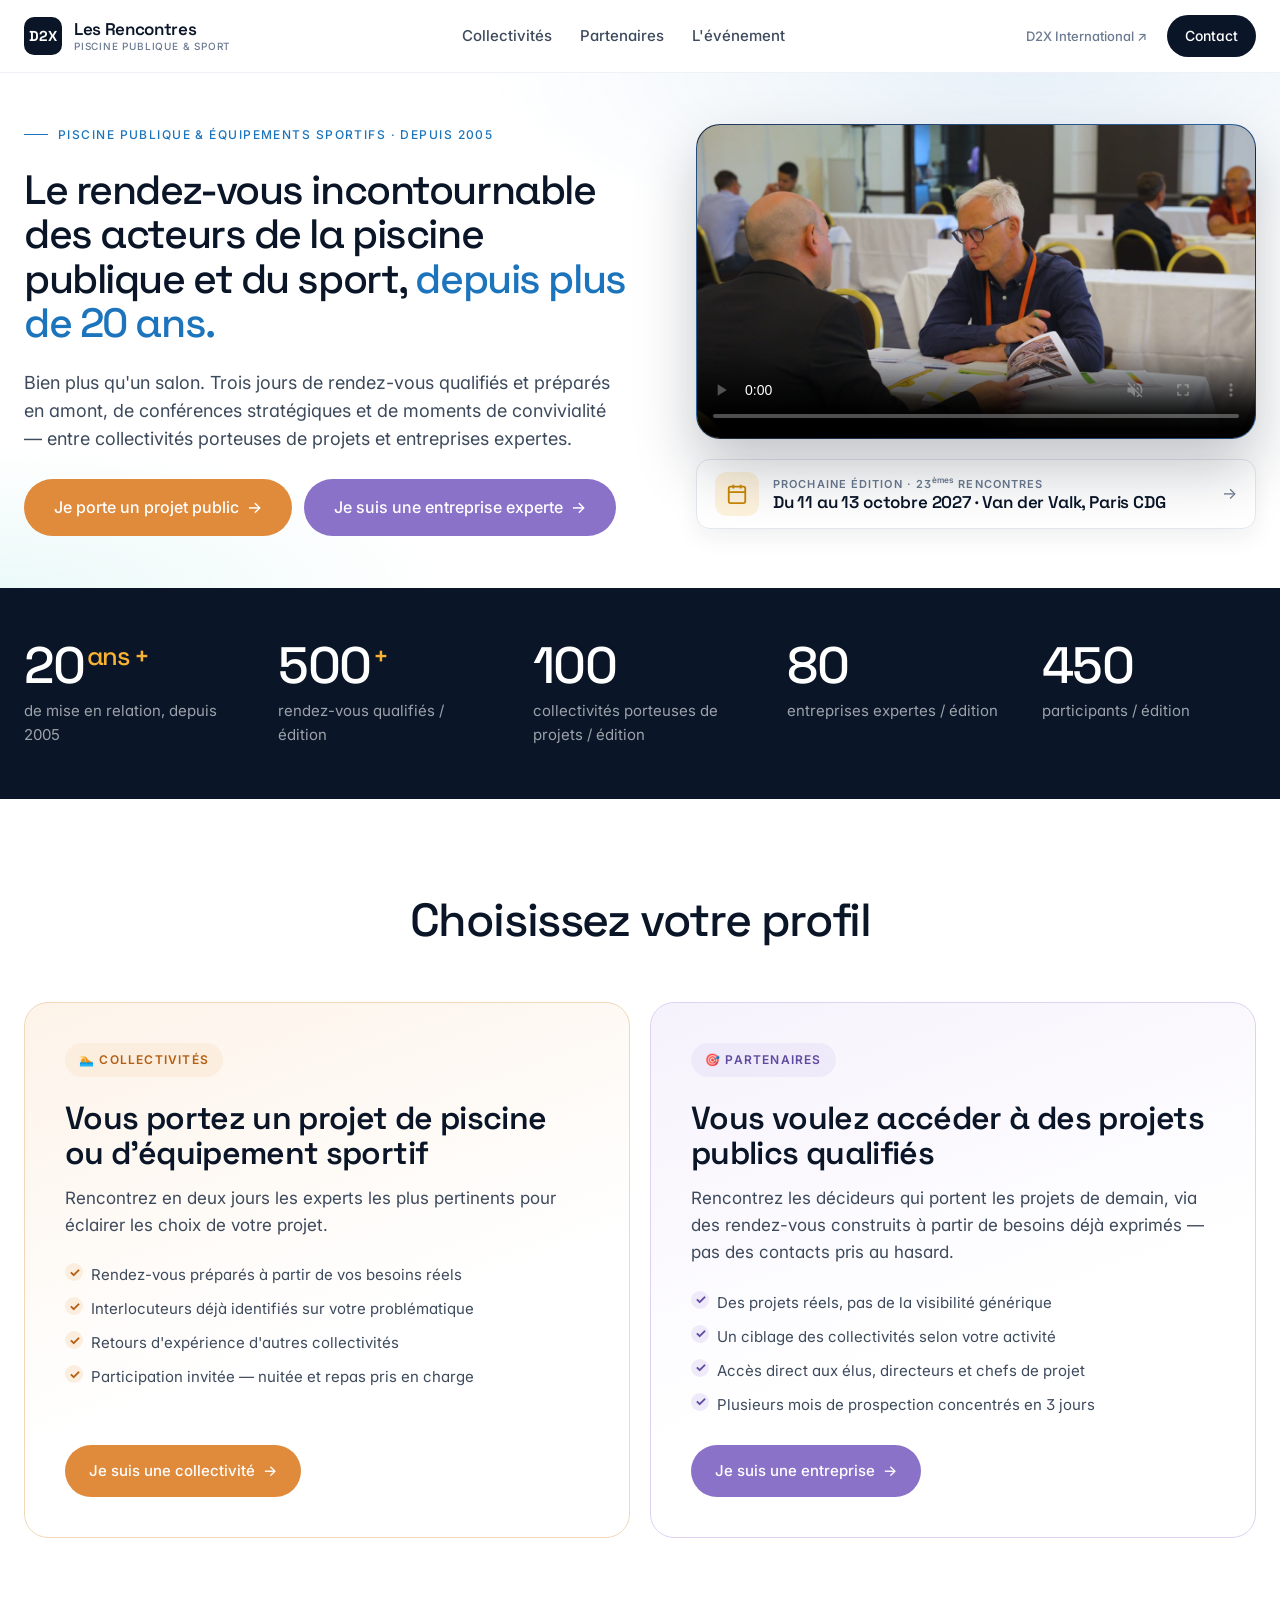
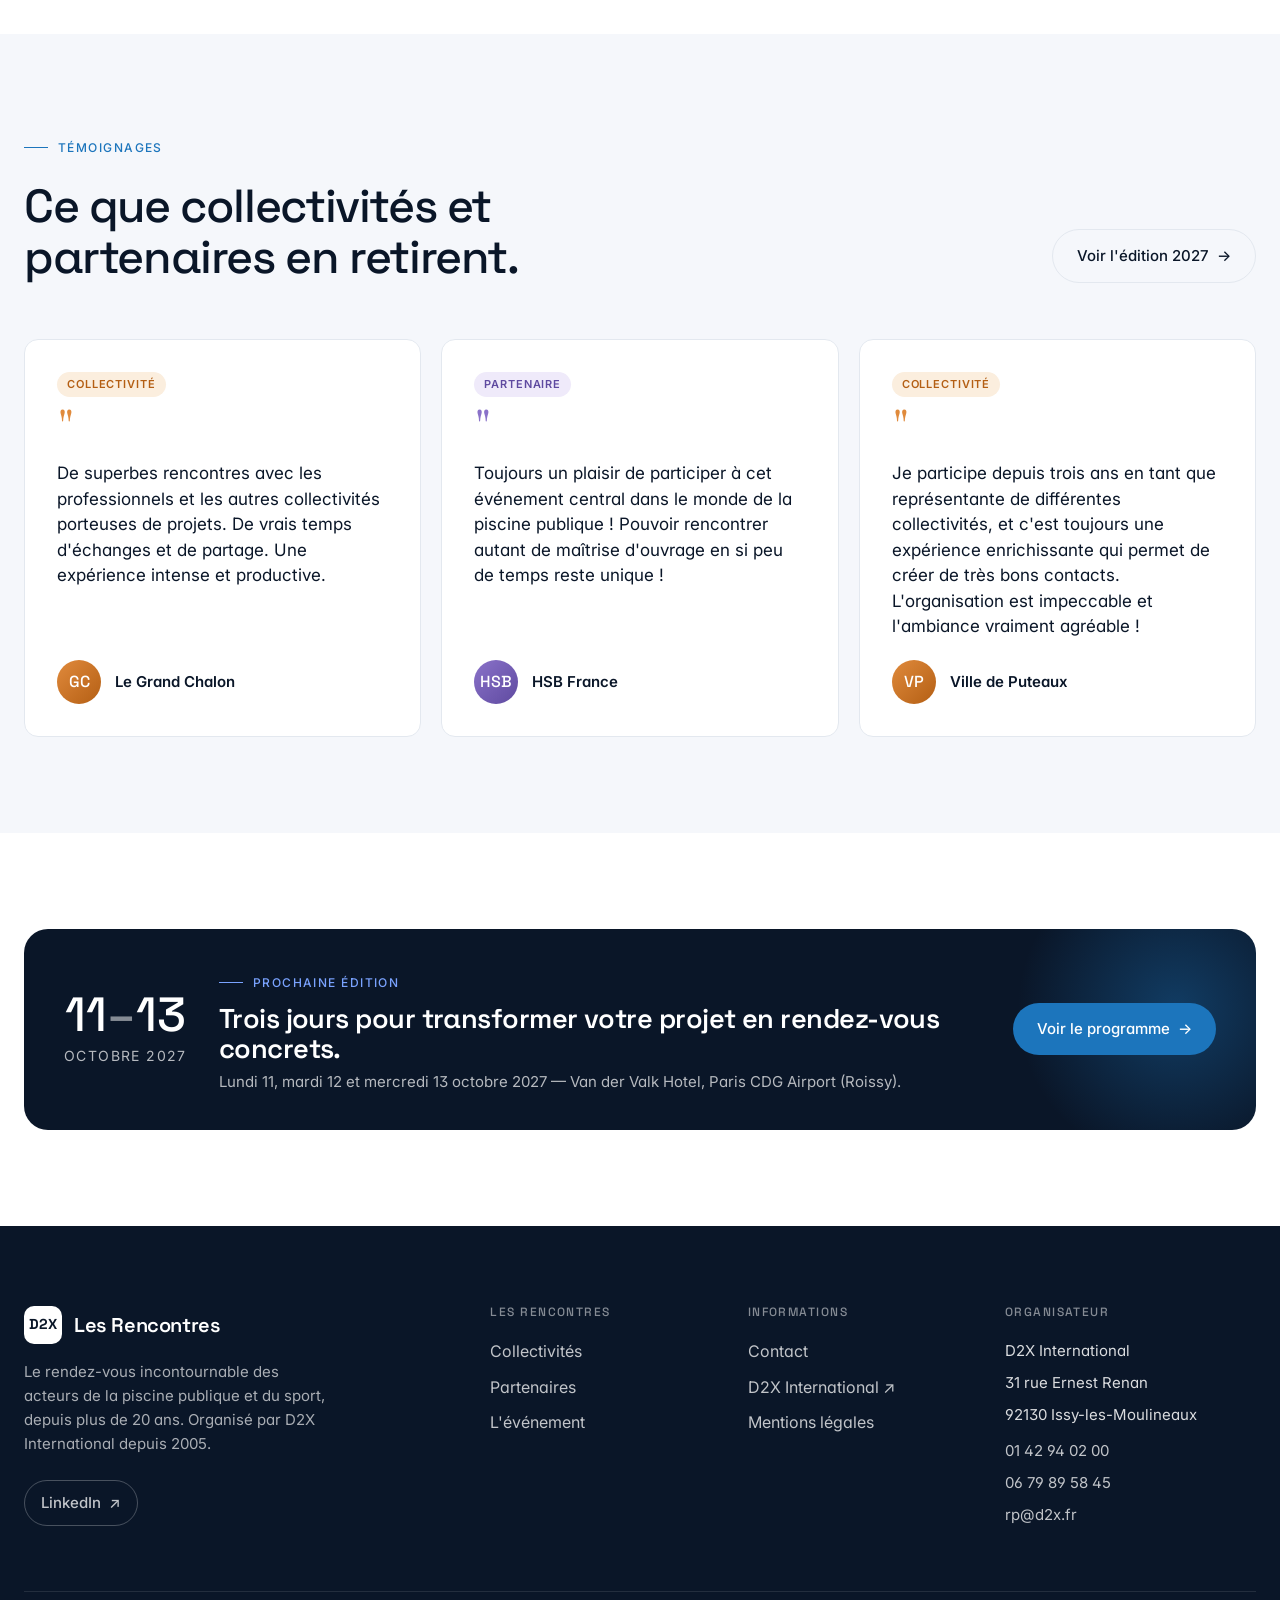
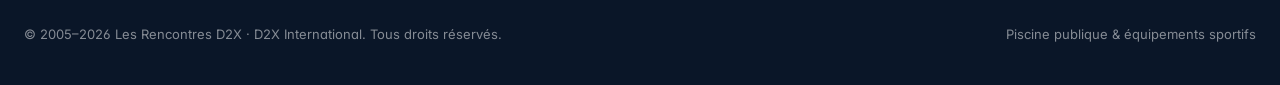
<file: index.html>
<!DOCTYPE html>
<html lang="fr">
<head>
<meta charset="UTF-8" />
<meta name="viewport" content="width=device-width, initial-scale=1.0" />
<meta name="description" content="Les Rencontres D2X ne sont pas un salon. C'est le système de mise en relation qui transforme un projet public de piscine ou d'équipement sportif en rendez-vous qualifiés, préparés en amont. 20 ans de mise en relation entre collectivités et entreprises expertes." />
<meta name="keywords" content="Rencontres D2X, piscine publique, équipements sportifs, rendez-vous qualifiés, maîtres d'ouvrage, collectivités, mise en relation, centre aquatique, D2X International" />
<meta name="author" content="D2X International" />
<meta name="robots" content="index, follow" />
<link rel="canonical" href="https://www.rencontresd2x.com/" />
<link rel="icon" type="image/png" sizes="32x32" href="assets/favicon-32.png" />
<link rel="icon" type="image/png" sizes="256x256" href="assets/favicon.png" />
<link rel="apple-touch-icon" sizes="180x180" href="assets/apple-touch-icon.png" />
<title>Les Rencontres D2X — Ce n'est pas un salon, c'est un système de mise en relation</title>
<meta property="og:type" content="website" />
<meta property="og:site_name" content="Les Rencontres D2X" />
<meta property="og:locale" content="fr_FR" />
<meta property="og:url" content="https://www.rencontresd2x.com/" />
<meta property="og:title" content="Les Rencontres D2X — Ce n'est pas un salon" />
<meta property="og:description" content="Le système de mise en relation qui transforme un projet public en rendez-vous qualifiés. 20 ans de mise en relation entre collectivités et entreprises expertes." />
<meta property="og:image" content="https://www.rencontresd2x.com/assets/og/og-default.jpg" />
<meta name="twitter:card" content="summary_large_image" />
<link rel="preconnect" href="https://fonts.googleapis.com" />
<link rel="preconnect" href="https://fonts.gstatic.com" crossorigin />
<link href="https://fonts.googleapis.com/css2?family=Inter:wght@400;500;600;700&family=Space+Grotesk:wght@400;500;600&family=Instrument+Serif&display=swap" rel="stylesheet" />
<link rel="stylesheet" href="styles.css" />
</head>
<body>

<!-- NAV -->
<header class="nav" id="nav">
  <div class="nav__inner">
    <a href="index.html" class="nav__logo" aria-label="Les Rencontres D2X — accueil">
      <span class="nav__logo-mark">D2X</span>
      <span class="nav__logo-text">
        <span class="nav__logo-name">Les Rencontres</span>
        <span class="nav__logo-sub">Piscine publique &amp; sport</span>
      </span>
    </a>
    <nav>
      <ul class="nav__links">
        <li><a href="collectivites.html">Collectivités</a></li>
        <li><a href="partenaires.html">Partenaires</a></li>
        <li><a href="evenement.html">L'événement</a></li>
      </ul>
    </nav>
    <div class="nav__right">
      <a href="https://www.d2x.fr/" target="_blank" rel="noopener" class="nav__corp">D2X International ↗</a>
      <a href="contact.html" class="nav__cta">Contact</a>
    </div>
    <button class="nav__burger" id="burger" aria-label="Menu"><span></span></button>
  </div>
  <div class="nav__mobile" id="mobileMenu">
    <a href="collectivites.html">Collectivités</a>
    <a href="partenaires.html">Partenaires</a>
    <a href="evenement.html">L'événement</a>
    <a href="contact.html">Contact</a>
    <a href="https://www.d2x.fr/" target="_blank" rel="noopener">D2X International ↗</a>
  </div>
</header>

<main>

  <!-- HERO -->
  <section class="hero">
    <div class="hero__bg"></div>
    <div class="container">
      <div class="hero__grid">
        <div class="reveal">
          <span class="eyebrow">Piscine publique &amp; équipements sportifs · depuis 2005</span>
          <h1 class="hero__title">Le rendez-vous incontournable des acteurs de la piscine publique et du sport, <em>depuis plus de 20 ans.</em></h1>
          <p class="hero__desc">Bien plus qu'un salon. Trois jours de rendez-vous qualifiés et préparés en amont, de conférences stratégiques et de moments de convivialité — entre collectivités porteuses de projets et entreprises expertes.</p>
          <div class="hero__ctas">
            <a href="collectivites.html" class="btn btn--collectivite btn--lg">Je porte un projet public <span class="arrow">→</span></a>
            <a href="partenaires.html" class="btn btn--partenaire btn--lg">Je suis une entreprise experte <span class="arrow">→</span></a>
          </div>
        </div>
        <div class="hero__side reveal" data-delay="2">
          <div class="hero__video hero__video--player">
            <video class="hero__video-el" autoplay muted loop playsinline controls preload="auto" poster="assets/presentation-poster.jpg">
              <source src="assets/presentation.mp4" type="video/mp4" />
              Votre navigateur ne prend pas en charge la lecture vidéo.
            </video>
          </div>
          <a href="evenement.html" class="hero__edition">
            <span class="hero__edition-icon"><svg width="22" height="22" viewBox="0 0 24 24" fill="none" stroke="currentColor" stroke-width="2"><rect x="3" y="4" width="18" height="18" rx="2"/><path d="M16 2v4M8 2v4M3 10h18"/></svg></span>
            <span class="hero__edition-text">
              <span class="hero__edition-tag">Prochaine édition · 23<sup>èmes</sup> Rencontres</span>
              <span class="hero__edition-date">Du 11 au 13 octobre 2027 · Van der Valk, Paris CDG</span>
            </span>
            <span class="arrow">→</span>
          </a>
        </div>
      </div>
    </div>
  </section>

  <!-- STATS band -->
  <section class="stats">
    <div class="container">
      <div class="stats__grid stats__grid--5">
        <div class="stats__item"><div class="stats__num">20<sup>ans +</sup></div><div class="stats__label">de mise en relation, depuis 2005</div></div>
        <div class="stats__item"><div class="stats__num">500<sup>+</sup></div><div class="stats__label">rendez-vous qualifiés / édition</div></div>
        <div class="stats__item"><div class="stats__num">100</div><div class="stats__label">collectivités porteuses de projets / édition</div></div>
        <div class="stats__item"><div class="stats__num">80</div><div class="stats__label">entreprises expertes / édition</div></div>
        <div class="stats__item"><div class="stats__num">450</div><div class="stats__label">participants / édition</div></div>
      </div>
    </div>
  </section>

  <!-- DOUBLE ENTRÉE persona -->
  <section>
    <div class="container">
      <div class="section-header section-header--center">
        <div class="section-header__text">
          <h2>Choisissez votre profil</h2>
        </div>
      </div>
      <div class="persona-split reveal">
        <div class="persona-card persona-card--collectivite">
          <span class="persona-card__badge">🏊 Collectivités</span>
          <h3 class="persona-card__title">Vous portez un projet de piscine ou d'équipement sportif</h3>
          <p class="persona-card__desc">Rencontrez en deux jours les experts les plus pertinents pour éclairer les choix de votre projet.</p>
          <ul class="persona-card__list">
            <li>Rendez-vous préparés à partir de vos besoins réels</li>
            <li>Interlocuteurs déjà identifiés sur votre problématique</li>
            <li>Retours d'expérience d'autres collectivités</li>
            <li>Participation invitée — nuitée et repas pris en charge</li>
          </ul>
          <div class="persona-card__cta">
            <a href="collectivites.html" class="btn btn--collectivite">Je suis une collectivité <span class="arrow">→</span></a>
          </div>
        </div>
        <div class="persona-card persona-card--partenaire">
          <span class="persona-card__badge">🎯 Partenaires</span>
          <h3 class="persona-card__title">Vous voulez accéder à des projets publics qualifiés</h3>
          <p class="persona-card__desc">Rencontrez les décideurs qui portent les projets de demain, via des rendez-vous construits à partir de besoins déjà exprimés — pas des contacts pris au hasard.</p>
          <ul class="persona-card__list">
            <li>Des projets réels, pas de la visibilité générique</li>
            <li>Un ciblage des collectivités selon votre activité</li>
            <li>Accès direct aux élus, directeurs et chefs de projet</li>
            <li>Plusieurs mois de prospection concentrés en 3 jours</li>
          </ul>
          <div class="persona-card__cta">
            <a href="partenaires.html" class="btn btn--partenaire">Je suis une entreprise <span class="arrow">→</span></a>
          </div>
        </div>
      </div>
    </div>
  </section>

  <!-- PREUVES : témoignages -->
  <section class="compare">
    <div class="container">
      <div class="section-header">
        <div class="section-header__text">
          <span class="eyebrow">Témoignages</span>
          <h2>Ce que collectivités et partenaires en retirent.</h2>
        </div>
        <a href="evenement.html" class="btn btn--ghost">Voir l'édition 2027 <span class="arrow">→</span></a>
      </div>
      <div class="quotes">
        <div class="quote quote--collectivite reveal">
          <span class="quote__tag quote__tag--collectivite">Collectivité</span>
          <div class="quote__mark">"</div>
          <p class="quote__text">De superbes rencontres avec les professionnels et les autres collectivités porteuses de projets. De vrais temps d'échanges et de partage. Une expérience intense et productive.</p>
          <div class="quote__author">
            <span class="quote__avatar">GC</span>
            <div><div class="quote__name">Le Grand Chalon</div></div>
          </div>
        </div>
        <div class="quote quote--partenaire reveal" data-delay="1">
          <span class="quote__tag quote__tag--partenaire">Partenaire</span>
          <div class="quote__mark">"</div>
          <p class="quote__text">Toujours un plaisir de participer à cet événement central dans le monde de la piscine publique ! Pouvoir rencontrer autant de maîtrise d'ouvrage en si peu de temps reste unique !</p>
          <div class="quote__author">
            <span class="quote__avatar">HSB</span>
            <div><div class="quote__name">HSB France</div></div>
          </div>
        </div>
        <div class="quote quote--collectivite reveal" data-delay="2">
          <span class="quote__tag quote__tag--collectivite">Collectivité</span>
          <div class="quote__mark">"</div>
          <p class="quote__text">Je participe depuis trois ans en tant que représentante de différentes collectivités, et c'est toujours une expérience enrichissante qui permet de créer de très bons contacts. L'organisation est impeccable et l'ambiance vraiment agréable !</p>
          <div class="quote__author">
            <span class="quote__avatar">VP</span>
            <div><div class="quote__name">Ville de Puteaux</div></div>
          </div>
        </div>
      </div>
    </div>
  </section>

  <!-- PROCHAINE ÉDITION -->
  <section>
    <div class="container">
      <div class="edition reveal">
        <div class="edition__date">
          <div class="edition__day">11<span style="opacity:.5">–</span>13</div>
          <div class="edition__month">Octobre 2027</div>
        </div>
        <div class="edition__info">
          <span class="eyebrow eyebrow--light" style="margin-bottom:12px;">Prochaine édition</span>
          <h3>Trois jours pour transformer votre projet en rendez-vous concrets.</h3>
          <p>Lundi 11, mardi 12 et mercredi 13 octobre 2027 — Van der Valk Hotel, Paris CDG Airport (Roissy).</p>
        </div>
        <div class="edition__cta">
          <a href="evenement.html" class="btn btn--blue">Voir le programme <span class="arrow">→</span></a>
        </div>
      </div>
    </div>
  </section>


</main>

<!-- FOOTER -->
<footer class="footer">
  <div class="container">
    <div class="footer__grid">
      <div>
        <div class="footer__logo">
          <span class="nav__logo-mark">D2X</span>
          <span class="footer__logo-name">Les Rencontres</span>
        </div>
        <p class="footer__tagline">Le rendez-vous incontournable des acteurs de la piscine publique et du sport, depuis plus de 20 ans. Organisé par D2X International depuis 2005.</p>
        <a href="https://www.linkedin.com/company/d2x-international/" target="_blank" rel="noopener" class="btn btn--ghost-light" style="padding:10px 16px;">LinkedIn <span class="arrow">↗</span></a>
      </div>
      <div>
        <h4>Les Rencontres</h4>
        <ul>
          <li><a href="collectivites.html">Collectivités</a></li>
          <li><a href="partenaires.html">Partenaires</a></li>
          <li><a href="evenement.html">L'événement</a></li>
        </ul>
      </div>
      <div>
        <h4>Informations</h4>
        <ul>
          <li><a href="contact.html">Contact</a></li>
          <li><a href="https://www.d2x.fr/" target="_blank" rel="noopener">D2X International ↗</a></li>
          <li><a href="mentions-legales.html">Mentions légales</a></li>
        </ul>
      </div>
      <div>
        <h4>Organisateur</h4>
        <span class="footer__contact-line">D2X International</span>
        <span class="footer__contact-line">31 rue Ernest Renan</span>
        <span class="footer__contact-line">92130 Issy-les-Moulineaux</span>
        <span class="footer__contact-line" style="margin-top:12px; display:block;"><a href="tel:+33142940200">01 42 94 02 00</a></span><span class="footer__contact-line"><a href="tel:+33679895845">06 79 89 58 45</a></span>
        <span class="footer__contact-line"><a href="mailto:rp@d2x.fr">rp@d2x.fr</a></span>
      </div>
    </div>
    <div class="footer__bottom">
      <span>© 2005–2026 Les Rencontres D2X · D2X International. Tous droits réservés.</span>
      <span>Piscine publique &amp; équipements sportifs</span>
    </div>
  </div>
</footer>

<script>
  const burger = document.getElementById('burger');
  const nav = document.getElementById('nav');
  if (burger) burger.addEventListener('click', () => nav.classList.toggle('is-open'));

  // Respecte "animations réduites" : pas d'autoplay, on garde le poster
  const heroVid = document.querySelector('.hero__video-el');
  if (heroVid && window.matchMedia('(prefers-reduced-motion: reduce)').matches) {
    heroVid.removeAttribute('autoplay');
    heroVid.pause();
  }
</script>
</body>
</html>
</file>
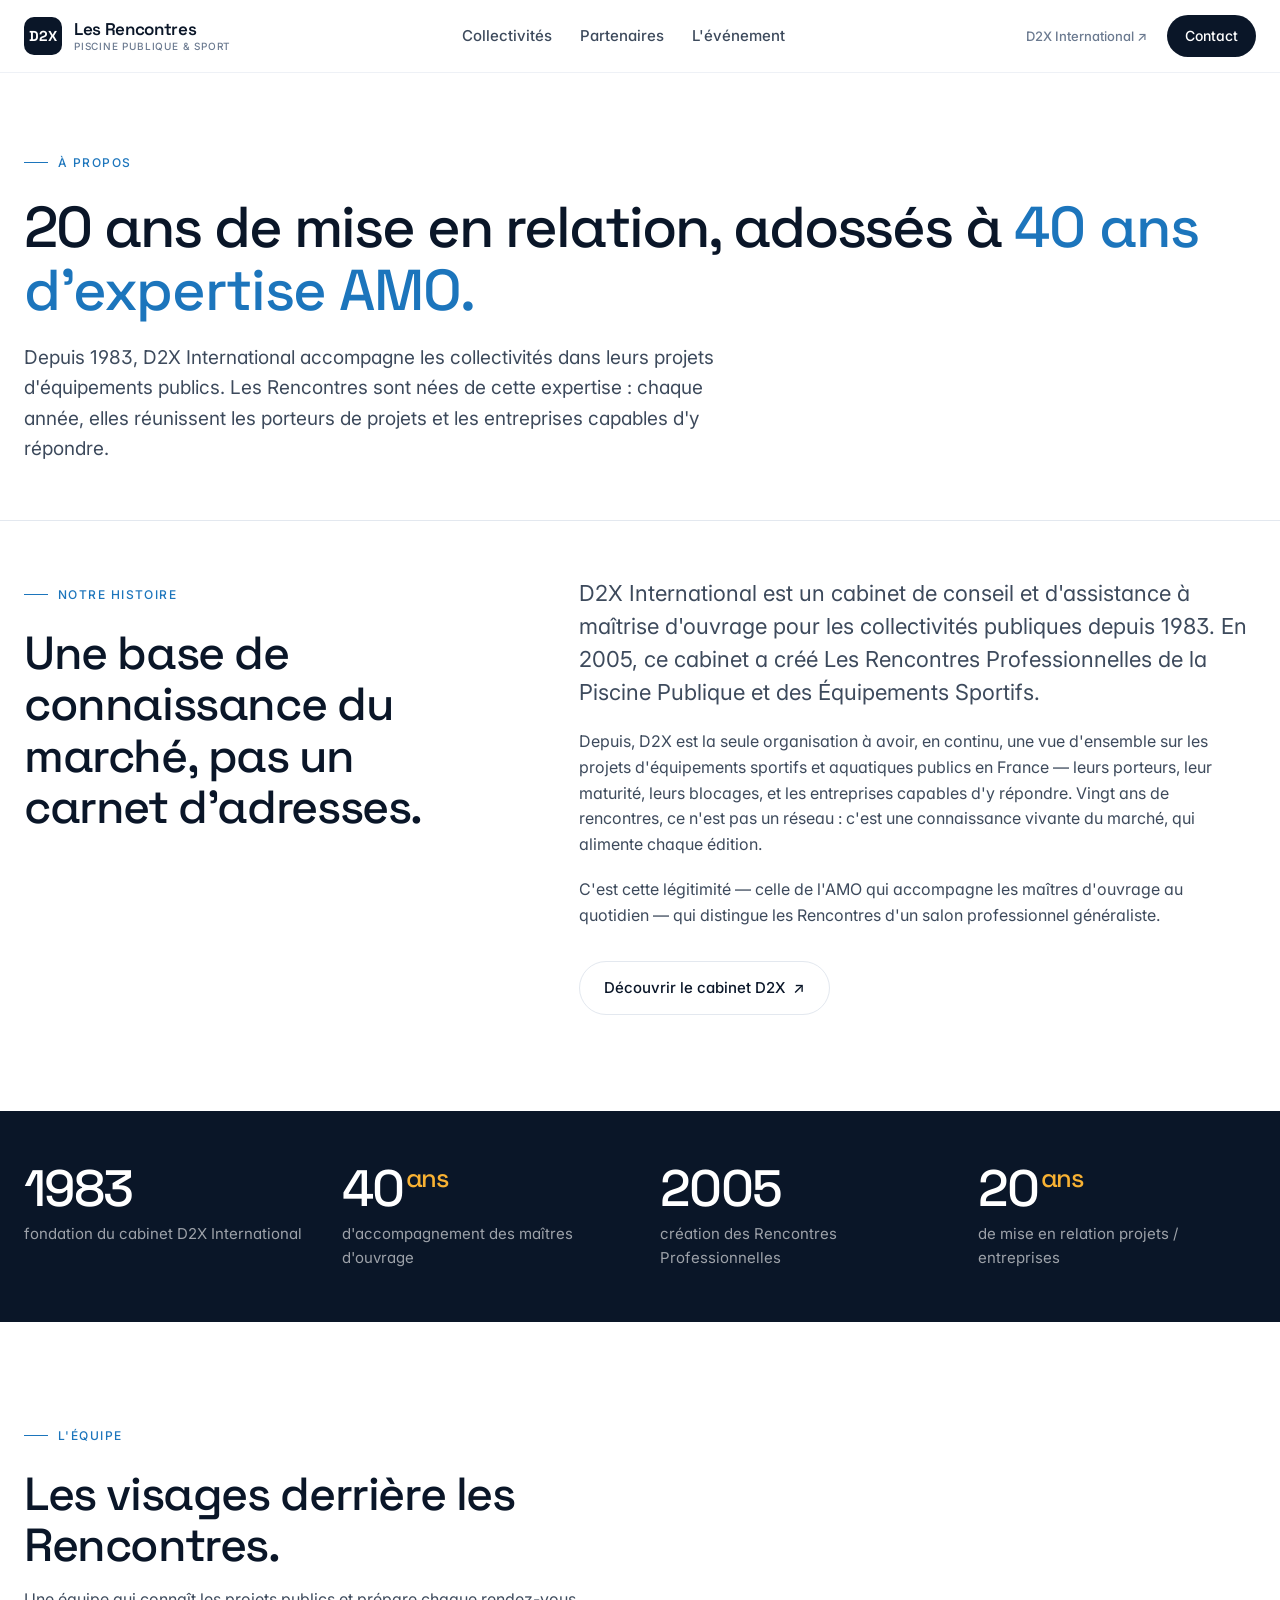
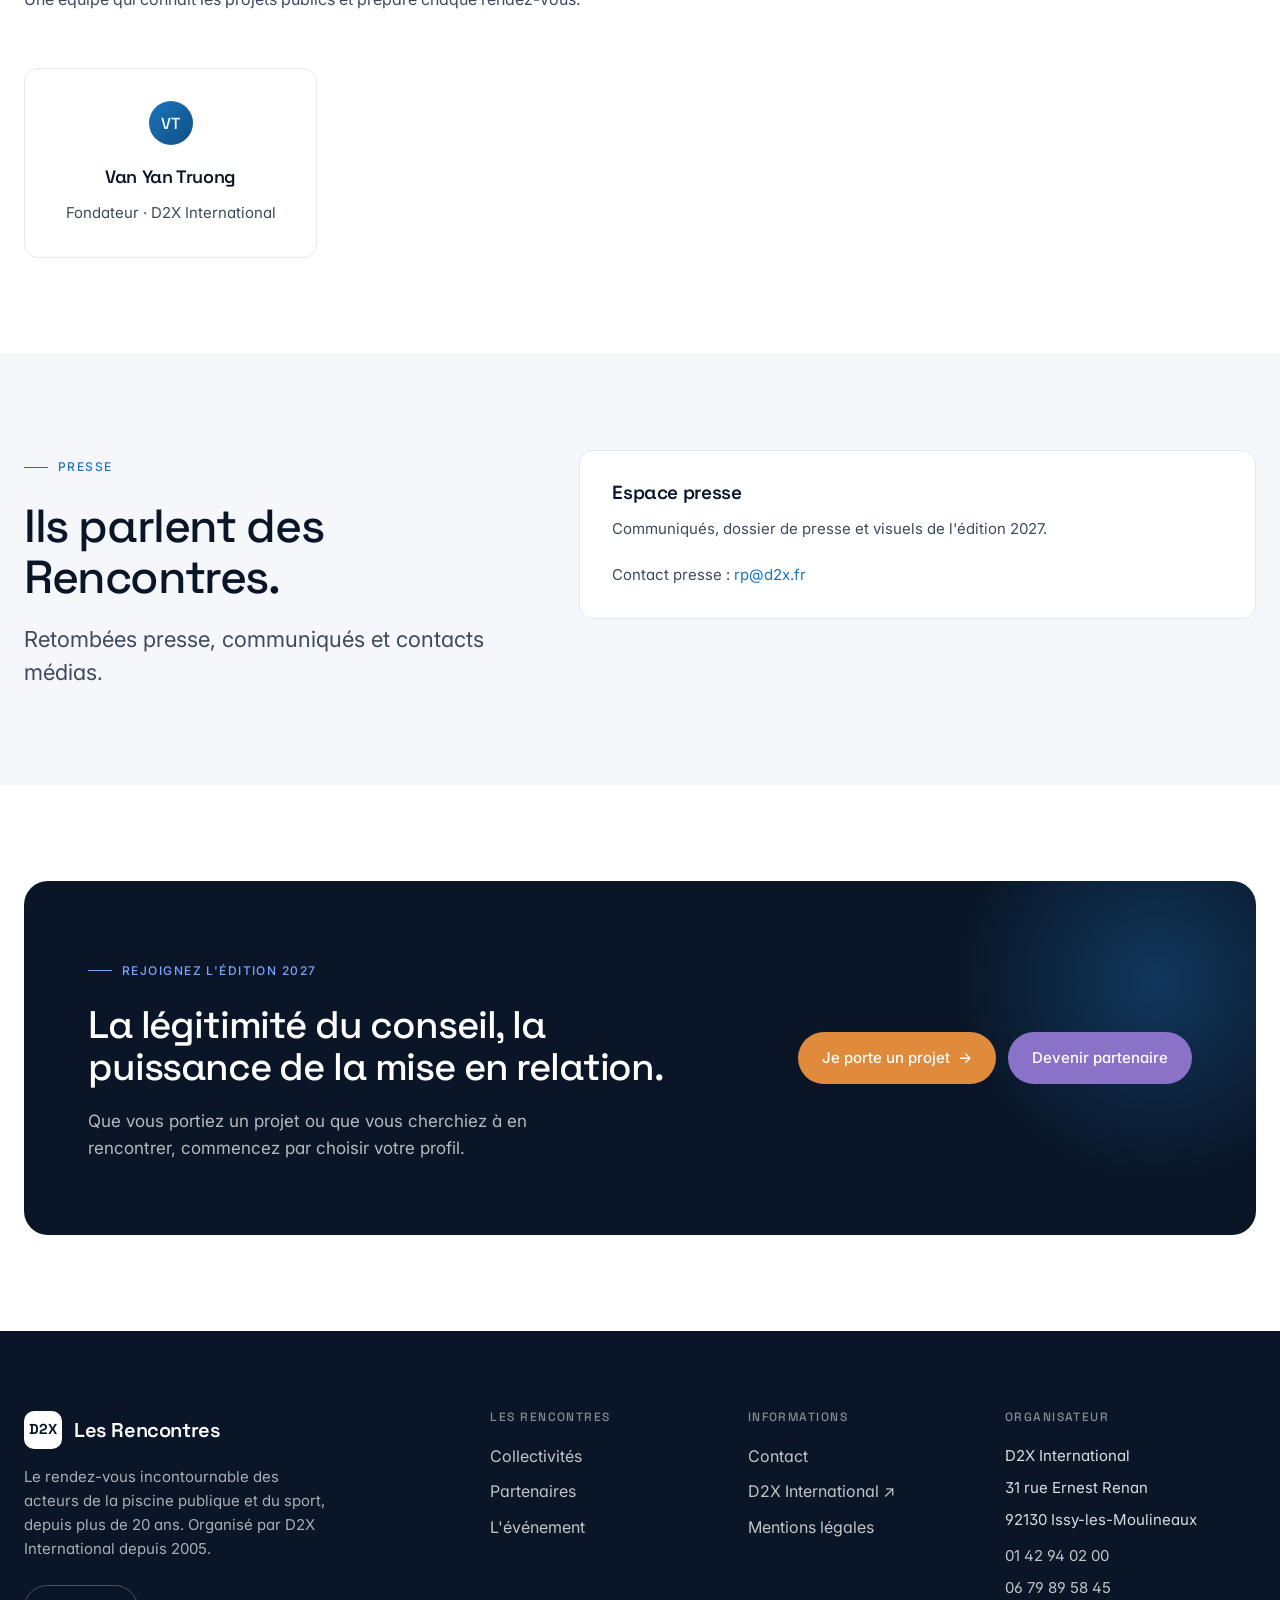
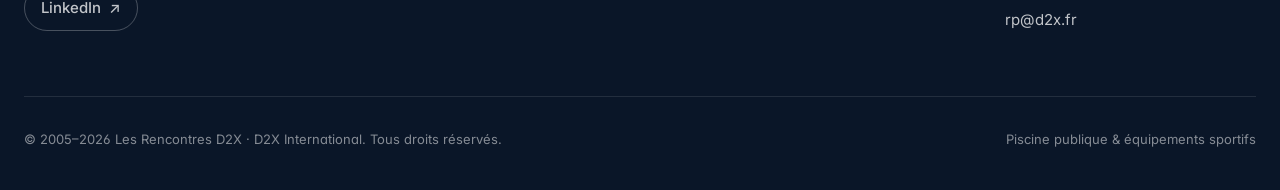
<file: a-propos.html>
<!DOCTYPE html>
<html lang="fr">
<head>
<meta charset="UTF-8" />
<meta name="viewport" content="width=device-width, initial-scale=1.0" />
<meta name="description" content="Les Rencontres D2X sont organisées depuis 2005 par D2X International, cabinet de conseil et d'assistance à maîtrise d'ouvrage pour les collectivités depuis 1983. 20 ans de mise en relation adossés à 40 ans d'expertise AMO." />
<meta name="robots" content="index, follow" />
<link rel="canonical" href="https://www.rencontresd2x.com/a-propos" />
<link rel="icon" type="image/png" sizes="32x32" href="assets/favicon-32.png" />
<link rel="apple-touch-icon" sizes="180x180" href="assets/apple-touch-icon.png" />
<title>À propos — 20 ans de mise en relation, 40 ans d'expertise AMO | Les Rencontres D2X</title>
<meta property="og:type" content="website" />
<meta property="og:title" content="À propos — Les Rencontres D2X" />
<meta property="og:url" content="https://www.rencontresd2x.com/a-propos" />
<link rel="preconnect" href="https://fonts.googleapis.com" />
<link rel="preconnect" href="https://fonts.gstatic.com" crossorigin />
<link href="https://fonts.googleapis.com/css2?family=Inter:wght@400;500;600;700&family=Space+Grotesk:wght@400;500;600&family=Instrument+Serif&display=swap" rel="stylesheet" />
<link rel="stylesheet" href="styles.css" />
</head>
<body>

<header class="nav" id="nav">
  <div class="nav__inner">
    <a href="index.html" class="nav__logo" aria-label="Les Rencontres D2X — accueil">
      <span class="nav__logo-mark">D2X</span>
      <span class="nav__logo-text"><span class="nav__logo-name">Les Rencontres</span><span class="nav__logo-sub">Piscine publique &amp; sport</span></span>
    </a>
    <nav>
      <ul class="nav__links">
        <li><a href="collectivites.html">Collectivités</a></li>
        <li><a href="partenaires.html">Partenaires</a></li>
        <li><a href="evenement.html">L'événement</a></li>
      </ul>
    </nav>
    <div class="nav__right">
      <a href="https://www.d2x.fr/" target="_blank" rel="noopener" class="nav__corp">D2X International ↗</a>
      <a href="contact.html" class="nav__cta">Contact</a>
    </div>
    <button class="nav__burger" id="burger" aria-label="Menu"><span></span></button>
  </div>
  <div class="nav__mobile" id="mobileMenu">
    <a href="collectivites.html">Collectivités</a>
    <a href="partenaires.html">Partenaires</a>
    <a href="evenement.html">L'événement</a>
    <a href="contact.html">Contact</a>
    <a href="https://www.d2x.fr/" target="_blank" rel="noopener">D2X International ↗</a>
  </div>
</header>

<main>
  <section class="page-header page-header--plain">
    <div class="container">
      <span class="eyebrow">À propos</span>
      <h1>20 ans de mise en relation, adossés à <em>40 ans d'expertise AMO.</em></h1>
      <p>Depuis 1983, D2X International accompagne les collectivités dans leurs projets d'équipements publics. Les Rencontres sont nées de cette expertise : chaque année, elles réunissent les porteurs de projets et les entreprises capables d'y répondre.</p>
    </div>
  </section>

  <!-- HISTOIRE -->
  <section style="padding-top:56px;">
    <div class="container">
      <div class="two-col">
        <div class="two-col__aside">
          <span class="eyebrow">Notre histoire</span>
          <h2>Une base de connaissance du marché, pas un carnet d'adresses.</h2>
        </div>
        <div>
          <p class="lead">D2X International est un cabinet de conseil et d'assistance à maîtrise d'ouvrage pour les collectivités publiques depuis 1983. En 2005, ce cabinet a créé Les Rencontres Professionnelles de la Piscine Publique et des Équipements Sportifs.</p>
          <p style="margin-top:20px;">Depuis, D2X est la seule organisation à avoir, en continu, une vue d'ensemble sur les projets d'équipements sportifs et aquatiques publics en France — leurs porteurs, leur maturité, leurs blocages, et les entreprises capables d'y répondre. Vingt ans de rencontres, ce n'est pas un réseau : c'est une connaissance vivante du marché, qui alimente chaque édition.</p>
          <p style="margin-top:20px;">C'est cette légitimité — celle de l'AMO qui accompagne les maîtres d'ouvrage au quotidien — qui distingue les Rencontres d'un salon professionnel généraliste.</p>
          <div class="hero__ctas" style="margin-top:32px;">
            <a href="https://www.d2x.fr/" target="_blank" rel="noopener" class="btn btn--ghost">Découvrir le cabinet D2X <span class="arrow">↗</span></a>
          </div>
        </div>
      </div>
    </div>
  </section>

  <!-- CHIFFRES -->
  <section class="stats">
    <div class="container">
      <div class="stats__grid">
        <div class="stats__item"><div class="stats__num">1983</div><div class="stats__label">fondation du cabinet D2X International</div></div>
        <div class="stats__item"><div class="stats__num">40<sup>ans</sup></div><div class="stats__label">d'accompagnement des maîtres d'ouvrage</div></div>
        <div class="stats__item"><div class="stats__num">2005</div><div class="stats__label">création des Rencontres Professionnelles</div></div>
        <div class="stats__item"><div class="stats__num">20<sup>ans</sup></div><div class="stats__label">de mise en relation projets / entreprises</div></div>
      </div>
    </div>
  </section>

  <!-- ÉQUIPE -->
  <section>
    <div class="container">
      <div class="section-header">
        <div class="section-header__text">
          <span class="eyebrow">L'équipe</span>
          <h2>Les visages derrière les Rencontres.</h2>
          <p>Une équipe qui connaît les projets publics et prépare chaque rendez-vous.</p>
        </div>
      </div>
      <div class="grid grid--4">
        <div class="card center"><span class="quote__avatar" style="margin:0 auto 8px;">VT</span><h4>Van Yan Truong</h4><p class="card__desc">Fondateur · D2X International</p></div>
      </div>
    </div>
  </section>

  <!-- PRESSE -->
  <section class="compare">
    <div class="container">
      <div class="two-col">
        <div class="two-col__aside">
          <span class="eyebrow">Presse</span>
          <h2>Ils parlent des Rencontres.</h2>
          <p class="lead" style="margin-top:20px;">Retombées presse, communiqués et contacts médias.</p>
        </div>
        <div>
          <div class="card"><h3 class="card__title">Espace presse</h3><p class="card__desc">Communiqués, dossier de presse et visuels de l'édition 2027.</p><p class="card__desc" style="margin-top:8px;">Contact presse : <a href="mailto:rp@d2x.fr" class="mono-accent">rp@d2x.fr</a></p></div>
        </div>
      </div>
    </div>
  </section>

  <!-- CTA -->
  <section class="cta">
    <div class="container">
      <div class="cta__box">
        <div>
          <span class="eyebrow eyebrow--light">Rejoignez l'édition 2027</span>
          <h2>La légitimité du conseil, la puissance de la mise en relation.</h2>
          <p>Que vous portiez un projet ou que vous cherchiez à en rencontrer, commencez par choisir votre profil.</p>
        </div>
        <div class="cta__actions">
          <a href="collectivites.html" class="btn btn--collectivite">Je porte un projet <span class="arrow">→</span></a>
          <a href="partenaires.html" class="btn btn--partenaire">Devenir partenaire</a>
        </div>
      </div>
    </div>
  </section>

</main>

<footer class="footer">
  <div class="container">
    <div class="footer__grid">
      <div>
        <div class="footer__logo"><span class="nav__logo-mark">D2X</span><span class="footer__logo-name">Les Rencontres</span></div>
        <p class="footer__tagline">Le rendez-vous incontournable des acteurs de la piscine publique et du sport, depuis plus de 20 ans. Organisé par D2X International depuis 2005.</p>
        <a href="https://www.linkedin.com/company/d2x-international/" target="_blank" rel="noopener" class="btn btn--ghost-light" style="padding:10px 16px;">LinkedIn <span class="arrow">↗</span></a>
      </div>
      <div><h4>Les Rencontres</h4><ul><li><a href="collectivites.html">Collectivités</a></li><li><a href="partenaires.html">Partenaires</a></li><li><a href="evenement.html">L'événement</a></li></ul></div>
      <div><h4>Informations</h4><ul><li><a href="contact.html">Contact</a></li><li><a href="https://www.d2x.fr/" target="_blank" rel="noopener">D2X International ↗</a></li><li><a href="mentions-legales.html">Mentions légales</a></li></ul></div>
      <div><h4>Organisateur</h4><span class="footer__contact-line">D2X International</span><span class="footer__contact-line">31 rue Ernest Renan</span><span class="footer__contact-line">92130 Issy-les-Moulineaux</span><span class="footer__contact-line" style="margin-top:12px; display:block;"><a href="tel:+33142940200">01 42 94 02 00</a></span><span class="footer__contact-line"><a href="tel:+33679895845">06 79 89 58 45</a></span><span class="footer__contact-line"><a href="mailto:rp@d2x.fr">rp@d2x.fr</a></span></div>
    </div>
    <div class="footer__bottom"><span>© 2005–2026 Les Rencontres D2X · D2X International. Tous droits réservés.</span><span>Piscine publique &amp; équipements sportifs</span></div>
  </div>
</footer>

<script>
  const burger = document.getElementById('burger');
  const nav = document.getElementById('nav');
  if (burger) burger.addEventListener('click', () => nav.classList.toggle('is-open'));
</script>
</body>
</html>
</file>
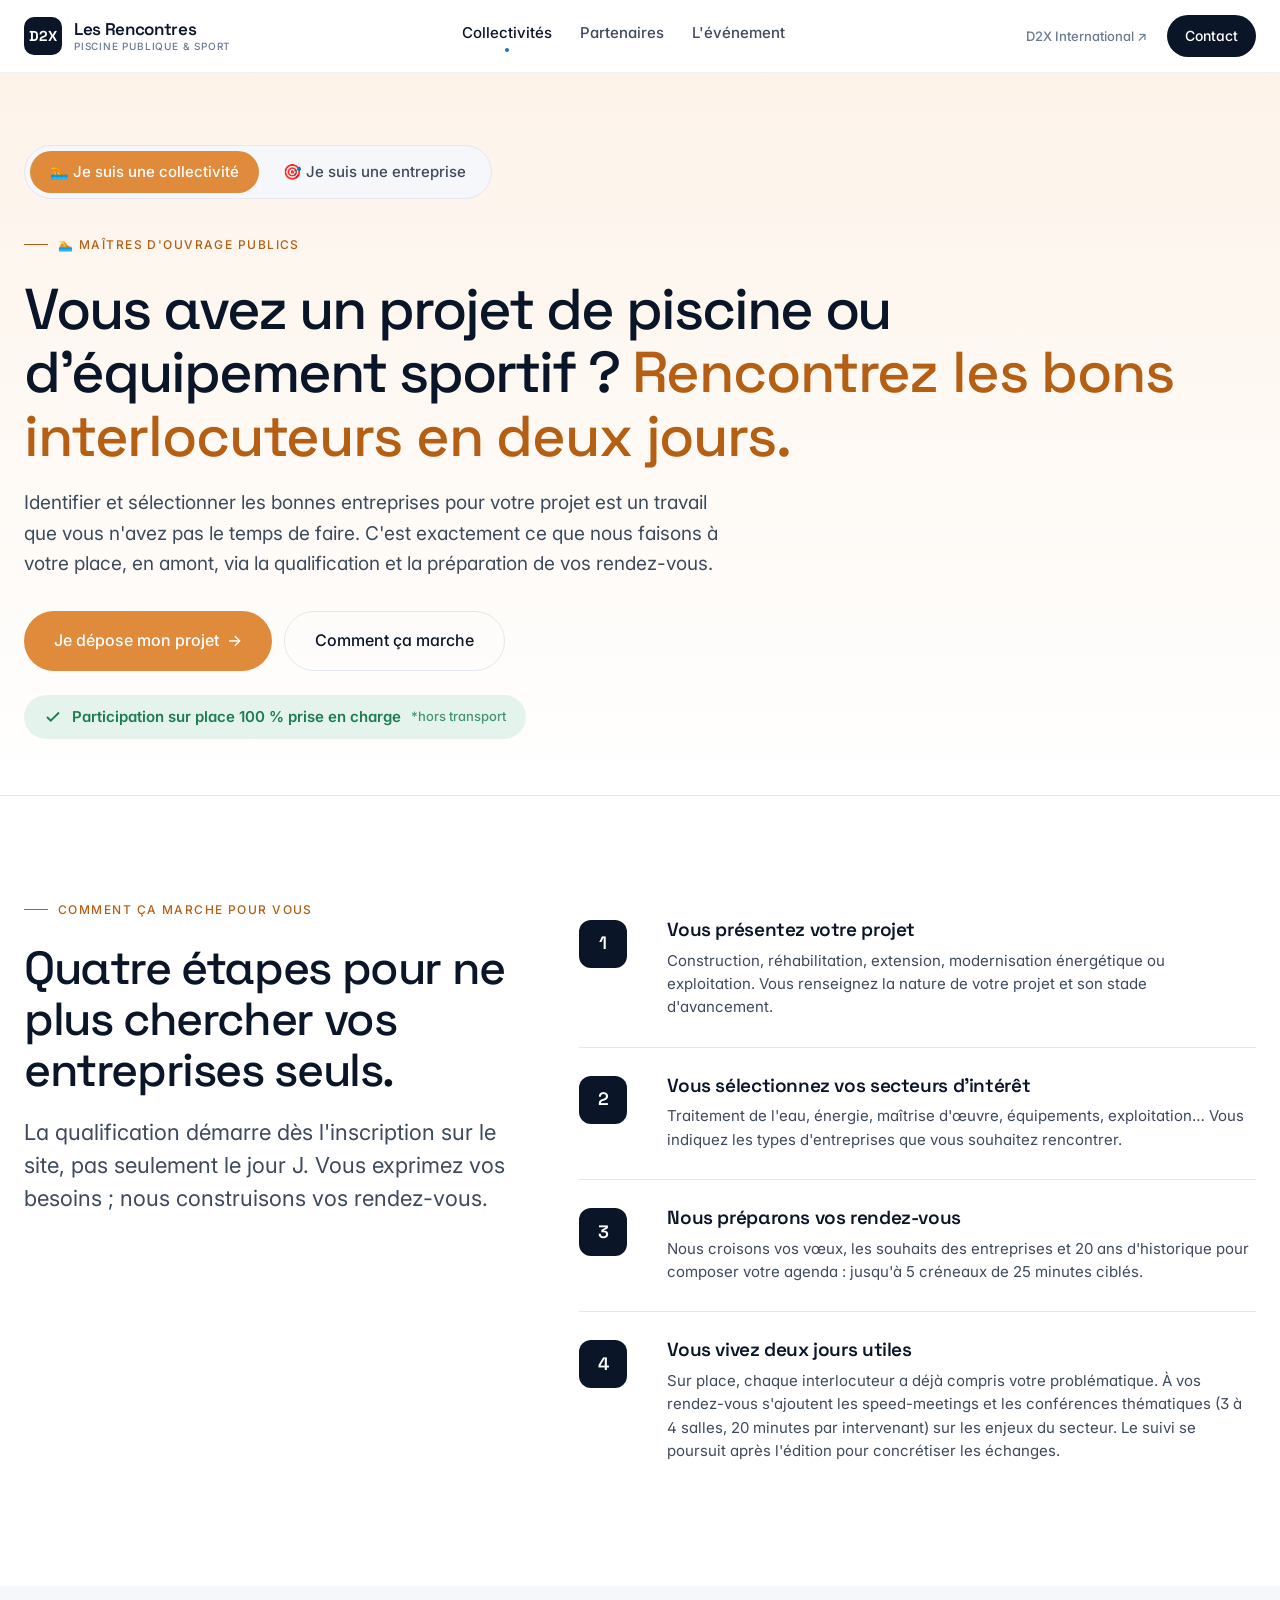
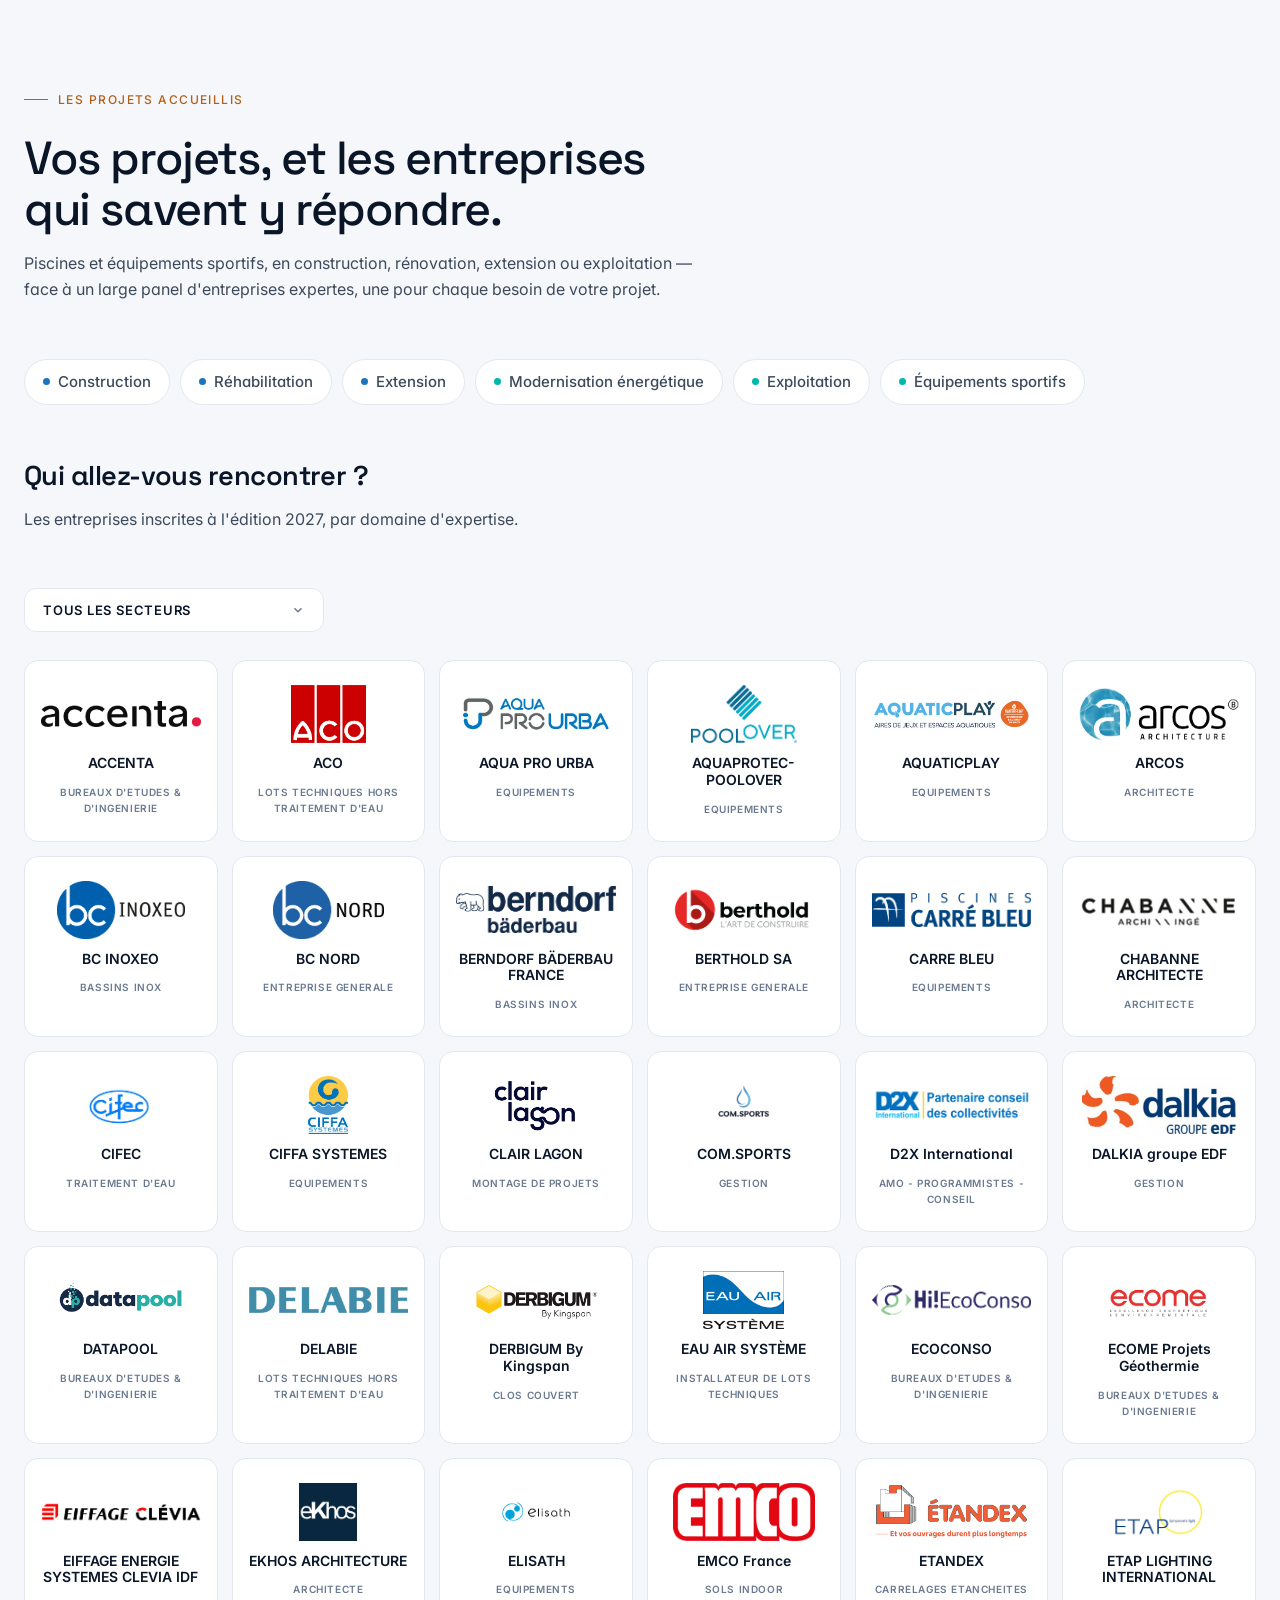
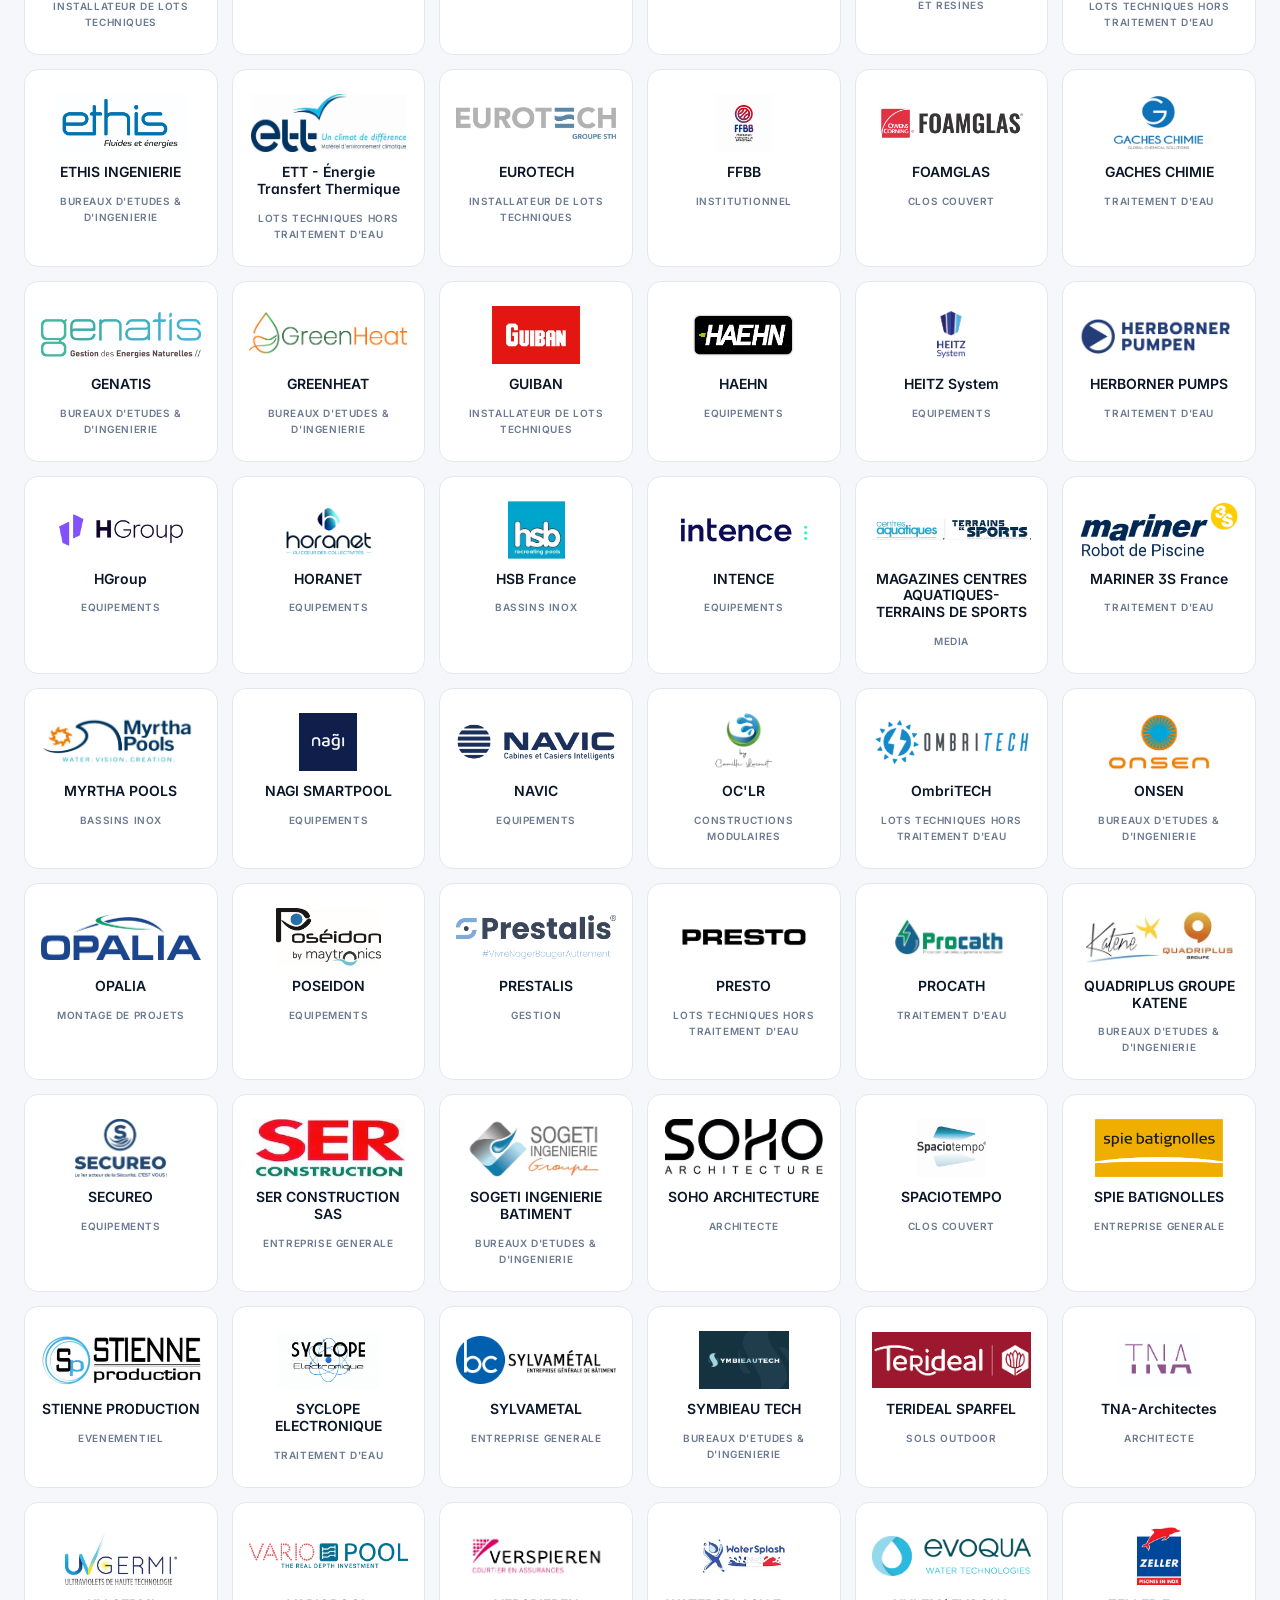
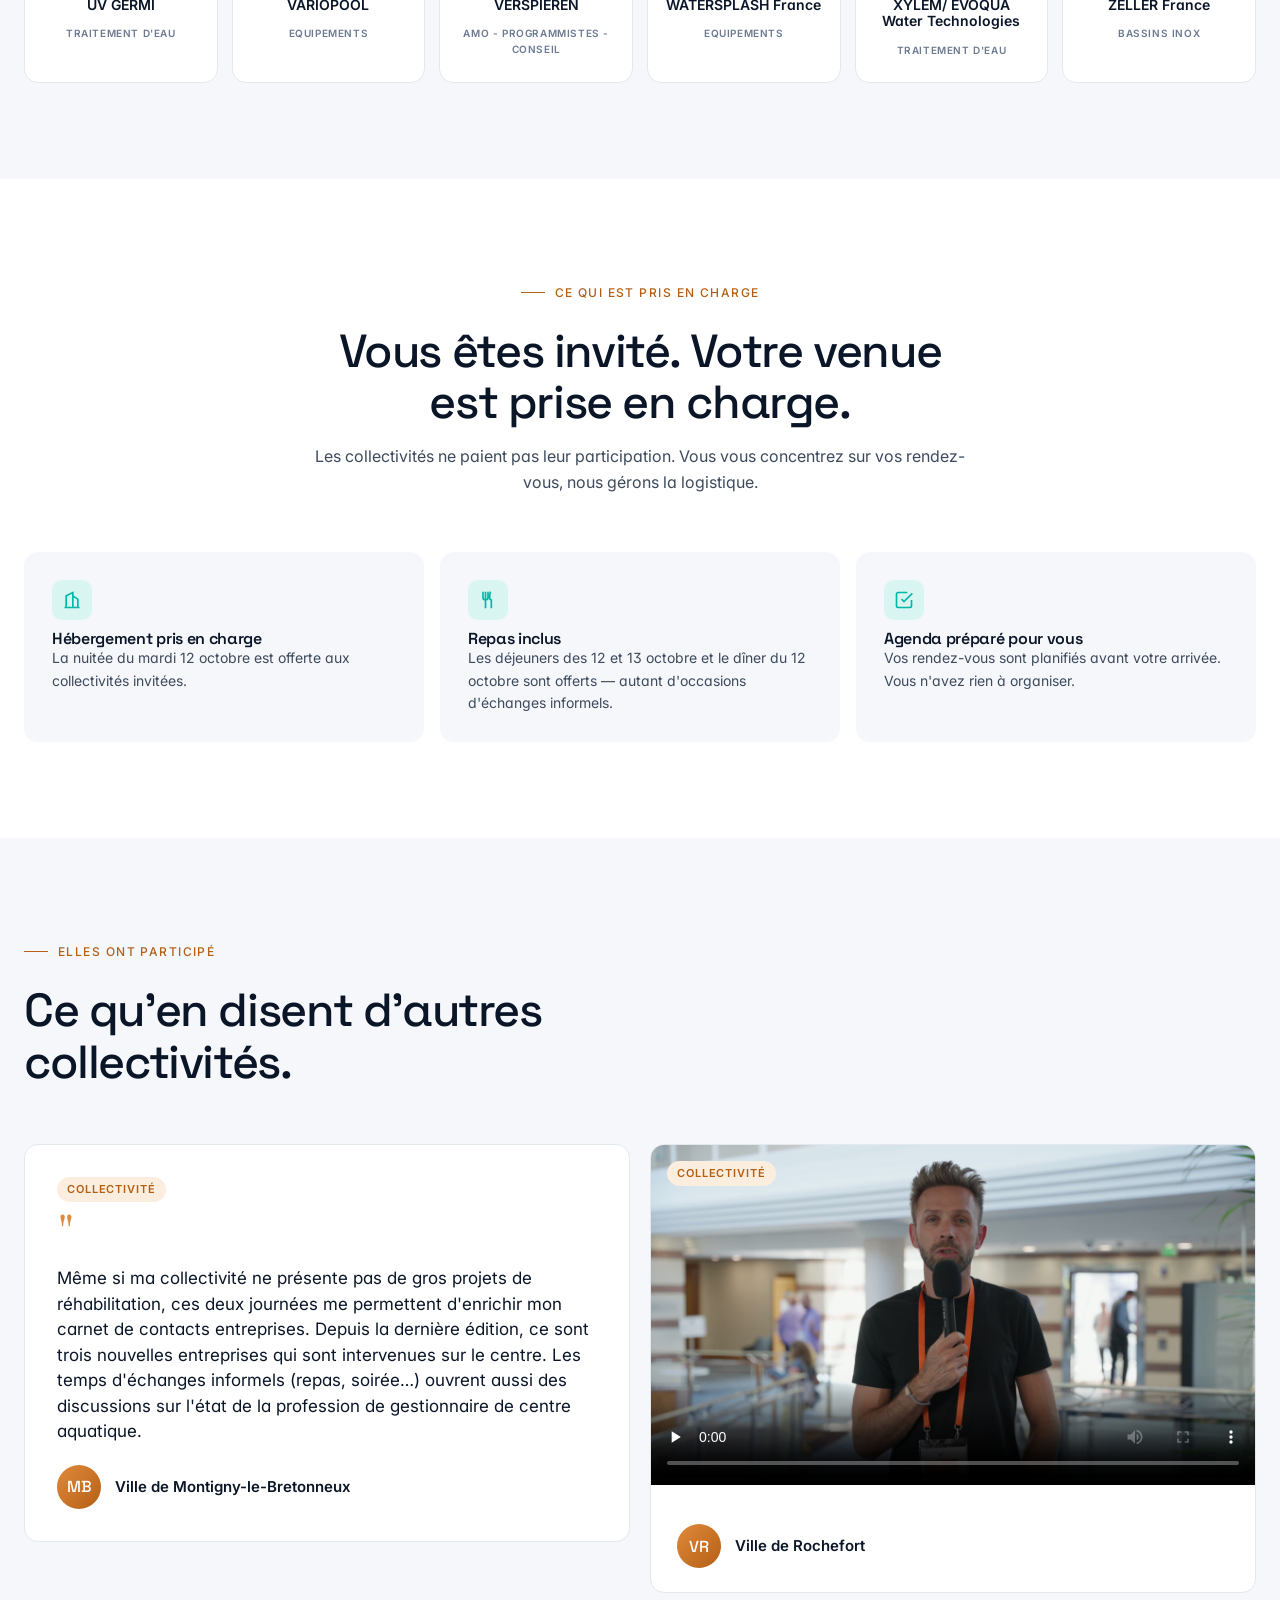
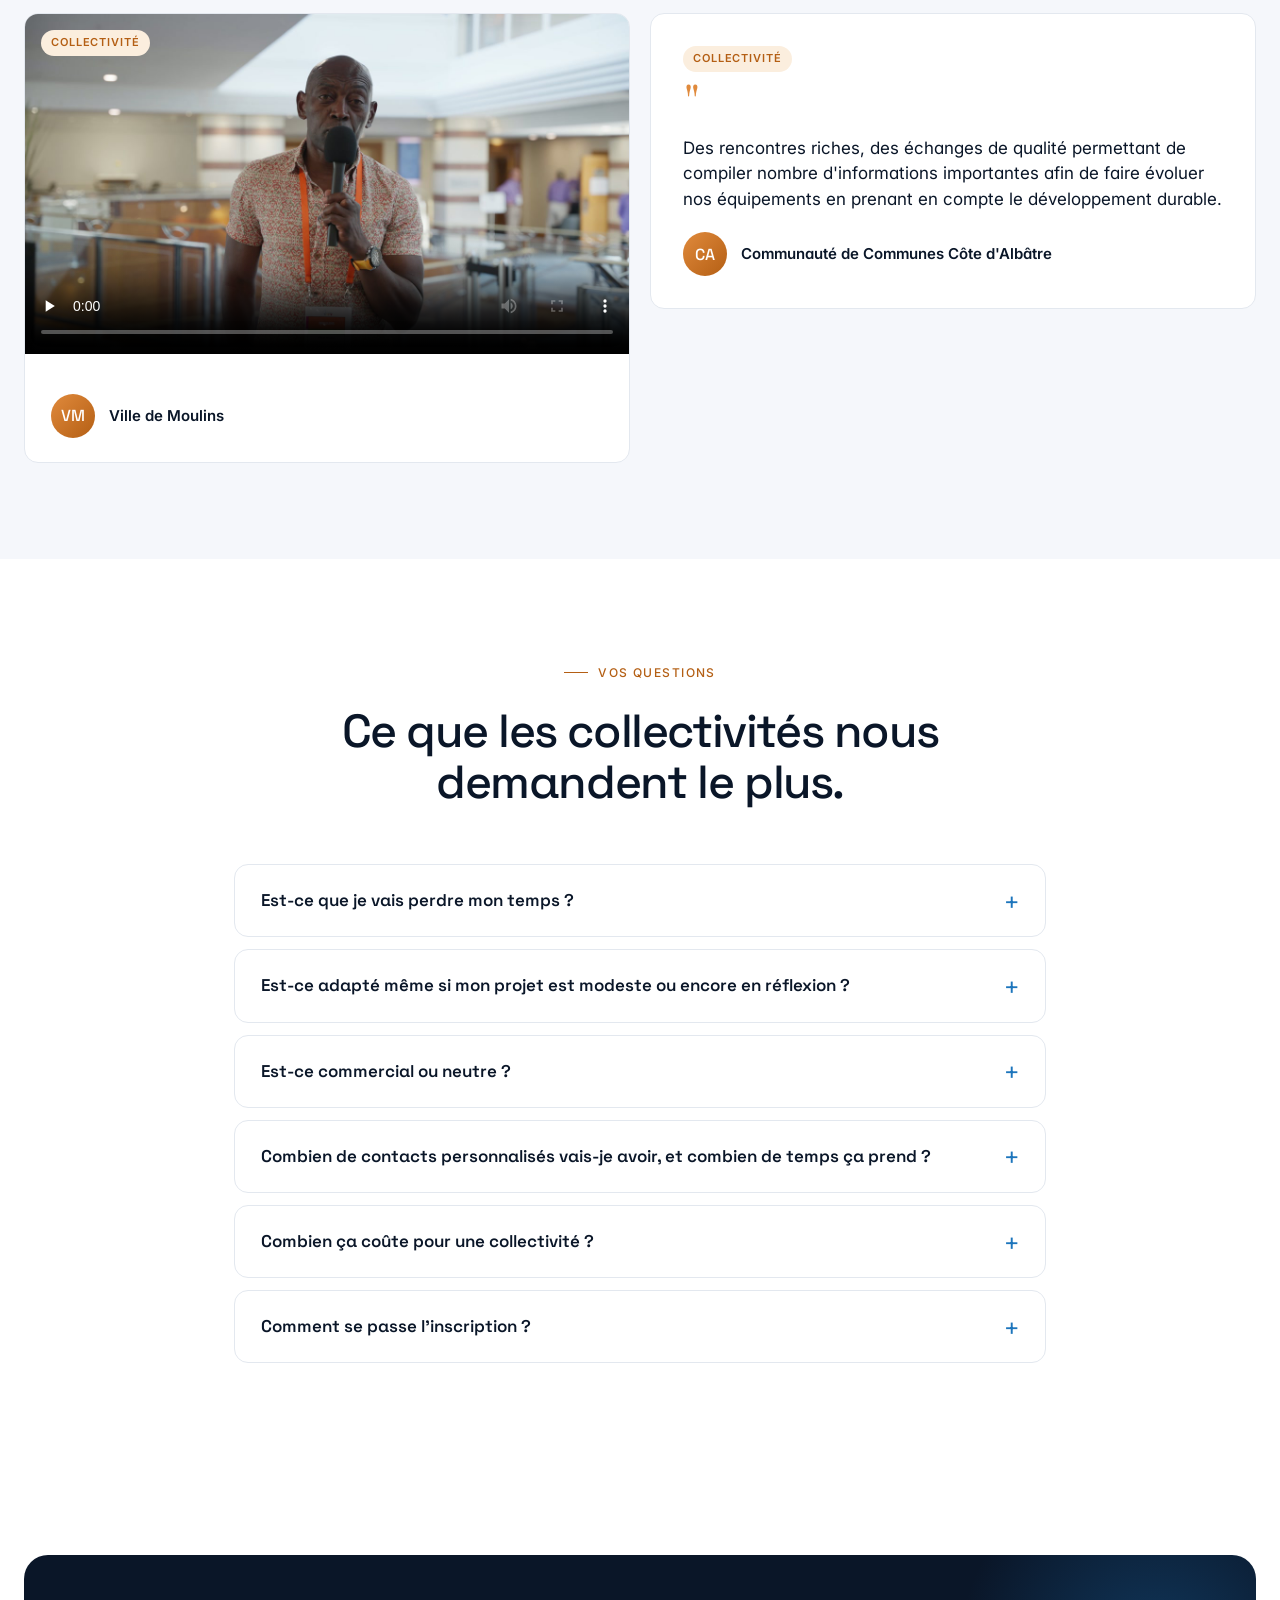
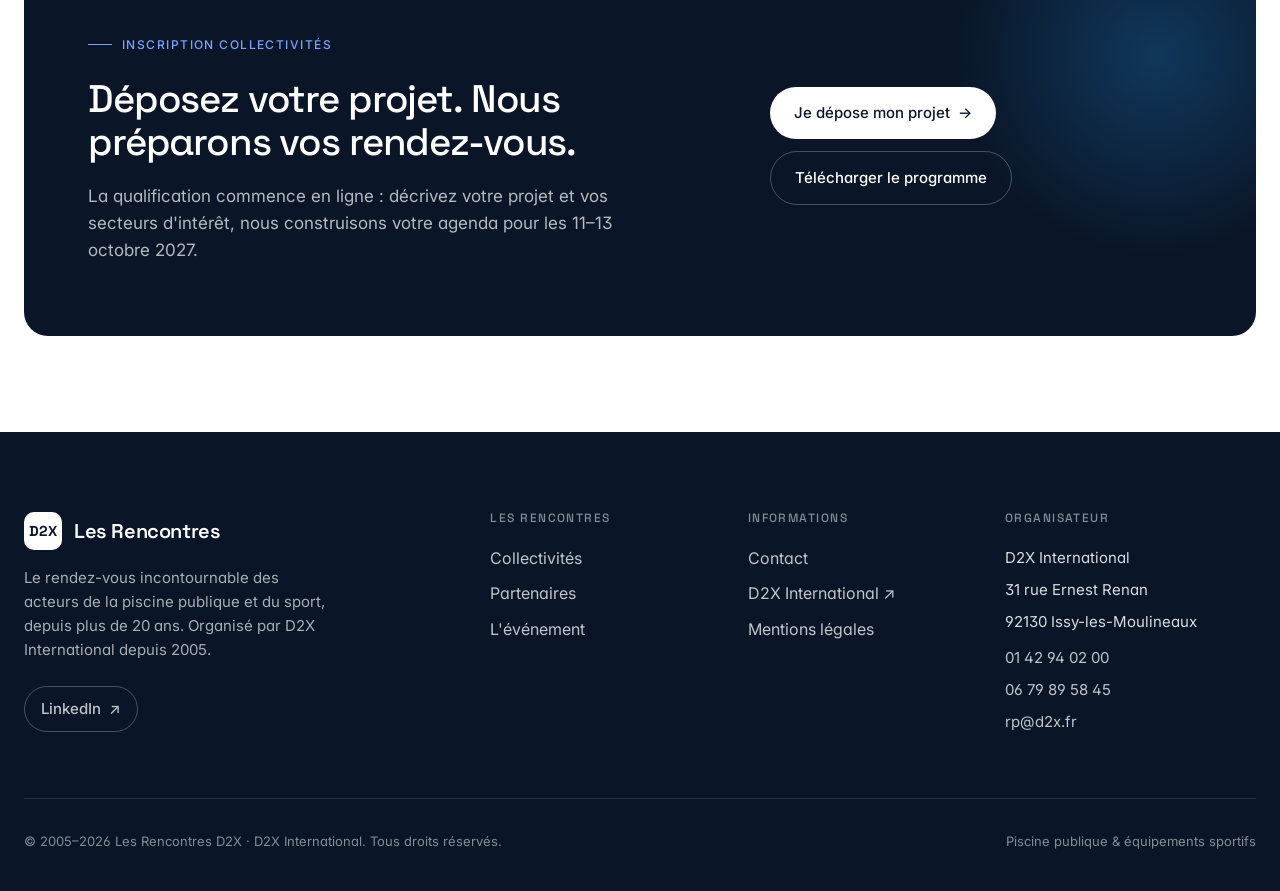
<file: collectivites.html>
<!DOCTYPE html>
<html lang="fr">
<head>
<meta charset="UTF-8" />
<meta name="viewport" content="width=device-width, initial-scale=1.0" />
<meta name="description" content="Vous portez un projet de piscine publique ou d'équipement sportif ? Rencontrez en deux jours les entreprises capables d'y répondre, via des rendez-vous préparés à partir de vos besoins. Participation invitée pour les collectivités." />
<meta name="robots" content="index, follow" />
<link rel="canonical" href="https://www.rencontresd2x.com/collectivites" />
<link rel="icon" type="image/png" sizes="32x32" href="assets/favicon-32.png" />
<link rel="apple-touch-icon" sizes="180x180" href="assets/apple-touch-icon.png" />
<title>Collectivités — Rencontrez les entreprises qui feront votre projet | Les Rencontres D2X</title>
<meta property="og:type" content="website" />
<meta property="og:title" content="Collectivités — Les Rencontres D2X" />
<meta property="og:description" content="Rencontrez en deux jours les entreprises capables de faire avancer votre projet de piscine ou d'équipement sportif." />
<meta property="og:url" content="https://www.rencontresd2x.com/collectivites" />
<link rel="preconnect" href="https://fonts.googleapis.com" />
<link rel="preconnect" href="https://fonts.gstatic.com" crossorigin />
<link href="https://fonts.googleapis.com/css2?family=Inter:wght@400;500;600;700&family=Space+Grotesk:wght@400;500;600&family=Instrument+Serif&display=swap" rel="stylesheet" />
<link rel="stylesheet" href="styles.css" />
</head>
<body>

<header class="nav" id="nav">
  <div class="nav__inner">
    <a href="index.html" class="nav__logo" aria-label="Les Rencontres D2X — accueil">
      <span class="nav__logo-mark">D2X</span>
      <span class="nav__logo-text"><span class="nav__logo-name">Les Rencontres</span><span class="nav__logo-sub">Piscine publique &amp; sport</span></span>
    </a>
    <nav>
      <ul class="nav__links">
        <li><a href="collectivites.html" class="is-active">Collectivités</a></li>
        <li><a href="partenaires.html">Partenaires</a></li>
        <li><a href="evenement.html">L'événement</a></li>
      </ul>
    </nav>
    <div class="nav__right">
      <a href="https://www.d2x.fr/" target="_blank" rel="noopener" class="nav__corp">D2X International ↗</a>
      <a href="contact.html" class="nav__cta">Contact</a>
    </div>
    <button class="nav__burger" id="burger" aria-label="Menu"><span></span></button>
  </div>
  <div class="nav__mobile" id="mobileMenu">
    <a href="collectivites.html">Collectivités</a>
    <a href="partenaires.html">Partenaires</a>
    <a href="evenement.html">L'événement</a>
    <a href="contact.html">Contact</a>
    <a href="https://www.d2x.fr/" target="_blank" rel="noopener">D2X International ↗</a>
  </div>
</header>

<main>

  <!-- HERO -->
  <section class="page-header page-header--collectivite">
    <div class="container">
      <div class="persona-toggle">
        <a class="persona-toggle__opt persona-toggle__opt--collectivite is-active" href="collectivites.html">🏊 Je suis une collectivité</a>
        <a class="persona-toggle__opt persona-toggle__opt--partenaire" href="partenaires.html">🎯 Je suis une entreprise</a>
      </div>
      <span class="eyebrow eyebrow--collectivite">🏊 Maîtres d'ouvrage publics</span>
      <h1>Vous avez un projet de piscine ou d'équipement sportif ? <em>Rencontrez les bons interlocuteurs en deux jours.</em></h1>
      <p>Identifier et sélectionner les bonnes entreprises pour votre projet est un travail que vous n'avez pas le temps de faire. C'est exactement ce que nous faisons à votre place, en amont, via la qualification et la préparation de vos rendez-vous.</p>
      <div class="page-header__ctas">
        <a href="https://form.fillout.com/t/ncJxHxAMvgus" target="_blank" rel="noopener" class="btn btn--collectivite btn--lg">Je dépose mon projet <span class="arrow">→</span></a>
        <a href="#comment" class="btn btn--ghost btn--lg">Comment ça marche</a>
      </div>
      <span class="badge-100" style="margin:24px 0 0;"><svg width="18" height="18" viewBox="0 0 24 24" fill="none" stroke="currentColor" stroke-width="2.5"><path d="M20 6L9 17l-5-5"/></svg> Participation sur place 100 % prise en charge <em>*hors transport</em></span>
    </div>
  </section>

  <!-- COMMENT ÇA MARCHE POUR VOUS -->
  <section id="comment">
    <div class="container">
      <div class="two-col two-col--sticky">
        <div class="two-col__aside">
          <span class="eyebrow eyebrow--collectivite">Comment ça marche pour vous</span>
          <h2>Quatre étapes pour ne plus chercher vos entreprises seuls.</h2>
          <p class="lead" style="margin-top:20px;">La qualification démarre dès l'inscription sur le site, pas seulement le jour J. Vous exprimez vos besoins ; nous construisons vos rendez-vous.</p>
        </div>
        <div>
          <div class="process">
            <div class="process__item"><span class="process__badge">1</span><div><h3 class="process__title">Vous présentez votre projet</h3><p class="process__desc">Construction, réhabilitation, extension, modernisation énergétique ou exploitation. Vous renseignez la nature de votre projet et son stade d'avancement.</p></div></div>
            <div class="process__item"><span class="process__badge">2</span><div><h3 class="process__title">Vous sélectionnez vos secteurs d'intérêt</h3><p class="process__desc">Traitement de l'eau, énergie, maîtrise d'œuvre, équipements, exploitation… Vous indiquez les types d'entreprises que vous souhaitez rencontrer.</p></div></div>
            <div class="process__item"><span class="process__badge">3</span><div><h3 class="process__title">Nous préparons vos rendez-vous</h3><p class="process__desc">Nous croisons vos vœux, les souhaits des entreprises et 20 ans d'historique pour composer votre agenda : jusqu'à 5 créneaux de 25 minutes ciblés.</p></div></div>
            <div class="process__item"><span class="process__badge">4</span><div><h3 class="process__title">Vous vivez deux jours utiles</h3><p class="process__desc">Sur place, chaque interlocuteur a déjà compris votre problématique. À vos rendez-vous s'ajoutent les speed-meetings et les conférences thématiques (3 à 4 salles, 20 minutes par intervenant) sur les enjeux du secteur. Le suivi se poursuit après l'édition pour concrétiser les échanges.</p></div></div>
          </div>
        </div>
      </div>
    </div>
  </section>

  <!-- PROJETS ACCUEILLIS + ENTREPRISES PRÉSENTES (fusion) -->
  <section class="compare">
    <div class="container">
      <div class="section-header">
        <div class="section-header__text">
          <span class="eyebrow eyebrow--collectivite">Les projets accueillis</span>
          <h2>Vos projets, et les entreprises qui savent y répondre.</h2>
          <p>Piscines et équipements sportifs, en construction, rénovation, extension ou exploitation — face à un large panel d'entreprises expertes, une pour chaque besoin de votre projet.</p>
        </div>
      </div>
      <div class="chips">
        <span class="chip"><span class="dot"></span>Construction</span>
        <span class="chip"><span class="dot"></span>Réhabilitation</span>
        <span class="chip"><span class="dot"></span>Extension</span>
        <span class="chip chip--sport"><span class="dot"></span>Modernisation énergétique</span>
        <span class="chip chip--sport"><span class="dot"></span>Exploitation</span>
        <span class="chip chip--sport"><span class="dot"></span>Équipements sportifs</span>
      </div>

      <div class="section-header" style="margin-top:56px;">
        <div class="section-header__text">
          <h3>Qui allez-vous rencontrer&nbsp;?</h3>
          <p>Les entreprises inscrites à l'édition 2027, par domaine d'expertise.</p>
        </div>
        
      </div>
      <div class="select-filter" id="partnerFilter">
        <button type="button" class="select-filter__btn" aria-haspopup="listbox" aria-expanded="false"><span class="select-filter__label">TOUS LES SECTEURS</span><svg class="select-filter__chev" width="14" height="14" viewBox="0 0 24 24" fill="none" stroke="currentColor" stroke-width="2.5"><path d="M6 9l6 6 6-6"/></svg></button>
        <div class="select-filter__menu" role="listbox">
          <button type="button" class="select-filter__opt is-selected" data-filter="all" role="option">TOUS LES SECTEURS</button>
          <button type="button" class="select-filter__opt" data-filter="AMO - PROGRAMMISTES - CONSEIL" role="option">AMO - PROGRAMMISTES - CONSEIL</button>
          <button type="button" class="select-filter__opt" data-filter="ARCHITECTE" role="option">ARCHITECTE</button>
          <button type="button" class="select-filter__opt" data-filter="BASSINS INOX" role="option">BASSINS INOX</button>
          <button type="button" class="select-filter__opt" data-filter="BUREAUX D&#x27;ETUDES &amp; D&#x27;INGENIERIE" role="option">BUREAUX D&#x27;ETUDES &amp; D&#x27;INGENIERIE</button>
          <button type="button" class="select-filter__opt" data-filter="CARRELAGES ETANCHEITES ET RESINES" role="option">CARRELAGES ETANCHEITES ET RESINES</button>
          <button type="button" class="select-filter__opt" data-filter="CLOS COUVERT" role="option">CLOS COUVERT</button>
          <button type="button" class="select-filter__opt" data-filter="CONSTRUCTIONS MODULAIRES" role="option">CONSTRUCTIONS MODULAIRES</button>
          <button type="button" class="select-filter__opt" data-filter="ENTREPRISE GENERALE" role="option">ENTREPRISE GENERALE</button>
          <button type="button" class="select-filter__opt" data-filter="EQUIPEMENTS" role="option">EQUIPEMENTS</button>
          <button type="button" class="select-filter__opt" data-filter="EVENEMENTIEL" role="option">EVENEMENTIEL</button>
          <button type="button" class="select-filter__opt" data-filter="GESTION" role="option">GESTION</button>
          <button type="button" class="select-filter__opt" data-filter="INSTALLATEUR DE LOTS TECHNIQUES" role="option">INSTALLATEUR DE LOTS TECHNIQUES</button>
          <button type="button" class="select-filter__opt" data-filter="INSTITUTIONNEL" role="option">INSTITUTIONNEL</button>
          <button type="button" class="select-filter__opt" data-filter="LOTS TECHNIQUES hors traitement d&#x27;eau" role="option">LOTS TECHNIQUES HORS TRAITEMENT D&#x27;EAU</button>
          <button type="button" class="select-filter__opt" data-filter="MEDIA" role="option">MEDIA</button>
          <button type="button" class="select-filter__opt" data-filter="MONTAGE DE PROJETS" role="option">MONTAGE DE PROJETS</button>
          <button type="button" class="select-filter__opt" data-filter="SOLS INDOOR" role="option">SOLS INDOOR</button>
          <button type="button" class="select-filter__opt" data-filter="SOLS OUTDOOR" role="option">SOLS OUTDOOR</button>
          <button type="button" class="select-filter__opt" data-filter="TRAITEMENT D&#x27;EAU" role="option">TRAITEMENT D&#x27;EAU</button>
        </div>
      </div>
      <div class="partner-grid" id="partnerGrid">
        <a class="partner-card" href="https://www.accenta.ai" target="_blank" rel="noopener" data-sector="BUREAUX D&#x27;ETUDES &amp; D&#x27;INGENIERIE"><span class="partner-card__logo"><img src="assets/logos/accenta.jpg" alt="ACCENTA" loading="lazy" /></span><span class="partner-card__name">ACCENTA</span><span class="partner-card__sector">BUREAUX D&#x27;ETUDES &amp; D&#x27;INGENIERIE</span></a>
        <a class="partner-card" href="https://www.aco.fr" target="_blank" rel="noopener" data-sector="LOTS TECHNIQUES hors traitement d&#x27;eau"><span class="partner-card__logo"><img src="assets/logos/aco.png" alt="ACO" loading="lazy" /></span><span class="partner-card__name">ACO</span><span class="partner-card__sector">LOTS TECHNIQUES hors traitement d&#x27;eau</span></a>
        <a class="partner-card" href="https://www.aquaprourba.com" target="_blank" rel="noopener" data-sector="EQUIPEMENTS"><span class="partner-card__logo"><img src="assets/logos/aqua-pro-urba.jpg" alt="AQUA PRO URBA" loading="lazy" /></span><span class="partner-card__name">AQUA PRO URBA</span><span class="partner-card__sector">EQUIPEMENTS</span></a>
        <a class="partner-card" href="https://www.poolover.com" target="_blank" rel="noopener" data-sector="EQUIPEMENTS"><span class="partner-card__logo"><img src="assets/logos/aquaprotec-poolover.png" alt="AQUAPROTEC-POOLOVER" loading="lazy" /></span><span class="partner-card__name">AQUAPROTEC-POOLOVER</span><span class="partner-card__sector">EQUIPEMENTS</span></a>
        <a class="partner-card" href="https://www.aquaticplay.fr" target="_blank" rel="noopener" data-sector="EQUIPEMENTS"><span class="partner-card__logo"><img src="assets/logos/aquaticplay.jpg" alt="AQUATICPLAY" loading="lazy" /></span><span class="partner-card__name">AQUATICPLAY</span><span class="partner-card__sector">EQUIPEMENTS</span></a>
        <a class="partner-card" href="https://www.arcosarchitecture.fr" target="_blank" rel="noopener" data-sector="ARCHITECTE"><span class="partner-card__logo"><img src="assets/logos/arcos.png" alt="ARCOS" loading="lazy" /></span><span class="partner-card__name">ARCOS</span><span class="partner-card__sector">ARCHITECTE</span></a>
        <a class="partner-card" href="https://www.bcinoxeo.com" target="_blank" rel="noopener" data-sector="BASSINS INOX"><span class="partner-card__logo"><img src="assets/logos/bc-inoxeo.jpg" alt="BC INOXEO" loading="lazy" /></span><span class="partner-card__name">BC INOXEO</span><span class="partner-card__sector">BASSINS INOX</span></a>
        <a class="partner-card" href="https://www.bcnord.com" target="_blank" rel="noopener" data-sector="ENTREPRISE GENERALE"><span class="partner-card__logo"><img src="assets/logos/bc-nord.jpg" alt="BC NORD" loading="lazy" /></span><span class="partner-card__name">BC NORD</span><span class="partner-card__sector">ENTREPRISE GENERALE</span></a>
        <a class="partner-card" href="https://www.berndorf-baederbau.com/fr" target="_blank" rel="noopener" data-sector="BASSINS INOX"><span class="partner-card__logo"><img src="assets/logos/berndorf-baderbau-france.jpg" alt="BERNDORF BÄDERBAU FRANCE" loading="lazy" /></span><span class="partner-card__name">BERNDORF BÄDERBAU FRANCE</span><span class="partner-card__sector">BASSINS INOX</span></a>
        <a class="partner-card" href="https://www.berthold-btp.com" target="_blank" rel="noopener" data-sector="ENTREPRISE GENERALE"><span class="partner-card__logo"><img src="assets/logos/berthold-sa.png" alt="BERTHOLD SA" loading="lazy" /></span><span class="partner-card__name">BERTHOLD SA</span><span class="partner-card__sector">ENTREPRISE GENERALE</span></a>
        <a class="partner-card" href="https://www.piscines-carrebleu.fr" target="_blank" rel="noopener" data-sector="EQUIPEMENTS"><span class="partner-card__logo"><img src="assets/logos/carre-bleu.jpg" alt="CARRE BLEU" loading="lazy" /></span><span class="partner-card__name">CARRE BLEU</span><span class="partner-card__sector">EQUIPEMENTS</span></a>
        <a class="partner-card" href="https://www.agence-chabanne.fr" target="_blank" rel="noopener" data-sector="ARCHITECTE"><span class="partner-card__logo"><img src="assets/logos/chabanne-architecte.png" alt="CHABANNE ARCHITECTE" loading="lazy" /></span><span class="partner-card__name">CHABANNE ARCHITECTE</span><span class="partner-card__sector">ARCHITECTE</span></a>
        <a class="partner-card" href="https://www.cifec.fr" target="_blank" rel="noopener" data-sector="TRAITEMENT D&#x27;EAU"><span class="partner-card__logo"><img src="assets/logos/cifec.jpg" alt="CIFEC" loading="lazy" /></span><span class="partner-card__name">CIFEC</span><span class="partner-card__sector">TRAITEMENT D&#x27;EAU</span></a>
        <a class="partner-card" href="https://www.ciffasystemes.com" target="_blank" rel="noopener" data-sector="EQUIPEMENTS"><span class="partner-card__logo"><img src="assets/logos/ciffa-systemes.png" alt="CIFFA SYSTEMES" loading="lazy" /></span><span class="partner-card__name">CIFFA SYSTEMES</span><span class="partner-card__sector">EQUIPEMENTS</span></a>
        <a class="partner-card" href="https://www.clair-lagon.com" target="_blank" rel="noopener" data-sector="MONTAGE DE PROJETS"><span class="partner-card__logo"><img src="assets/logos/clair-lagon.png" alt="CLAIR LAGON" loading="lazy" /></span><span class="partner-card__name">CLAIR LAGON</span><span class="partner-card__sector">MONTAGE DE PROJETS</span></a>
        <a class="partner-card" href="https://www.groupecomsports.com" target="_blank" rel="noopener" data-sector="GESTION"><span class="partner-card__logo"><img src="assets/logos/com-sports.png" alt="COM.SPORTS" loading="lazy" /></span><span class="partner-card__name">COM.SPORTS</span><span class="partner-card__sector">GESTION</span></a>
        <a class="partner-card" href="https://www.d2x.fr" target="_blank" rel="noopener" data-sector="AMO - PROGRAMMISTES - CONSEIL"><span class="partner-card__logo"><img src="assets/logos/d2x-international.jpg" alt="D2X International" loading="lazy" /></span><span class="partner-card__name">D2X International</span><span class="partner-card__sector">AMO - PROGRAMMISTES - CONSEIL</span></a>
        <a class="partner-card" href="https://www.dalkia.fr" target="_blank" rel="noopener" data-sector="GESTION"><span class="partner-card__logo"><img src="assets/logos/dalkia-groupe-edf.png" alt="DALKIA groupe EDF" loading="lazy" /></span><span class="partner-card__name">DALKIA groupe EDF</span><span class="partner-card__sector">GESTION</span></a>
        <a class="partner-card" href="https://www.datapool.cloud" target="_blank" rel="noopener" data-sector="BUREAUX D&#x27;ETUDES &amp; D&#x27;INGENIERIE"><span class="partner-card__logo"><img src="assets/logos/datapool.png" alt="DATAPOOL" loading="lazy" /></span><span class="partner-card__name">DATAPOOL</span><span class="partner-card__sector">BUREAUX D&#x27;ETUDES &amp; D&#x27;INGENIERIE</span></a>
        <a class="partner-card" href="https://www.delabie.fr" target="_blank" rel="noopener" data-sector="LOTS TECHNIQUES hors traitement d&#x27;eau"><span class="partner-card__logo"><img src="assets/logos/delabie.jpg" alt="DELABIE" loading="lazy" /></span><span class="partner-card__name">DELABIE</span><span class="partner-card__sector">LOTS TECHNIQUES hors traitement d&#x27;eau</span></a>
        <a class="partner-card" href="https://www.derbigum.fr" target="_blank" rel="noopener" data-sector="CLOS COUVERT"><span class="partner-card__logo"><img src="assets/logos/derbigum-by-kingspan.png" alt="DERBIGUM By Kingspan" loading="lazy" /></span><span class="partner-card__name">DERBIGUM By Kingspan</span><span class="partner-card__sector">CLOS COUVERT</span></a>
        <a class="partner-card" href="https://www.eauairsysteme.com" target="_blank" rel="noopener" data-sector="INSTALLATEUR DE LOTS TECHNIQUES"><span class="partner-card__logo"><img src="assets/logos/eau-air-systeme.jpg" alt="EAU AIR SYSTÈME" loading="lazy" /></span><span class="partner-card__name">EAU AIR SYSTÈME</span><span class="partner-card__sector">INSTALLATEUR DE LOTS TECHNIQUES</span></a>
        <a class="partner-card" href="https://hiecoconso.com" target="_blank" rel="noopener" data-sector="BUREAUX D&#x27;ETUDES &amp; D&#x27;INGENIERIE"><span class="partner-card__logo"><img src="assets/logos/ecoconso.png" alt="ECOCONSO" loading="lazy" /></span><span class="partner-card__name">ECOCONSO</span><span class="partner-card__sector">BUREAUX D&#x27;ETUDES &amp; D&#x27;INGENIERIE</span></a>
        <a class="partner-card" href="https://www.ecome.fr" target="_blank" rel="noopener" data-sector="BUREAUX D&#x27;ETUDES &amp; D&#x27;INGENIERIE"><span class="partner-card__logo"><img src="assets/logos/ecome-projets-geothermie.png" alt="ECOME Projets Géothermie" loading="lazy" /></span><span class="partner-card__name">ECOME Projets Géothermie</span><span class="partner-card__sector">BUREAUX D&#x27;ETUDES &amp; D&#x27;INGENIERIE</span></a>
        <a class="partner-card" href="https://www.eiffageenergiesystemes.com" target="_blank" rel="noopener" data-sector="INSTALLATEUR DE LOTS TECHNIQUES"><span class="partner-card__logo"><img src="assets/logos/eiffage-energie-systemes-clevia-idf.png" alt="EIFFAGE ENERGIE SYSTEMES CLEVIA IDF" loading="lazy" /></span><span class="partner-card__name">EIFFAGE ENERGIE SYSTEMES CLEVIA IDF</span><span class="partner-card__sector">INSTALLATEUR DE LOTS TECHNIQUES</span></a>
        <a class="partner-card" href="https://www.ekhos.com" target="_blank" rel="noopener" data-sector="ARCHITECTE"><span class="partner-card__logo"><img src="assets/logos/ekhos-architecture.jpg" alt="EKHOS ARCHITECTURE" loading="lazy" /></span><span class="partner-card__name">EKHOS ARCHITECTURE</span><span class="partner-card__sector">ARCHITECTE</span></a>
        <a class="partner-card" href="https://www.elisath.fr" target="_blank" rel="noopener" data-sector="EQUIPEMENTS"><span class="partner-card__logo"><img src="assets/logos/elisath.png" alt="ELISATH" loading="lazy" /></span><span class="partner-card__name">ELISATH</span><span class="partner-card__sector">EQUIPEMENTS</span></a>
        <a class="partner-card" href="https://www.emco.fr" target="_blank" rel="noopener" data-sector="SOLS INDOOR"><span class="partner-card__logo"><img src="assets/logos/emco-france.png" alt="EMCO France" loading="lazy" /></span><span class="partner-card__name">EMCO France</span><span class="partner-card__sector">SOLS INDOOR</span></a>
        <a class="partner-card" href="https://www.etandex.fr" target="_blank" rel="noopener" data-sector="CARRELAGES ETANCHEITES ET RESINES"><span class="partner-card__logo"><img src="assets/logos/etandex.png" alt="ETANDEX" loading="lazy" /></span><span class="partner-card__name">ETANDEX</span><span class="partner-card__sector">CARRELAGES ETANCHEITES ET RESINES</span></a>
        <a class="partner-card" href="https://www.etaplighting.com" target="_blank" rel="noopener" data-sector="LOTS TECHNIQUES hors traitement d&#x27;eau"><span class="partner-card__logo"><img src="assets/logos/etap-lighting-international.jpg" alt="ETAP LIGHTING INTERNATIONAL" loading="lazy" /></span><span class="partner-card__name">ETAP LIGHTING INTERNATIONAL</span><span class="partner-card__sector">LOTS TECHNIQUES hors traitement d&#x27;eau</span></a>
        <a class="partner-card" href="https://www.ethis-ingenierie.fr" target="_blank" rel="noopener" data-sector="BUREAUX D&#x27;ETUDES &amp; D&#x27;INGENIERIE"><span class="partner-card__logo"><img src="assets/logos/ethis-ingenierie.jpg" alt="ETHIS INGENIERIE" loading="lazy" /></span><span class="partner-card__name">ETHIS INGENIERIE</span><span class="partner-card__sector">BUREAUX D&#x27;ETUDES &amp; D&#x27;INGENIERIE</span></a>
        <a class="partner-card" href="https://www.ett-hvac.com" target="_blank" rel="noopener" data-sector="LOTS TECHNIQUES hors traitement d&#x27;eau"><span class="partner-card__logo"><img src="assets/logos/ett-energie-transfert-thermique.jpg" alt="ETT - Énergie Transfert Thermique" loading="lazy" /></span><span class="partner-card__name">ETT - Énergie Transfert Thermique</span><span class="partner-card__sector">LOTS TECHNIQUES hors traitement d&#x27;eau</span></a>
        <a class="partner-card" href="https://www.eurotechnologie.fr" target="_blank" rel="noopener" data-sector="INSTALLATEUR DE LOTS TECHNIQUES"><span class="partner-card__logo"><img src="assets/logos/eurotech.png" alt="EUROTECH" loading="lazy" /></span><span class="partner-card__name">EUROTECH</span><span class="partner-card__sector">INSTALLATEUR DE LOTS TECHNIQUES</span></a>
        <a class="partner-card" href="https://www.ffbb.com" target="_blank" rel="noopener" data-sector="INSTITUTIONNEL"><span class="partner-card__logo"><img src="assets/logos/ffbb.jpg" alt="FFBB" loading="lazy" /></span><span class="partner-card__name">FFBB</span><span class="partner-card__sector">INSTITUTIONNEL</span></a>
        <a class="partner-card" href="https://www.foamglas.com" target="_blank" rel="noopener" data-sector="CLOS COUVERT"><span class="partner-card__logo"><img src="assets/logos/foamglas.png" alt="FOAMGLAS" loading="lazy" /></span><span class="partner-card__name">FOAMGLAS</span><span class="partner-card__sector">CLOS COUVERT</span></a>
        <a class="partner-card" href="https://www.gaches.com" target="_blank" rel="noopener" data-sector="TRAITEMENT D&#x27;EAU"><span class="partner-card__logo"><img src="assets/logos/gaches-chimie.jpg" alt="GACHES CHIMIE" loading="lazy" /></span><span class="partner-card__name">GACHES CHIMIE</span><span class="partner-card__sector">TRAITEMENT D&#x27;EAU</span></a>
        <a class="partner-card" href="https://www.genatis.com" target="_blank" rel="noopener" data-sector="BUREAUX D&#x27;ETUDES &amp; D&#x27;INGENIERIE"><span class="partner-card__logo"><img src="assets/logos/genatis.jpg" alt="GENATIS" loading="lazy" /></span><span class="partner-card__name">GENATIS</span><span class="partner-card__sector">BUREAUX D&#x27;ETUDES &amp; D&#x27;INGENIERIE</span></a>
        <a class="partner-card" href="https://www.green-heat.fr" target="_blank" rel="noopener" data-sector="BUREAUX D&#x27;ETUDES &amp; D&#x27;INGENIERIE"><span class="partner-card__logo"><img src="assets/logos/greenheat.png" alt="GREENHEAT" loading="lazy" /></span><span class="partner-card__name">GREENHEAT</span><span class="partner-card__sector">BUREAUX D&#x27;ETUDES &amp; D&#x27;INGENIERIE</span></a>
        <a class="partner-card" href="https://www.entrepriseguibansa.site-solocal.com" target="_blank" rel="noopener" data-sector="INSTALLATEUR DE LOTS TECHNIQUES"><span class="partner-card__logo"><img src="assets/logos/guiban.png" alt="GUIBAN" loading="lazy" /></span><span class="partner-card__name">GUIBAN</span><span class="partner-card__sector">INSTALLATEUR DE LOTS TECHNIQUES</span></a>
        <a class="partner-card" href="https://piscines.haehn.fr" target="_blank" rel="noopener" data-sector="EQUIPEMENTS"><span class="partner-card__logo"><img src="assets/logos/haehn.png" alt="HAEHN" loading="lazy" /></span><span class="partner-card__name">HAEHN</span><span class="partner-card__sector">EQUIPEMENTS</span></a>
        <a class="partner-card" href="https://www.heitzsystem.com" target="_blank" rel="noopener" data-sector="EQUIPEMENTS"><span class="partner-card__logo"><img src="assets/logos/heitz-system.png" alt="HEITZ System" loading="lazy" /></span><span class="partner-card__name">HEITZ System</span><span class="partner-card__sector">EQUIPEMENTS</span></a>
        <a class="partner-card" href="https://www.herborner-pumpen.com" target="_blank" rel="noopener" data-sector="TRAITEMENT D&#x27;EAU"><span class="partner-card__logo"><img src="assets/logos/herborner-pumps.jpg" alt="HERBORNER PUMPS" loading="lazy" /></span><span class="partner-card__name">HERBORNER PUMPS</span><span class="partner-card__sector">TRAITEMENT D&#x27;EAU</span></a>
        <a class="partner-card" href="https://hgroup-solutions.com" target="_blank" rel="noopener" data-sector="EQUIPEMENTS"><span class="partner-card__logo"><img src="assets/logos/hgroup.png" alt="HGroup" loading="lazy" /></span><span class="partner-card__name">HGroup</span><span class="partner-card__sector">EQUIPEMENTS</span></a>
        <a class="partner-card" href="https://www.horanet.com" target="_blank" rel="noopener" data-sector="EQUIPEMENTS"><span class="partner-card__logo"><img src="assets/logos/horanet.png" alt="HORANET" loading="lazy" /></span><span class="partner-card__name">HORANET</span><span class="partner-card__sector">EQUIPEMENTS</span></a>
        <a class="partner-card" href="https://www.hsb.eu/fr" target="_blank" rel="noopener" data-sector="BASSINS INOX"><span class="partner-card__logo"><img src="assets/logos/hsb-france.jpg" alt="HSB France" loading="lazy" /></span><span class="partner-card__name">HSB France</span><span class="partner-card__sector">BASSINS INOX</span></a>
        <a class="partner-card" href="https://www.intence.tech" target="_blank" rel="noopener" data-sector="EQUIPEMENTS"><span class="partner-card__logo"><img src="assets/logos/intence.png" alt="INTENCE" loading="lazy" /></span><span class="partner-card__name">INTENCE</span><span class="partner-card__sector">EQUIPEMENTS</span></a>
        <a class="partner-card" href="https://www.centresaquatiques.com" target="_blank" rel="noopener" data-sector="MEDIA"><span class="partner-card__logo"><img src="assets/logos/magazines-centres-aquatiques-terrains-de-sports.png" alt="MAGAZINES CENTRES AQUATIQUES-TERRAINS DE SPORTS" loading="lazy" /></span><span class="partner-card__name">MAGAZINES CENTRES AQUATIQUES-TERRAINS DE SPORTS</span><span class="partner-card__sector">MEDIA</span></a>
        <a class="partner-card" href="https://www.mariner-3s.com" target="_blank" rel="noopener" data-sector="TRAITEMENT D&#x27;EAU"><span class="partner-card__logo"><img src="assets/logos/mariner-3s-france.jpg" alt="MARINER 3S France" loading="lazy" /></span><span class="partner-card__name">MARINER 3S France</span><span class="partner-card__sector">TRAITEMENT D&#x27;EAU</span></a>
        <a class="partner-card" href="https://www.myrthapools.com/fr" target="_blank" rel="noopener" data-sector="BASSINS INOX"><span class="partner-card__logo"><img src="assets/logos/myrtha-pools.jpg" alt="MYRTHA POOLS" loading="lazy" /></span><span class="partner-card__name">MYRTHA POOLS</span><span class="partner-card__sector">BASSINS INOX</span></a>
        <a class="partner-card" href="https://www.nagi.es" target="_blank" rel="noopener" data-sector="EQUIPEMENTS"><span class="partner-card__logo"><img src="assets/logos/nagi-smartpool.jpeg" alt="NAGI SMARTPOOL" loading="lazy" /></span><span class="partner-card__name">NAGI SMARTPOOL</span><span class="partner-card__sector">EQUIPEMENTS</span></a>
        <a class="partner-card" href="https://www.navic.fr" target="_blank" rel="noopener" data-sector="EQUIPEMENTS"><span class="partner-card__logo"><img src="assets/logos/navic.png" alt="NAVIC" loading="lazy" /></span><span class="partner-card__name">NAVIC</span><span class="partner-card__sector">EQUIPEMENTS</span></a>
        <a class="partner-card" href="https://www.oc-lr.com" target="_blank" rel="noopener" data-sector="CONSTRUCTIONS MODULAIRES"><span class="partner-card__logo"><img src="assets/logos/oc-lr.png" alt="OC&#x27;LR" loading="lazy" /></span><span class="partner-card__name">OC&#x27;LR</span><span class="partner-card__sector">CONSTRUCTIONS MODULAIRES</span></a>
        <a class="partner-card" href="https://www.ombritech.com" target="_blank" rel="noopener" data-sector="LOTS TECHNIQUES hors traitement d&#x27;eau"><span class="partner-card__logo"><img src="assets/logos/ombritech.png" alt="OmbriTECH" loading="lazy" /></span><span class="partner-card__name">OmbriTECH</span><span class="partner-card__sector">LOTS TECHNIQUES hors traitement d&#x27;eau</span></a>
        <a class="partner-card" href="https://www.onsen-sas.com" target="_blank" rel="noopener" data-sector="BUREAUX D&#x27;ETUDES &amp; D&#x27;INGENIERIE"><span class="partner-card__logo"><img src="assets/logos/onsen.png" alt="ONSEN" loading="lazy" /></span><span class="partner-card__name">ONSEN</span><span class="partner-card__sector">BUREAUX D&#x27;ETUDES &amp; D&#x27;INGENIERIE</span></a>
        <a class="partner-card" href="https://www.opalia.fr" target="_blank" rel="noopener" data-sector="MONTAGE DE PROJETS"><span class="partner-card__logo"><img src="assets/logos/opalia.jpg" alt="OPALIA" loading="lazy" /></span><span class="partner-card__name">OPALIA</span><span class="partner-card__sector">MONTAGE DE PROJETS</span></a>
        <a class="partner-card" href="https://www.poseidon-tech.com/fr-FR" target="_blank" rel="noopener" data-sector="EQUIPEMENTS"><span class="partner-card__logo"><img src="assets/logos/poseidon.jpg" alt="POSEIDON" loading="lazy" /></span><span class="partner-card__name">POSEIDON</span><span class="partner-card__sector">EQUIPEMENTS</span></a>
        <a class="partner-card" href="https://www.prestalis.com" target="_blank" rel="noopener" data-sector="GESTION"><span class="partner-card__logo"><img src="assets/logos/prestalis.jpg" alt="PRESTALIS" loading="lazy" /></span><span class="partner-card__name">PRESTALIS</span><span class="partner-card__sector">GESTION</span></a>
        <a class="partner-card" href="https://www.presto.fr" target="_blank" rel="noopener" data-sector="LOTS TECHNIQUES hors traitement d&#x27;eau"><span class="partner-card__logo"><img src="assets/logos/presto.png" alt="PRESTO" loading="lazy" /></span><span class="partner-card__name">PRESTO</span><span class="partner-card__sector">LOTS TECHNIQUES hors traitement d&#x27;eau</span></a>
        <a class="partner-card" href="https://www.procath.fr" target="_blank" rel="noopener" data-sector="TRAITEMENT D&#x27;EAU"><span class="partner-card__logo"><img src="assets/logos/procath.jpeg" alt="PROCATH" loading="lazy" /></span><span class="partner-card__name">PROCATH</span><span class="partner-card__sector">TRAITEMENT D&#x27;EAU</span></a>
        <a class="partner-card" href="https://www.quadriplus-groupe.com" target="_blank" rel="noopener" data-sector="BUREAUX D&#x27;ETUDES &amp; D&#x27;INGENIERIE"><span class="partner-card__logo"><img src="assets/logos/quadriplus-groupe-katene.jpg" alt="QUADRIPLUS GROUPE KATENE" loading="lazy" /></span><span class="partner-card__name">QUADRIPLUS GROUPE KATENE</span><span class="partner-card__sector">BUREAUX D&#x27;ETUDES &amp; D&#x27;INGENIERIE</span></a>
        <a class="partner-card" href="https://secur-e-o.com" target="_blank" rel="noopener" data-sector="EQUIPEMENTS"><span class="partner-card__logo"><img src="assets/logos/secureo.png" alt="SECUREO" loading="lazy" /></span><span class="partner-card__name">SECUREO</span><span class="partner-card__sector">EQUIPEMENTS</span></a>
        <a class="partner-card" href="https://www.serconstruction.com" target="_blank" rel="noopener" data-sector="ENTREPRISE GENERALE"><span class="partner-card__logo"><img src="assets/logos/ser-construction-sas.jpg" alt="SER CONSTRUCTION SAS" loading="lazy" /></span><span class="partner-card__name">SER CONSTRUCTION SAS</span><span class="partner-card__sector">ENTREPRISE GENERALE</span></a>
        <a class="partner-card" href="https://www.sogeti-ingenierie.fr" target="_blank" rel="noopener" data-sector="BUREAUX D&#x27;ETUDES &amp; D&#x27;INGENIERIE"><span class="partner-card__logo"><img src="assets/logos/sogeti-ingenierie-batiment.jpg" alt="SOGETI INGENIERIE BATIMENT" loading="lazy" /></span><span class="partner-card__name">SOGETI INGENIERIE BATIMENT</span><span class="partner-card__sector">BUREAUX D&#x27;ETUDES &amp; D&#x27;INGENIERIE</span></a>
        <a class="partner-card" href="https://www.soho-archi.com" target="_blank" rel="noopener" data-sector="ARCHITECTE"><span class="partner-card__logo"><img src="assets/logos/soho-architecture.jpg" alt="SOHO ARCHITECTURE" loading="lazy" /></span><span class="partner-card__name">SOHO ARCHITECTURE</span><span class="partner-card__sector">ARCHITECTE</span></a>
        <a class="partner-card" href="https://www.spaciotempo.fr" target="_blank" rel="noopener" data-sector="CLOS COUVERT"><span class="partner-card__logo"><img src="assets/logos/spaciotempo.jpg" alt="SPACIOTEMPO" loading="lazy" /></span><span class="partner-card__name">SPACIOTEMPO</span><span class="partner-card__sector">CLOS COUVERT</span></a>
        <a class="partner-card" href="https://www.spiebatignolles.fr" target="_blank" rel="noopener" data-sector="ENTREPRISE GENERALE"><span class="partner-card__logo"><img src="assets/logos/spie-batignolles.png" alt="SPIE BATIGNOLLES" loading="lazy" /></span><span class="partner-card__name">SPIE BATIGNOLLES</span><span class="partner-card__sector">ENTREPRISE GENERALE</span></a>
        <a class="partner-card" href="https://www.stienneproduction.com" target="_blank" rel="noopener" data-sector="EVENEMENTIEL"><span class="partner-card__logo"><img src="assets/logos/stienne-production.png" alt="STIENNE PRODUCTION" loading="lazy" /></span><span class="partner-card__name">STIENNE PRODUCTION</span><span class="partner-card__sector">EVENEMENTIEL</span></a>
        <a class="partner-card" href="https://www.syclope.fr" target="_blank" rel="noopener" data-sector="TRAITEMENT D&#x27;EAU"><span class="partner-card__logo"><img src="assets/logos/syclope-electronique.gif" alt="SYCLOPE ELECTRONIQUE" loading="lazy" /></span><span class="partner-card__name">SYCLOPE ELECTRONIQUE</span><span class="partner-card__sector">TRAITEMENT D&#x27;EAU</span></a>
        <a class="partner-card" href="https://www.sylvametal.com" target="_blank" rel="noopener" data-sector="ENTREPRISE GENERALE"><span class="partner-card__logo"><img src="assets/logos/sylvametal.png" alt="SYLVAMETAL" loading="lazy" /></span><span class="partner-card__name">SYLVAMETAL</span><span class="partner-card__sector">ENTREPRISE GENERALE</span></a>
        <a class="partner-card" href="https://www.symbieautech.fr" target="_blank" rel="noopener" data-sector="BUREAUX D&#x27;ETUDES &amp; D&#x27;INGENIERIE"><span class="partner-card__logo"><img src="assets/logos/symbieau-tech.png" alt="SYMBIEAU TECH" loading="lazy" /></span><span class="partner-card__name">SYMBIEAU TECH</span><span class="partner-card__sector">BUREAUX D&#x27;ETUDES &amp; D&#x27;INGENIERIE</span></a>
        <a class="partner-card" href="https://www.terideal.fr" target="_blank" rel="noopener" data-sector="SOLS OUTDOOR"><span class="partner-card__logo"><img src="assets/logos/terideal-sparfel.png" alt="TERIDEAL SPARFEL" loading="lazy" /></span><span class="partner-card__name">TERIDEAL SPARFEL</span><span class="partner-card__sector">SOLS OUTDOOR</span></a>
        <a class="partner-card" href="https://www.tna.fr" target="_blank" rel="noopener" data-sector="ARCHITECTE"><span class="partner-card__logo"><img src="assets/logos/tna-architectes.jpg" alt="TNA-Architectes" loading="lazy" /></span><span class="partner-card__name">TNA-Architectes</span><span class="partner-card__sector">ARCHITECTE</span></a>
        <a class="partner-card" href="https://www.uvgermi.fr" target="_blank" rel="noopener" data-sector="TRAITEMENT D&#x27;EAU"><span class="partner-card__logo"><img src="assets/logos/uv-germi.jpeg" alt="UV GERMI" loading="lazy" /></span><span class="partner-card__name">UV GERMI</span><span class="partner-card__sector">TRAITEMENT D&#x27;EAU</span></a>
        <a class="partner-card" href="https://www.variopool.fr" target="_blank" rel="noopener" data-sector="EQUIPEMENTS"><span class="partner-card__logo"><img src="assets/logos/variopool.png" alt="VARIOPOOL" loading="lazy" /></span><span class="partner-card__name">VARIOPOOL</span><span class="partner-card__sector">EQUIPEMENTS</span></a>
        <a class="partner-card" href="https://www.verspieren.com/fr" target="_blank" rel="noopener" data-sector="AMO - PROGRAMMISTES - CONSEIL"><span class="partner-card__logo"><img src="assets/logos/verspieren.jpg" alt="VERSPIEREN" loading="lazy" /></span><span class="partner-card__name">VERSPIEREN</span><span class="partner-card__sector">AMO - PROGRAMMISTES - CONSEIL</span></a>
        <a class="partner-card" href="https://www.watersplashfrance.fr" target="_blank" rel="noopener" data-sector="EQUIPEMENTS"><span class="partner-card__logo"><img src="assets/logos/watersplash-france.jpg" alt="WATERSPLASH France" loading="lazy" /></span><span class="partner-card__name">WATERSPLASH France</span><span class="partner-card__sector">EQUIPEMENTS</span></a>
        <a class="partner-card" href="https://www.xylem.com/fr-fr" target="_blank" rel="noopener" data-sector="TRAITEMENT D&#x27;EAU"><span class="partner-card__logo"><img src="assets/logos/xylem-evoqua-water-technologies.png" alt="XYLEM/ EVOQUA Water Technologies" loading="lazy" /></span><span class="partner-card__name">XYLEM/ EVOQUA Water Technologies</span><span class="partner-card__sector">TRAITEMENT D&#x27;EAU</span></a>
        <a class="partner-card" href="https://www.zeller-france.fr" target="_blank" rel="noopener" data-sector="BASSINS INOX"><span class="partner-card__logo"><img src="assets/logos/zeller-france.jpg" alt="ZELLER France" loading="lazy" /></span><span class="partner-card__name">ZELLER France</span><span class="partner-card__sector">BASSINS INOX</span></a>
      </div>
    </div>
  </section>

  <!-- CE QUI EST PRIS EN CHARGE -->
  <section>
    <div class="container">
      <div class="section-header section-header--center">
        <div class="section-header__text">
          <span class="eyebrow eyebrow--collectivite">Ce qui est pris en charge</span>
          <h2>Vous êtes invité. Votre venue est prise en charge.</h2>
          <p>Les collectivités ne paient pas leur participation. Vous vous concentrez sur vos rendez-vous, nous gérons la logistique.</p>
        </div>
      </div>
      <div class="included reveal">
        <div class="included__item">
          <span class="included__icon"><svg width="20" height="20" viewBox="0 0 24 24" fill="none" stroke="currentColor" stroke-width="2"><path d="M3 21h18M5 21V7l8-4v18M19 21V11l-6-4"/></svg></span>
          <div><h3 class="included__title">Hébergement pris en charge</h3><p class="included__desc">La nuitée du mardi 12 octobre est offerte aux collectivités invitées.</p></div>
        </div>
        <div class="included__item">
          <span class="included__icon"><svg width="20" height="20" viewBox="0 0 24 24" fill="none" stroke="currentColor" stroke-width="2"><path d="M6 2v7a3 3 0 006 0V2M9 2v20M15 2c-1 2-1 5-1 7s1 3 2 3v10"/></svg></span>
          <div><h3 class="included__title">Repas inclus</h3><p class="included__desc">Les déjeuners des 12 et 13 octobre et le dîner du 12 octobre sont offerts — autant d'occasions d'échanges informels.</p></div>
        </div>
        <div class="included__item">
          <span class="included__icon"><svg width="20" height="20" viewBox="0 0 24 24" fill="none" stroke="currentColor" stroke-width="2"><path d="M9 11l3 3L22 4M21 12v7a2 2 0 01-2 2H5a2 2 0 01-2-2V5a2 2 0 012-2h11"/></svg></span>
          <div><h3 class="included__title">Agenda préparé pour vous</h3><p class="included__desc">Vos rendez-vous sont planifiés avant votre arrivée. Vous n'avez rien à organiser.</p></div>
        </div>
      </div>
    </div>
  </section>

  <!-- TÉMOIGNAGES collectivités -->
  <section class="compare">
    <div class="container">
      <div class="section-header">
        <div class="section-header__text">
          <span class="eyebrow eyebrow--collectivite">Elles ont participé</span>
          <h2>Ce qu'en disent d'autres collectivités.</h2>
        </div>
      </div>
      <div class="quotes quotes--mixed">
        <div class="quote quote--collectivite">
          <span class="quote__tag quote__tag--collectivite">Collectivité</span>
          <div class="quote__mark">"</div>
          <p class="quote__text">Même si ma collectivité ne présente pas de gros projets de réhabilitation, ces deux journées me permettent d'enrichir mon carnet de contacts entreprises. Depuis la dernière édition, ce sont trois nouvelles entreprises qui sont intervenues sur le centre. Les temps d'échanges informels (repas, soirée…) ouvrent aussi des discussions sur l'état de la profession de gestionnaire de centre aquatique.</p>
          <div class="quote__author"><span class="quote__avatar">MB</span><div><div class="quote__name">Ville de Montigny-le-Bretonneux</div></div></div>
        </div>
        <div class="quote quote--collectivite quote--video">
          <div class="quote-vid">
            <span class="quote__tag quote__tag--collectivite quote-vid__tag">Collectivité</span>
            <video controls playsinline preload="none" poster="assets/temoignage-rochefort-poster.jpg">
              <source src="assets/temoignage-rochefort.mp4" type="video/mp4" />
            </video>
          </div>
          <div class="quote__author"><span class="quote__avatar">VR</span><div><div class="quote__name">Ville de Rochefort</div></div></div>
        </div>
        <div class="quote quote--collectivite quote--video">
          <div class="quote-vid">
            <span class="quote__tag quote__tag--collectivite quote-vid__tag">Collectivité</span>
            <video controls playsinline preload="none" poster="assets/temoignage-moulins-poster.jpg">
              <source src="assets/temoignage-moulins.mp4" type="video/mp4" />
            </video>
          </div>
          <div class="quote__author"><span class="quote__avatar">VM</span><div><div class="quote__name">Ville de Moulins</div></div></div>
        </div>
        <div class="quote quote--collectivite">
          <span class="quote__tag quote__tag--collectivite">Collectivité</span>
          <div class="quote__mark">"</div>
          <p class="quote__text">Des rencontres riches, des échanges de qualité permettant de compiler nombre d'informations importantes afin de faire évoluer nos équipements en prenant en compte le développement durable.</p>
          <div class="quote__author"><span class="quote__avatar">CA</span><div><div class="quote__name">Communauté de Communes Côte d'Albâtre</div></div></div>
        </div>
      </div>
    </div>
  </section>

  <!-- FAQ collectivités -->
  <section>
    <div class="container container--narrow">
      <div class="section-header section-header--center">
        <div class="section-header__text">
          <span class="eyebrow eyebrow--collectivite">Vos questions</span>
          <h2>Ce que les collectivités nous demandent le plus.</h2>
        </div>
      </div>
      <div class="faq">
        <details class="faq__item"><summary class="faq__q">Est-ce que je vais perdre mon temps ?</summary><div class="faq__a"><p>Non — et c'est précisément ce que la préparation évite. Vous ne déambulez pas entre des stands : vous arrivez avec un agenda de rendez-vous construits à partir des besoins que vous avez exprimés. Chaque interlocuteur a été sélectionné parce qu'il correspond à votre projet.</p></div></details>
        <details class="faq__item"><summary class="faq__q">Est-ce adapté même si mon projet est modeste ou encore en réflexion ?</summary><div class="faq__a"><p>Oui. Un projet en phase d'étude bénéficie même davantage des Rencontres : c'est le moment où confronter votre besoin au marché vous fait gagner le plus de temps. La taille du projet ne conditionne pas la qualité de vos rendez-vous.</p></div></details>
        <details class="faq__item"><summary class="faq__q">Est-ce commercial ou neutre ?</summary><div class="faq__a"><p>Les Rencontres sont organisées par D2X International, cabinet de conseil et d'assistance à maîtrise d'ouvrage pour les collectivités depuis 1983. La mise en relation repose sur vos besoins, pas sur qui paie : les entreprises sont sélectionnées selon leur pertinence pour votre projet. Il n'y a pas d'exclusivité par secteur, ce qui vous permet de rencontrer des entreprises concurrentes.</p></div></details>
        <details class="faq__item"><summary class="faq__q">Combien de contacts personnalisés vais-je avoir, et combien de temps ça prend ?</summary><div class="faq__a"><p>Sur les deux jours : <strong>5 créneaux de rendez-vous de 25 minutes</strong> ciblés selon les secteurs que vous avez choisis, <strong>6 speed-meetings de 10 minutes</strong> et <strong>3 contacts au déjeuner placé</strong> — auxquels s'ajoutent les conférences et tous les échanges informels.</p></div></details>
        <details class="faq__item"><summary class="faq__q">Combien ça coûte pour une collectivité ?</summary><div class="faq__a"><p>Les collectivités participent sur invitation : votre participation, votre hébergement et vos repas sont pris en charge.</p></div></details>
        <details class="faq__item"><summary class="faq__q">Comment se passe l'inscription ?</summary><div class="faq__a"><p>Vous déposez votre projet en ligne et précisez vos secteurs d'intérêt. Vous recevez ensuite une confirmation, et l'équipe organisatrice vous rappelle si besoin pour affiner la préparation de vos rendez-vous. <a href="https://form.fillout.com/t/ncJxHxAMvgus" target="_blank" rel="noopener" class="mono-accent">Accéder au formulaire d'inscription</a>.</p></div></details>
      </div>
    </div>
  </section>

  <!-- CTA -->
  <section class="cta">
    <div class="container">
      <div class="cta__box">
        <div>
          <span class="eyebrow eyebrow--light">Inscription collectivités</span>
          <h2>Déposez votre projet. Nous préparons vos rendez-vous.</h2>
          <p>La qualification commence en ligne : décrivez votre projet et vos secteurs d'intérêt, nous construisons votre agenda pour les 11–13 octobre 2027.</p>
        </div>
        <div class="cta__actions">
          <a href="https://form.fillout.com/t/ncJxHxAMvgus" target="_blank" rel="noopener" class="btn btn--primary">Je dépose mon projet <span class="arrow">→</span></a>
          <a href="assets/programme-collectivites-2026.pdf" target="_blank" rel="noopener" class="btn btn--ghost-light">Télécharger le programme</a>
        </div>
      </div>
    </div>
  </section>

</main>

<footer class="footer">
  <div class="container">
    <div class="footer__grid">
      <div>
        <div class="footer__logo"><span class="nav__logo-mark">D2X</span><span class="footer__logo-name">Les Rencontres</span></div>
        <p class="footer__tagline">Le rendez-vous incontournable des acteurs de la piscine publique et du sport, depuis plus de 20 ans. Organisé par D2X International depuis 2005.</p>
        <a href="https://www.linkedin.com/company/d2x-international/" target="_blank" rel="noopener" class="btn btn--ghost-light" style="padding:10px 16px;">LinkedIn <span class="arrow">↗</span></a>
      </div>
      <div><h4>Les Rencontres</h4><ul><li><a href="collectivites.html">Collectivités</a></li><li><a href="partenaires.html">Partenaires</a></li><li><a href="evenement.html">L'événement</a></li></ul></div>
      <div><h4>Informations</h4><ul><li><a href="contact.html">Contact</a></li><li><a href="https://www.d2x.fr/" target="_blank" rel="noopener">D2X International ↗</a></li><li><a href="mentions-legales.html">Mentions légales</a></li></ul></div>
      <div><h4>Organisateur</h4><span class="footer__contact-line">D2X International</span><span class="footer__contact-line">31 rue Ernest Renan</span><span class="footer__contact-line">92130 Issy-les-Moulineaux</span><span class="footer__contact-line" style="margin-top:12px; display:block;"><a href="tel:+33142940200">01 42 94 02 00</a></span><span class="footer__contact-line"><a href="tel:+33679895845">06 79 89 58 45</a></span><span class="footer__contact-line"><a href="mailto:rp@d2x.fr">rp@d2x.fr</a></span></div>
    </div>
    <div class="footer__bottom"><span>© 2005–2026 Les Rencontres D2X · D2X International. Tous droits réservés.</span><span>Piscine publique &amp; équipements sportifs</span></div>
  </div>
</footer>

<script>
  const burger = document.getElementById('burger');
  const nav = document.getElementById('nav');
  if (burger) burger.addEventListener('click', () => nav.classList.toggle('is-open'));
  const sf = document.querySelector('.select-filter');
  if (sf) {
    const btn = sf.querySelector('.select-filter__btn');
    const label = sf.querySelector('.select-filter__label');
    const opts = sf.querySelectorAll('.select-filter__opt');
    const grid = document.getElementById('partnerGrid');
    btn.addEventListener('click', (e) => { e.stopPropagation(); const open = sf.classList.toggle('is-open'); btn.setAttribute('aria-expanded', open); });
    opts.forEach(o => o.addEventListener('click', () => {
      opts.forEach(x => x.classList.remove('is-selected'));
      o.classList.add('is-selected');
      label.textContent = o.textContent;
      const v = o.dataset.filter;
      grid.querySelectorAll('.partner-card').forEach(c => { c.hidden = !(v === 'all' || c.dataset.sector === v); });
      sf.classList.remove('is-open'); btn.setAttribute('aria-expanded', 'false');
    }));
    document.addEventListener('click', (e) => { if (!sf.contains(e.target)) sf.classList.remove('is-open'); });
    document.addEventListener('keydown', (e) => { if (e.key === 'Escape') sf.classList.remove('is-open'); });
  }
</script>
</body>
</html>
</file>
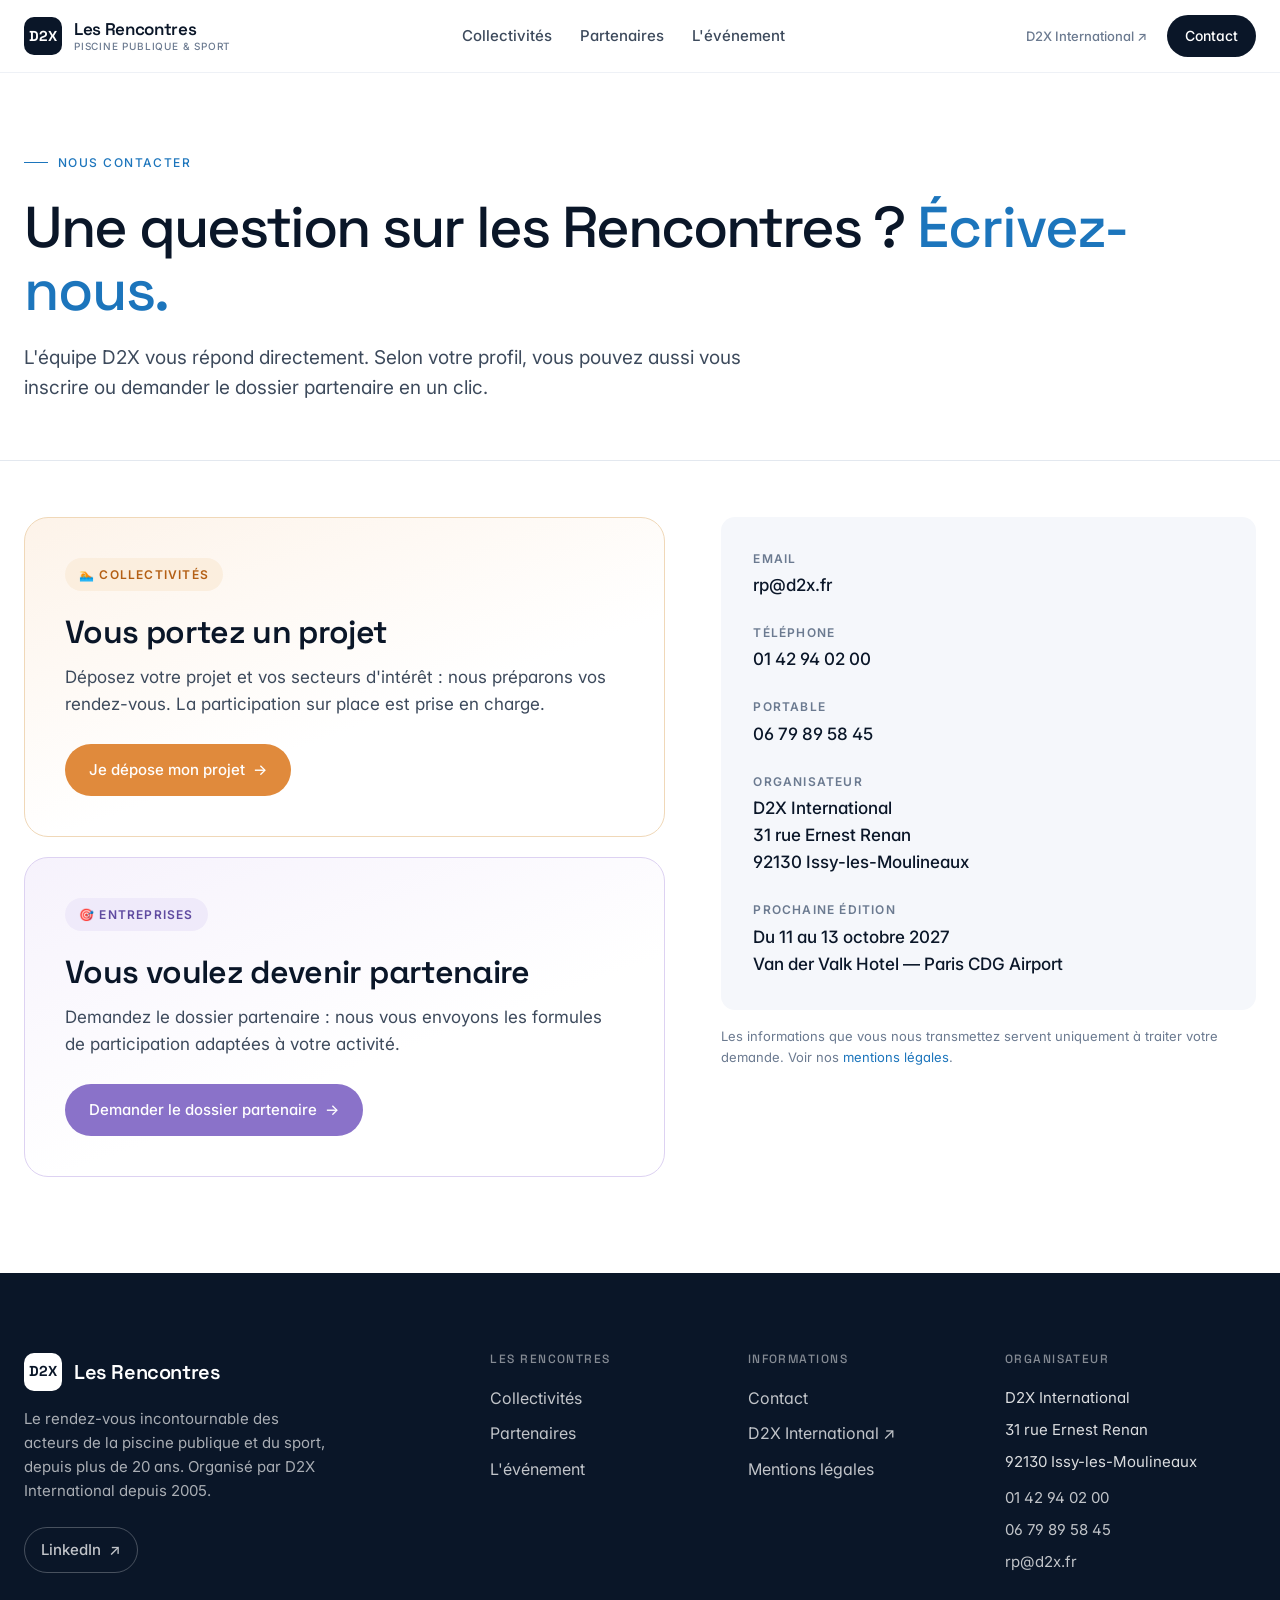
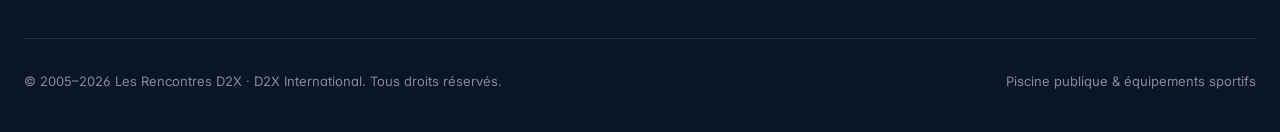
<file: contact.html>
<!DOCTYPE html>
<html lang="fr">
<head>
<meta charset="UTF-8" />
<meta name="viewport" content="width=device-width, initial-scale=1.0" />
<meta name="description" content="Contactez Les Rencontres D2X. Collectivités : déposez votre projet de piscine ou d'équipement sportif. Entreprises : demandez votre dossier partenaire. Coordonnées de l'équipe organisatrice." />
<meta name="robots" content="index, follow" />
<link rel="canonical" href="https://www.rencontresd2x.com/contact" />
<link rel="icon" type="image/png" sizes="32x32" href="assets/favicon-32.png" />
<link rel="apple-touch-icon" sizes="180x180" href="assets/apple-touch-icon.png" />
<title>Contact — Déposez votre projet ou demandez le dossier partenaire | Les Rencontres D2X</title>
<meta property="og:type" content="website" />
<meta property="og:title" content="Contact — Les Rencontres D2X" />
<meta property="og:url" content="https://www.rencontresd2x.com/contact" />
<link rel="preconnect" href="https://fonts.googleapis.com" />
<link rel="preconnect" href="https://fonts.gstatic.com" crossorigin />
<link href="https://fonts.googleapis.com/css2?family=Inter:wght@400;500;600;700&family=Space+Grotesk:wght@400;500;600&family=Instrument+Serif&display=swap" rel="stylesheet" />
<link rel="stylesheet" href="styles.css" />
</head>
<body>

<header class="nav" id="nav">
  <div class="nav__inner">
    <a href="index.html" class="nav__logo" aria-label="Les Rencontres D2X — accueil">
      <span class="nav__logo-mark">D2X</span>
      <span class="nav__logo-text"><span class="nav__logo-name">Les Rencontres</span><span class="nav__logo-sub">Piscine publique &amp; sport</span></span>
    </a>
    <nav>
      <ul class="nav__links">
        <li><a href="collectivites.html">Collectivités</a></li>
        <li><a href="partenaires.html">Partenaires</a></li>
        <li><a href="evenement.html">L'événement</a></li>
      </ul>
    </nav>
    <div class="nav__right">
      <a href="https://www.d2x.fr/" target="_blank" rel="noopener" class="nav__corp">D2X International ↗</a>
      <a href="contact.html" class="nav__cta">Contact</a>
    </div>
    <button class="nav__burger" id="burger" aria-label="Menu"><span></span></button>
  </div>
  <div class="nav__mobile" id="mobileMenu">
    <a href="collectivites.html">Collectivités</a>
    <a href="partenaires.html">Partenaires</a>
    <a href="evenement.html">L'événement</a>
    <a href="contact.html">Contact</a>
    <a href="https://www.d2x.fr/" target="_blank" rel="noopener">D2X International ↗</a>
  </div>
</header>

<main>
  <section class="page-header page-header--plain">
    <div class="container">
      <span class="eyebrow">Nous contacter</span>
      <h1>Une question sur les Rencontres&nbsp;? <em>Écrivez-nous.</em></h1>
      <p>L'équipe D2X vous répond directement. Selon votre profil, vous pouvez aussi vous inscrire ou demander le dossier partenaire en un clic.</p>
    </div>
  </section>

  <section style="padding-top:56px;">
    <div class="container">
      <div class="two-col" style="grid-template-columns:1.2fr 1fr; gap:56px; align-items:start;">
        <div class="persona-split" style="grid-template-columns:1fr;">
          <div class="persona-card persona-card--collectivite">
            <span class="persona-card__badge">🏊 Collectivités</span>
            <h3 class="persona-card__title">Vous portez un projet</h3>
            <p class="persona-card__desc">Déposez votre projet et vos secteurs d'intérêt : nous préparons vos rendez-vous. La participation sur place est prise en charge.</p>
            <div class="persona-card__cta">
              <a href="https://form.fillout.com/t/ncJxHxAMvgus" target="_blank" rel="noopener" class="btn btn--collectivite">Je dépose mon projet <span class="arrow">→</span></a>
            </div>
          </div>
          <div class="persona-card persona-card--partenaire">
            <span class="persona-card__badge">🎯 Entreprises</span>
            <h3 class="persona-card__title">Vous voulez devenir partenaire</h3>
            <p class="persona-card__desc">Demandez le dossier partenaire : nous vous envoyons les formules de participation adaptées à votre activité.</p>
            <div class="persona-card__cta">
              <a href="mailto:rp@d2x.fr?subject=Demande%20de%20dossier%20partenaire" class="btn btn--partenaire">Demander le dossier partenaire <span class="arrow">→</span></a>
            </div>
          </div>
        </div>

        <div>
          <div class="info-card">
            <div class="info-card__item"><span class="info-card__label">Email</span><span class="info-card__value"><a href="mailto:rp@d2x.fr">rp@d2x.fr</a></span></div>
            <div class="info-card__item"><span class="info-card__label">Téléphone</span><span class="info-card__value"><a href="tel:+33142940200">01 42 94 02 00</a></span></div>
            <div class="info-card__item"><span class="info-card__label">Portable</span><span class="info-card__value"><a href="tel:+33679895845">06 79 89 58 45</a></span></div>
            <div class="info-card__item"><span class="info-card__label">Organisateur</span><span class="info-card__value">D2X International<br/>31 rue Ernest Renan<br/>92130 Issy-les-Moulineaux</span></div>
            <div class="info-card__item"><span class="info-card__label">Prochaine édition</span><span class="info-card__value">Du 11 au 13 octobre 2027<br/>Van der Valk Hotel — Paris CDG Airport</span></div>
          </div>
          <p class="form__hint" style="margin-top:16px;">Les informations que vous nous transmettez servent uniquement à traiter votre demande. Voir nos <a href="mentions-legales.html#donnees" class="mono-accent">mentions légales</a>.</p>
        </div>
      </div>
    </div>
  </section>
</main>

<footer class="footer">
  <div class="container">
    <div class="footer__grid">
      <div>
        <div class="footer__logo"><span class="nav__logo-mark">D2X</span><span class="footer__logo-name">Les Rencontres</span></div>
        <p class="footer__tagline">Le rendez-vous incontournable des acteurs de la piscine publique et du sport, depuis plus de 20 ans. Organisé par D2X International depuis 2005.</p>
        <a href="https://www.linkedin.com/company/d2x-international/" target="_blank" rel="noopener" class="btn btn--ghost-light" style="padding:10px 16px;">LinkedIn <span class="arrow">↗</span></a>
      </div>
      <div><h4>Les Rencontres</h4><ul><li><a href="collectivites.html">Collectivités</a></li><li><a href="partenaires.html">Partenaires</a></li><li><a href="evenement.html">L'événement</a></li></ul></div>
      <div><h4>Informations</h4><ul><li><a href="contact.html">Contact</a></li><li><a href="https://www.d2x.fr/" target="_blank" rel="noopener">D2X International ↗</a></li><li><a href="mentions-legales.html">Mentions légales</a></li></ul></div>
      <div><h4>Organisateur</h4><span class="footer__contact-line">D2X International</span><span class="footer__contact-line">31 rue Ernest Renan</span><span class="footer__contact-line">92130 Issy-les-Moulineaux</span><span class="footer__contact-line" style="margin-top:12px; display:block;"><a href="tel:+33142940200">01 42 94 02 00</a></span><span class="footer__contact-line"><a href="tel:+33679895845">06 79 89 58 45</a></span><span class="footer__contact-line"><a href="mailto:rp@d2x.fr">rp@d2x.fr</a></span></div>
    </div>
    <div class="footer__bottom"><span>© 2005–2026 Les Rencontres D2X · D2X International. Tous droits réservés.</span><span>Piscine publique &amp; équipements sportifs</span></div>
  </div>
</footer>

<script>
  const burger = document.getElementById('burger');
  const nav = document.getElementById('nav');
  if (burger) burger.addEventListener('click', () => nav.classList.toggle('is-open'));
</script>
</body>
</html>
</file>
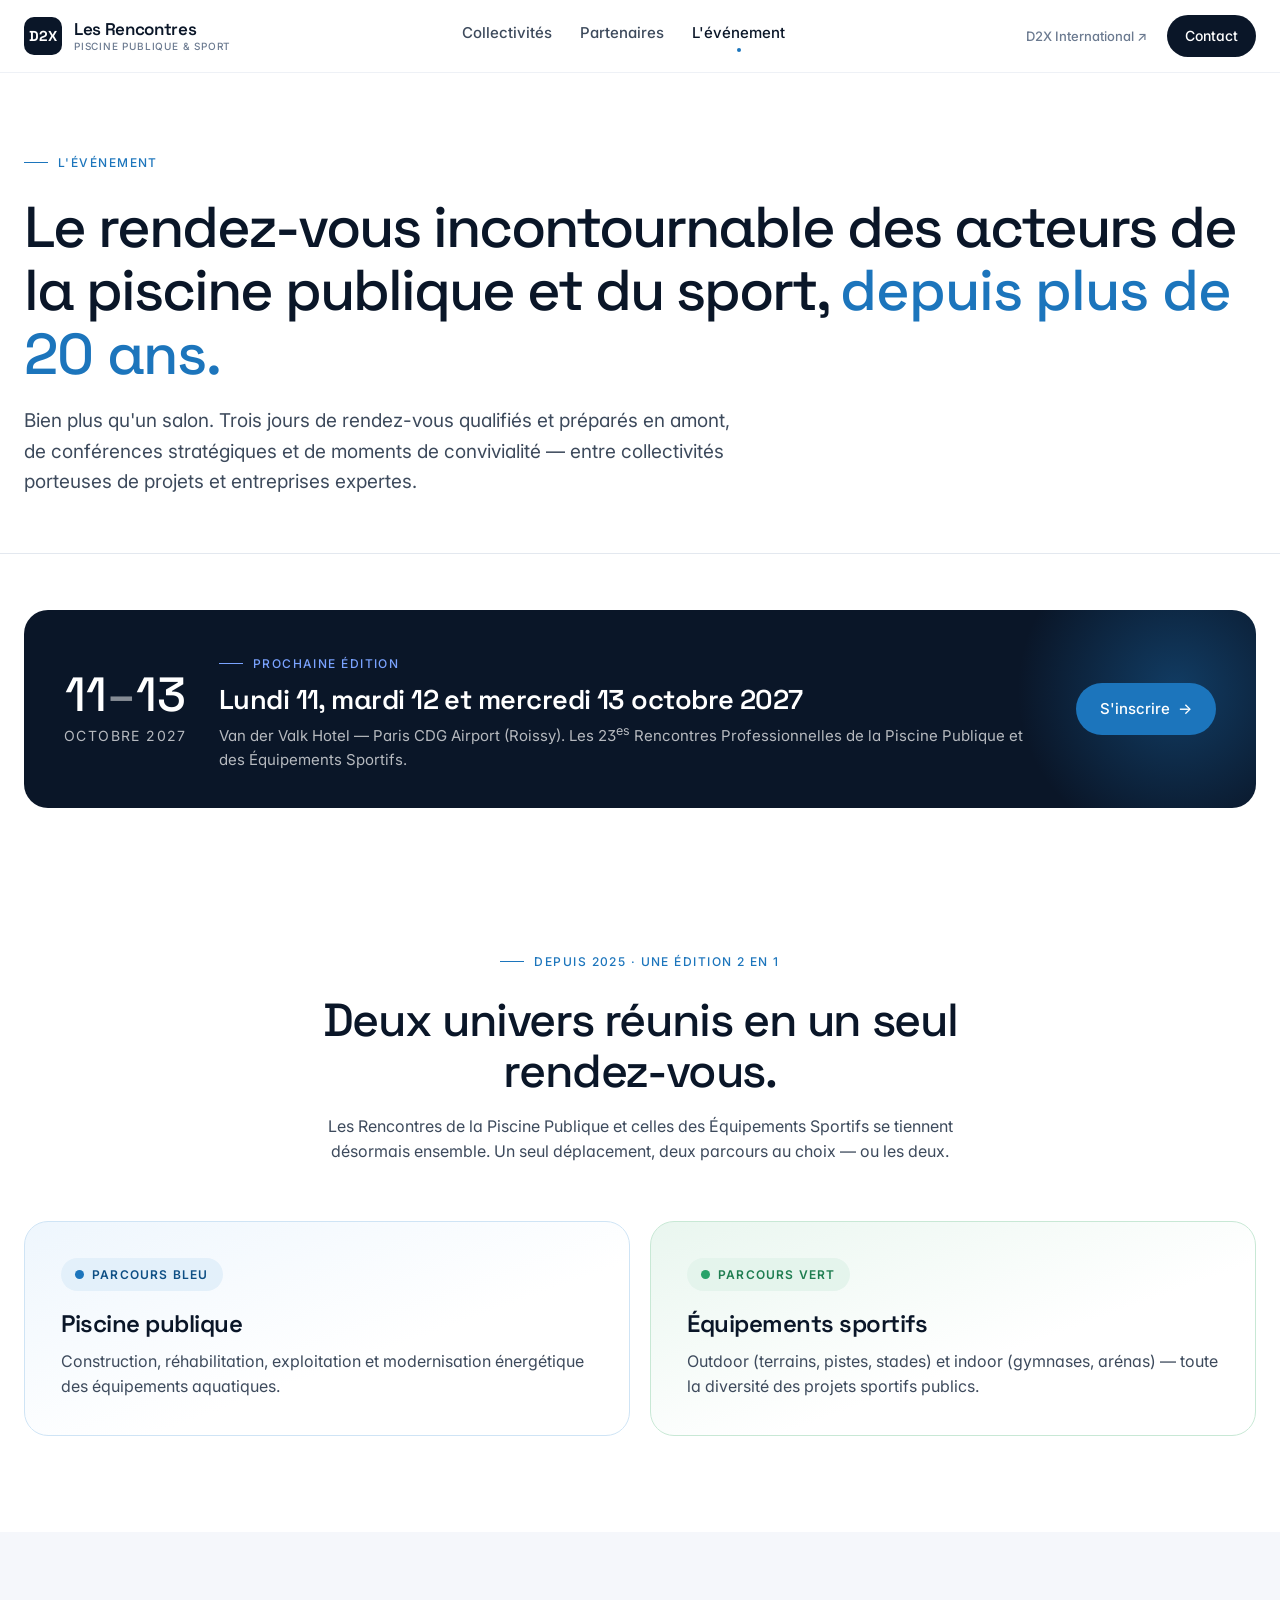
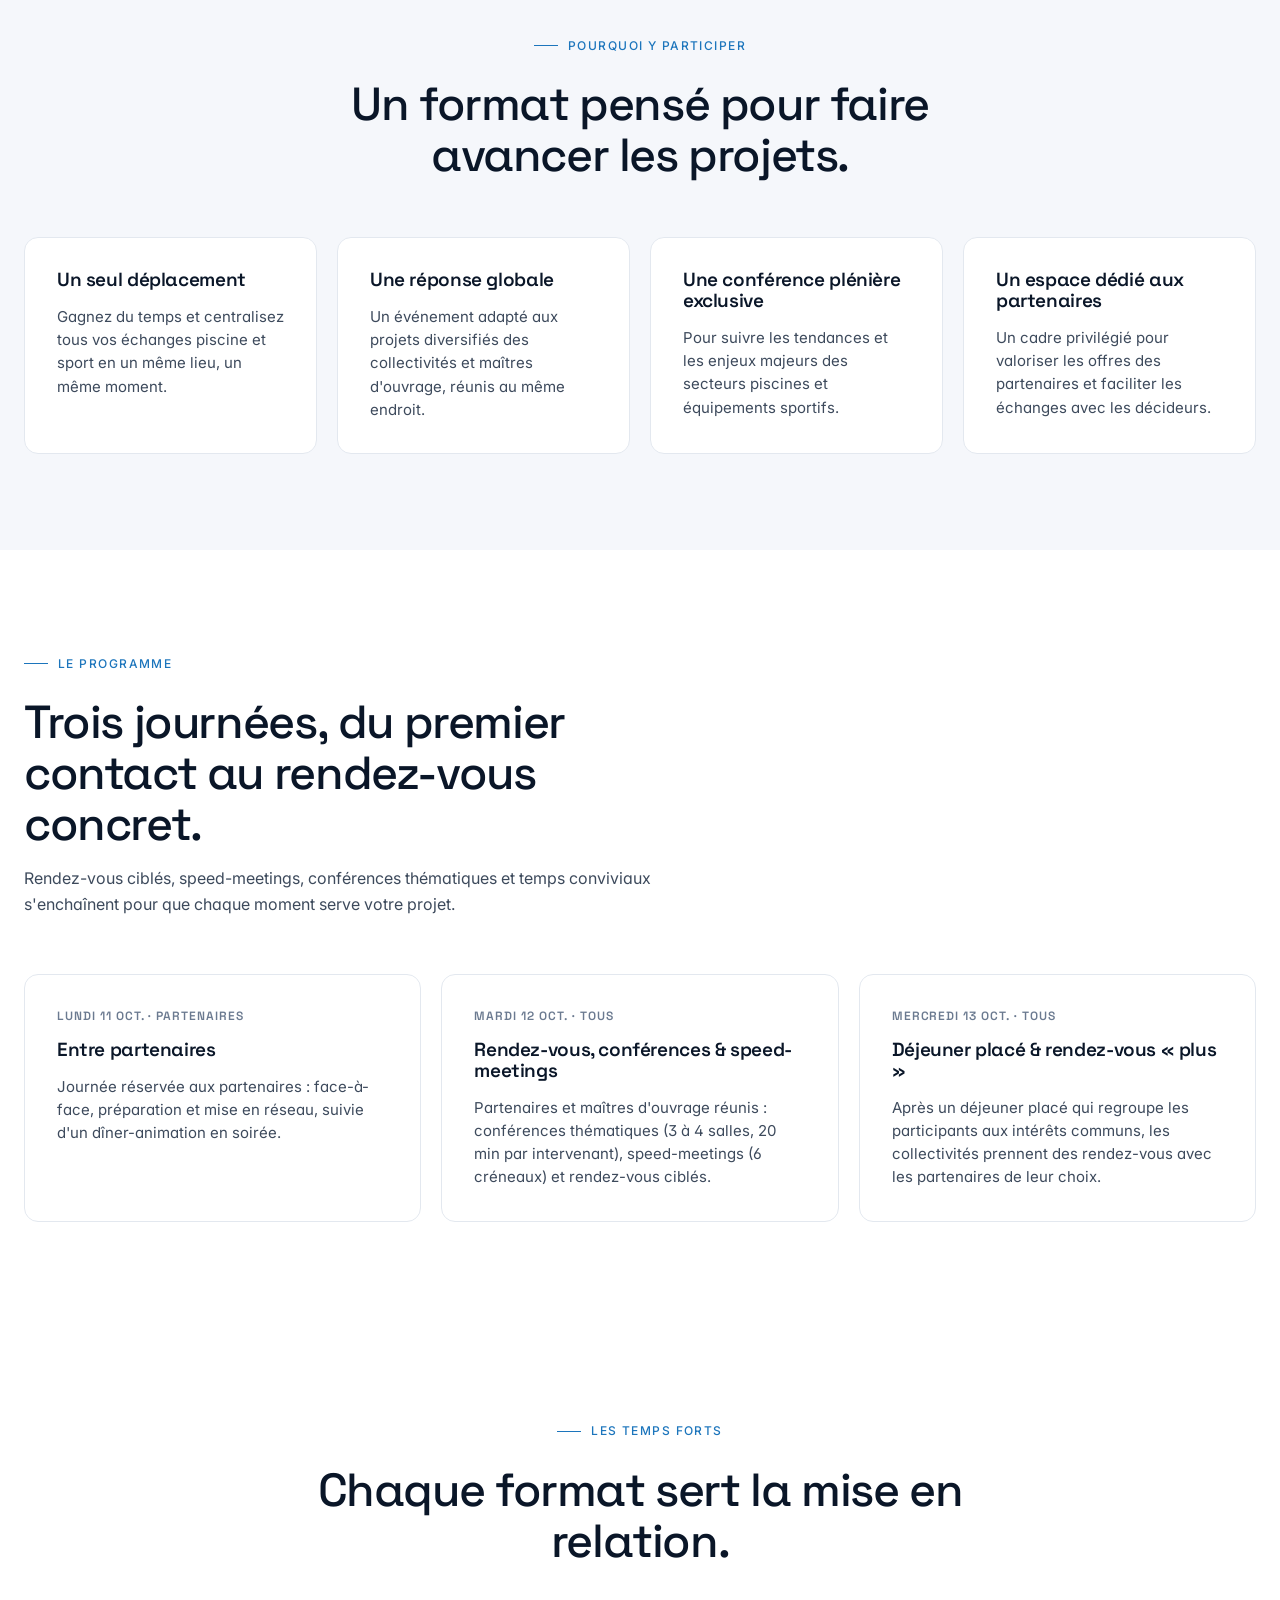
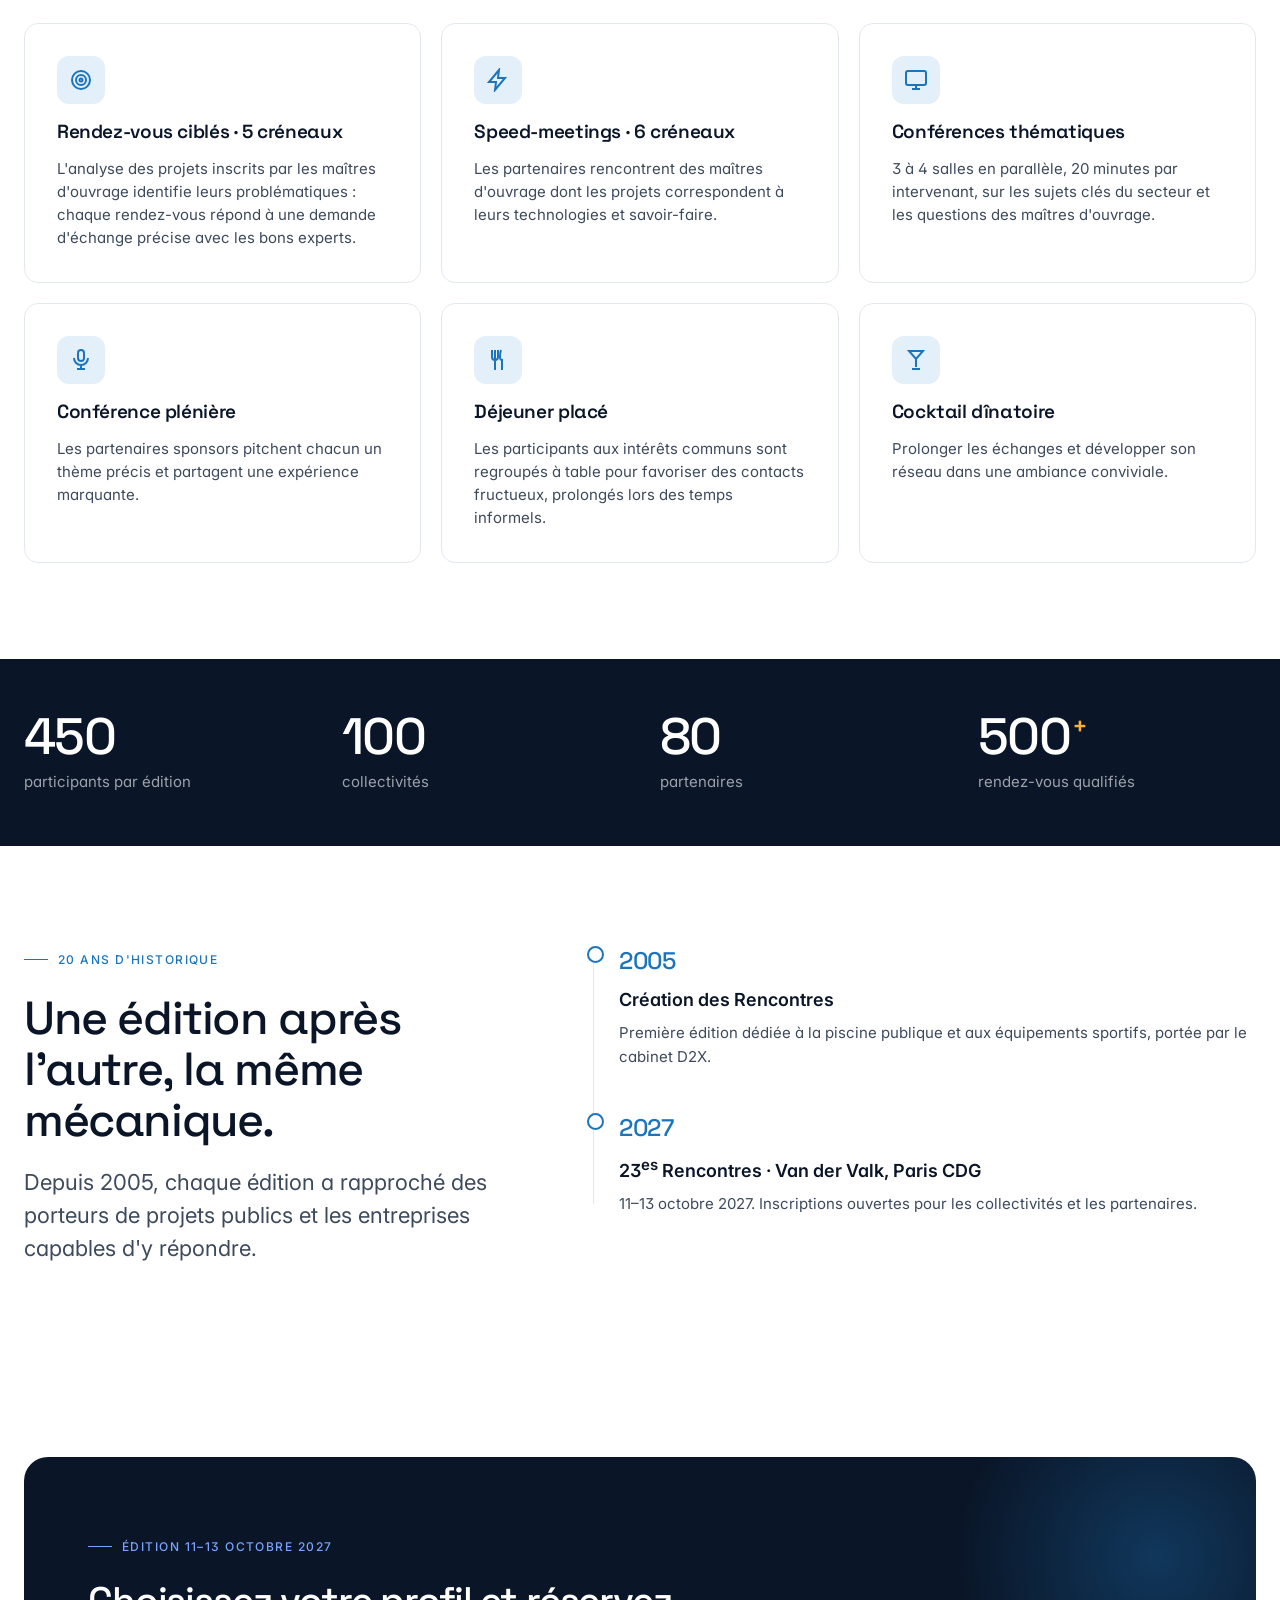
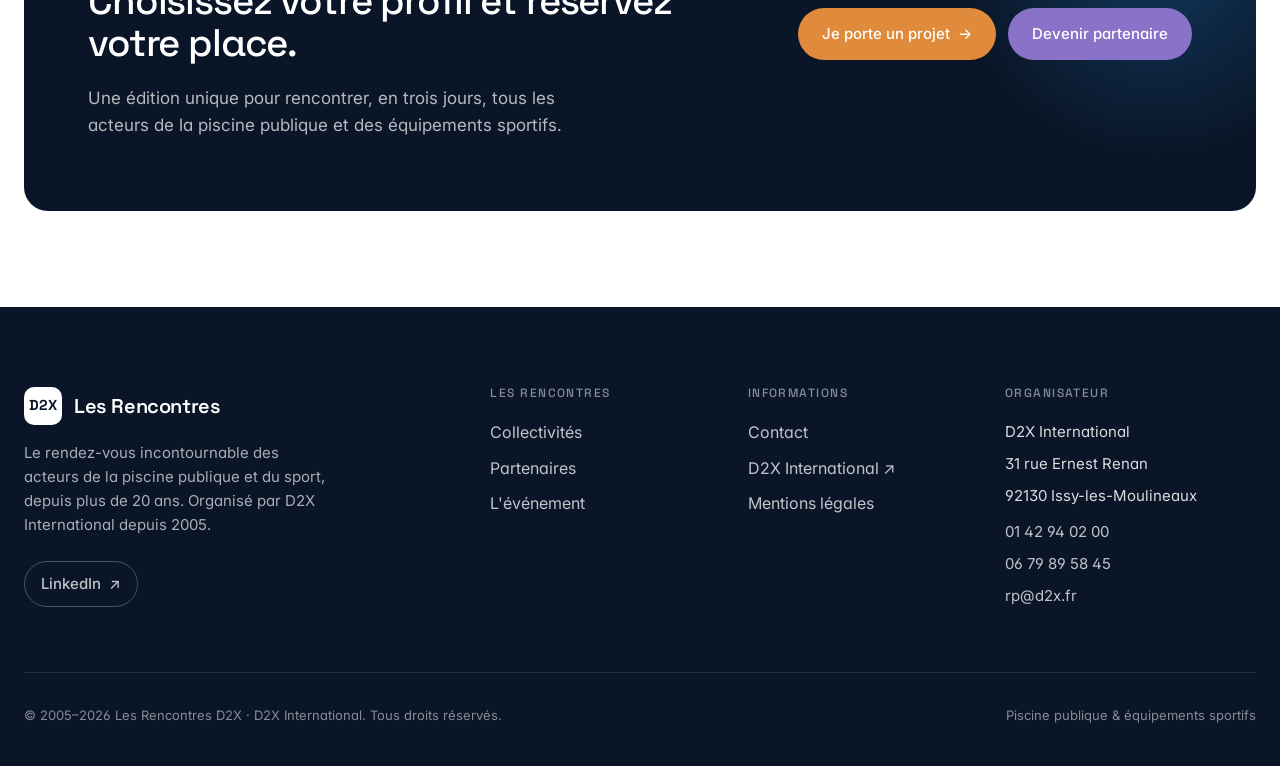
<file: evenement.html>
<!DOCTYPE html>
<html lang="fr">
<head>
<meta charset="UTF-8" />
<meta name="viewport" content="width=device-width, initial-scale=1.0" />
<meta name="description" content="L'édition 2027 des Rencontres D2X se tient les 11, 12 et 13 octobre. Programme, chiffres, éditions précédentes : 20 ans de mise en relation entre projets publics de piscine et de sport et entreprises expertes." />
<meta name="robots" content="index, follow" />
<link rel="canonical" href="https://www.rencontresd2x.com/evenement" />
<link rel="icon" type="image/png" sizes="32x32" href="assets/favicon-32.png" />
<link rel="apple-touch-icon" sizes="180x180" href="assets/apple-touch-icon.png" />
<title>L'événement — Édition 11–13 octobre 2027 | Les Rencontres D2X</title>
<meta property="og:type" content="website" />
<meta property="og:title" content="L'événement — Les Rencontres D2X 2027" />
<meta property="og:url" content="https://www.rencontresd2x.com/evenement" />
<link rel="preconnect" href="https://fonts.googleapis.com" />
<link rel="preconnect" href="https://fonts.gstatic.com" crossorigin />
<link href="https://fonts.googleapis.com/css2?family=Inter:wght@400;500;600;700&family=Space+Grotesk:wght@400;500;600&family=Instrument+Serif&display=swap" rel="stylesheet" />
<link rel="stylesheet" href="styles.css" />
</head>
<body>

<header class="nav" id="nav">
  <div class="nav__inner">
    <a href="index.html" class="nav__logo" aria-label="Les Rencontres D2X — accueil">
      <span class="nav__logo-mark">D2X</span>
      <span class="nav__logo-text"><span class="nav__logo-name">Les Rencontres</span><span class="nav__logo-sub">Piscine publique &amp; sport</span></span>
    </a>
    <nav>
      <ul class="nav__links">
        <li><a href="collectivites.html">Collectivités</a></li>
        <li><a href="partenaires.html">Partenaires</a></li>
        <li><a href="evenement.html" class="is-active">L'événement</a></li>
      </ul>
    </nav>
    <div class="nav__right">
      <a href="https://www.d2x.fr/" target="_blank" rel="noopener" class="nav__corp">D2X International ↗</a>
      <a href="contact.html" class="nav__cta">Contact</a>
    </div>
    <button class="nav__burger" id="burger" aria-label="Menu"><span></span></button>
  </div>
  <div class="nav__mobile" id="mobileMenu">
    <a href="collectivites.html">Collectivités</a>
    <a href="partenaires.html">Partenaires</a>
    <a href="evenement.html">L'événement</a>
    <a href="contact.html">Contact</a>
    <a href="https://www.d2x.fr/" target="_blank" rel="noopener">D2X International ↗</a>
  </div>
</header>

<main>
  <section class="page-header page-header--plain">
    <div class="container">
      <span class="eyebrow">L'événement</span>
      <h1>Le rendez-vous incontournable des acteurs de la piscine publique et du sport, <em>depuis plus de 20 ans.</em></h1>
      <p>Bien plus qu'un salon. Trois jours de rendez-vous qualifiés et préparés en amont, de conférences stratégiques et de moments de convivialité — entre collectivités porteuses de projets et entreprises expertes.</p>
    </div>
  </section>

  <!-- PROCHAINE ÉDITION -->
  <section style="padding-top:56px;">
    <div class="container">
      <div class="edition reveal">
        <div class="edition__date">
          <div class="edition__day">11<span style="opacity:.5">–</span>13</div>
          <div class="edition__month">Octobre 2027</div>
        </div>
        <div class="edition__info">
          <span class="eyebrow eyebrow--light" style="margin-bottom:12px;">Prochaine édition</span>
          <h3>Lundi 11, mardi 12 et mercredi 13 octobre 2027</h3>
          <p>Van der Valk Hotel — Paris CDG Airport (Roissy). Les 23<sup>es</sup> Rencontres Professionnelles de la Piscine Publique et des Équipements Sportifs.</p>
        </div>
        <div class="edition__cta">
          <a href="contact.html" class="btn btn--blue">S'inscrire <span class="arrow">→</span></a>
        </div>
      </div>
    </div>
  </section>

  <!-- UNE ÉDITION 2 EN 1 -->
  <section style="padding-top:40px;">
    <div class="container">
      <div class="section-header section-header--center">
        <div class="section-header__text">
          <span class="eyebrow">Depuis 2025 · une édition 2 en 1</span>
          <h2>Deux univers réunis en un seul rendez-vous.</h2>
          <p>Les Rencontres de la Piscine Publique et celles des Équipements Sportifs se tiennent désormais ensemble. Un seul déplacement, deux parcours au choix — ou les deux.</p>
        </div>
      </div>
      <div class="tracks reveal">
        <div class="track track--piscine">
          <span class="track__badge">Parcours bleu</span>
          <h3 class="track__title">Piscine publique</h3>
          <p class="track__desc">Construction, réhabilitation, exploitation et modernisation énergétique des équipements aquatiques.</p>
        </div>
        <div class="track track--sport">
          <span class="track__badge">Parcours vert</span>
          <h3 class="track__title">Équipements sportifs</h3>
          <p class="track__desc">Outdoor (terrains, pistes, stades) et indoor (gymnases, arénas) — toute la diversité des projets sportifs publics.</p>
        </div>
      </div>
    </div>
  </section>

  <!-- POURQUOI PARTICIPER -->
  <section class="compare">
    <div class="container">
      <div class="section-header section-header--center">
        <div class="section-header__text">
          <span class="eyebrow">Pourquoi y participer</span>
          <h2>Un format pensé pour faire avancer les projets.</h2>
        </div>
      </div>
      <div class="grid grid--4">
        <div class="card"><h3 class="card__title">Un seul déplacement</h3><p class="card__desc">Gagnez du temps et centralisez tous vos échanges piscine et sport en un même lieu, un même moment.</p></div>
        <div class="card"><h3 class="card__title">Une réponse globale</h3><p class="card__desc">Un événement adapté aux projets diversifiés des collectivités et maîtres d'ouvrage, réunis au même endroit.</p></div>
        <div class="card"><h3 class="card__title">Une conférence plénière exclusive</h3><p class="card__desc">Pour suivre les tendances et les enjeux majeurs des secteurs piscines et équipements sportifs.</p></div>
        <div class="card"><h3 class="card__title">Un espace dédié aux partenaires</h3><p class="card__desc">Un cadre privilégié pour valoriser les offres des partenaires et faciliter les échanges avec les décideurs.</p></div>
      </div>
    </div>
  </section>

  <!-- PROGRAMME -->
  <section>
    <div class="container">
      <div class="section-header">
        <div class="section-header__text">
          <span class="eyebrow">Le programme</span>
          <h2>Trois journées, du premier contact au rendez-vous concret.</h2>
          <p>Rendez-vous ciblés, speed-meetings, conférences thématiques et temps conviviaux s'enchaînent pour que chaque moment serve votre projet.</p>
        </div>
      </div>
      <div class="grid grid--3">
        <div class="card">
          <span class="card__num" style="font-family:'Space Grotesk'; color:var(--muted); font-size:.75rem; letter-spacing:.08em; font-weight:600;">LUNDI 11 OCT. · PARTENAIRES</span>
          <h3 class="card__title">Entre partenaires</h3>
          <p class="card__desc">Journée réservée aux partenaires : face-à-face, préparation et mise en réseau, suivie d'un dîner-animation en soirée.</p>
        </div>
        <div class="card">
          <span class="card__num" style="font-family:'Space Grotesk'; color:var(--muted); font-size:.75rem; letter-spacing:.08em; font-weight:600;">MARDI 12 OCT. · TOUS</span>
          <h3 class="card__title">Rendez-vous, conférences &amp; speed-meetings</h3>
          <p class="card__desc">Partenaires et maîtres d'ouvrage réunis : conférences thématiques (3 à 4 salles, 20 min par intervenant), speed-meetings (6 créneaux) et rendez-vous ciblés.</p>
        </div>
        <div class="card">
          <span class="card__num" style="font-family:'Space Grotesk'; color:var(--muted); font-size:.75rem; letter-spacing:.08em; font-weight:600;">MERCREDI 13 OCT. · TOUS</span>
          <h3 class="card__title">Déjeuner placé &amp; rendez-vous « plus »</h3>
          <p class="card__desc">Après un déjeuner placé qui regroupe les participants aux intérêts communs, les collectivités prennent des rendez-vous avec les partenaires de leur choix.</p>
        </div>
      </div>
    </div>
  </section>

  <!-- LES TEMPS FORTS / FORMATS -->
  <section>
    <div class="container">
      <div class="section-header section-header--center">
        <div class="section-header__text">
          <span class="eyebrow">Les temps forts</span>
          <h2>Chaque format sert la mise en relation.</h2>
        </div>
      </div>
      <div class="grid grid--3">
        <div class="card"><span class="card__icon"><svg width="24" height="24" viewBox="0 0 24 24" fill="none" stroke="currentColor" stroke-width="2"><circle cx="12" cy="12" r="9"/><circle cx="12" cy="12" r="5"/><circle cx="12" cy="12" r="1.5"/></svg></span><h3 class="card__title">Rendez-vous ciblés · 5 créneaux</h3><p class="card__desc">L'analyse des projets inscrits par les maîtres d'ouvrage identifie leurs problématiques : chaque rendez-vous répond à une demande d'échange précise avec les bons experts.</p></div>
        <div class="card"><span class="card__icon"><svg width="24" height="24" viewBox="0 0 24 24" fill="none" stroke="currentColor" stroke-width="2"><path d="M13 2L3 14h7l-1 8 10-12h-7z"/></svg></span><h3 class="card__title">Speed-meetings · 6 créneaux</h3><p class="card__desc">Les partenaires rencontrent des maîtres d'ouvrage dont les projets correspondent à leurs technologies et savoir-faire.</p></div>
        <div class="card"><span class="card__icon"><svg width="24" height="24" viewBox="0 0 24 24" fill="none" stroke="currentColor" stroke-width="2"><rect x="2" y="3" width="20" height="14" rx="2"/><path d="M8 21h8M12 17v4"/></svg></span><h3 class="card__title">Conférences thématiques</h3><p class="card__desc">3 à 4 salles en parallèle, 20 minutes par intervenant, sur les sujets clés du secteur et les questions des maîtres d'ouvrage.</p></div>
        <div class="card"><span class="card__icon"><svg width="24" height="24" viewBox="0 0 24 24" fill="none" stroke="currentColor" stroke-width="2"><rect x="9" y="2" width="6" height="11" rx="3"/><path d="M5 10a7 7 0 0014 0M12 17v4M8 21h8"/></svg></span><h3 class="card__title">Conférence plénière</h3><p class="card__desc">Les partenaires sponsors pitchent chacun un thème précis et partagent une expérience marquante.</p></div>
        <div class="card"><span class="card__icon"><svg width="24" height="24" viewBox="0 0 24 24" fill="none" stroke="currentColor" stroke-width="2"><path d="M6 2v7a3 3 0 006 0V2M9 2v20M15 2c-1 2-1 5-1 7s1 3 2 3v10"/></svg></span><h3 class="card__title">Déjeuner placé</h3><p class="card__desc">Les participants aux intérêts communs sont regroupés à table pour favoriser des contacts fructueux, prolongés lors des temps informels.</p></div>
        <div class="card"><span class="card__icon"><svg width="24" height="24" viewBox="0 0 24 24" fill="none" stroke="currentColor" stroke-width="2"><path d="M5 3h14l-7 8z"/><path d="M12 11v8M8 21h8"/></svg></span><h3 class="card__title">Cocktail dînatoire</h3><p class="card__desc">Prolonger les échanges et développer son réseau dans une ambiance conviviale.</p></div>
      </div>
    </div>
  </section>

  <!-- CHIFFRES -->
  <section class="stats">
    <div class="container">
      <div class="stats__grid">
        <div class="stats__item"><div class="stats__num">450</div><div class="stats__label">participants par édition</div></div>
        <div class="stats__item"><div class="stats__num">100</div><div class="stats__label">collectivités</div></div>
        <div class="stats__item"><div class="stats__num">80</div><div class="stats__label">partenaires</div></div>
        <div class="stats__item"><div class="stats__num">500<sup>+</sup></div><div class="stats__label">rendez-vous qualifiés</div></div>
      </div>
    </div>
  </section>

  <!-- ÉDITIONS PRÉCÉDENTES -->
  <section>
    <div class="container">
      <div class="two-col">
        <div class="two-col__aside">
          <span class="eyebrow">20 ans d'historique</span>
          <h2>Une édition après l'autre, la même mécanique.</h2>
          <p class="lead" style="margin-top:20px;">Depuis 2005, chaque édition a rapproché des porteurs de projets publics et les entreprises capables d'y répondre.</p>
        </div>
        <div>
          <div class="timeline">
            <div class="timeline__item"><div class="timeline__year">2005</div><div class="timeline__title">Création des Rencontres</div><div class="timeline__desc">Première édition dédiée à la piscine publique et aux équipements sportifs, portée par le cabinet D2X.</div></div>
            <div class="timeline__item"><div class="timeline__year">2027</div><div class="timeline__title">23<sup>es</sup> Rencontres · Van der Valk, Paris CDG</div><div class="timeline__desc">11–13 octobre 2027. Inscriptions ouvertes pour les collectivités et les partenaires.</div></div>
          </div>
        </div>
      </div>
    </div>
  </section>

  <!-- CTA -->
  <section class="cta">
    <div class="container">
      <div class="cta__box">
        <div>
          <span class="eyebrow eyebrow--light">Édition 11–13 octobre 2027</span>
          <h2>Choisissez votre profil et réservez votre place.</h2>
          <p>Une édition unique pour rencontrer, en trois jours, tous les acteurs de la piscine publique et des équipements sportifs.</p>
        </div>
        <div class="cta__actions">
          <a href="collectivites.html" class="btn btn--collectivite">Je porte un projet <span class="arrow">→</span></a>
          <a href="partenaires.html" class="btn btn--partenaire">Devenir partenaire</a>
        </div>
      </div>
    </div>
  </section>

</main>

<footer class="footer">
  <div class="container">
    <div class="footer__grid">
      <div>
        <div class="footer__logo"><span class="nav__logo-mark">D2X</span><span class="footer__logo-name">Les Rencontres</span></div>
        <p class="footer__tagline">Le rendez-vous incontournable des acteurs de la piscine publique et du sport, depuis plus de 20 ans. Organisé par D2X International depuis 2005.</p>
        <a href="https://www.linkedin.com/company/d2x-international/" target="_blank" rel="noopener" class="btn btn--ghost-light" style="padding:10px 16px;">LinkedIn <span class="arrow">↗</span></a>
      </div>
      <div><h4>Les Rencontres</h4><ul><li><a href="collectivites.html">Collectivités</a></li><li><a href="partenaires.html">Partenaires</a></li><li><a href="evenement.html">L'événement</a></li></ul></div>
      <div><h4>Informations</h4><ul><li><a href="contact.html">Contact</a></li><li><a href="https://www.d2x.fr/" target="_blank" rel="noopener">D2X International ↗</a></li><li><a href="mentions-legales.html">Mentions légales</a></li></ul></div>
      <div><h4>Organisateur</h4><span class="footer__contact-line">D2X International</span><span class="footer__contact-line">31 rue Ernest Renan</span><span class="footer__contact-line">92130 Issy-les-Moulineaux</span><span class="footer__contact-line" style="margin-top:12px; display:block;"><a href="tel:+33142940200">01 42 94 02 00</a></span><span class="footer__contact-line"><a href="tel:+33679895845">06 79 89 58 45</a></span><span class="footer__contact-line"><a href="mailto:rp@d2x.fr">rp@d2x.fr</a></span></div>
    </div>
    <div class="footer__bottom"><span>© 2005–2026 Les Rencontres D2X · D2X International. Tous droits réservés.</span><span>Piscine publique &amp; équipements sportifs</span></div>
  </div>
</footer>

<script>
  const burger = document.getElementById('burger');
  const nav = document.getElementById('nav');
  if (burger) burger.addEventListener('click', () => nav.classList.toggle('is-open'));
</script>
</body>
</html>
</file>
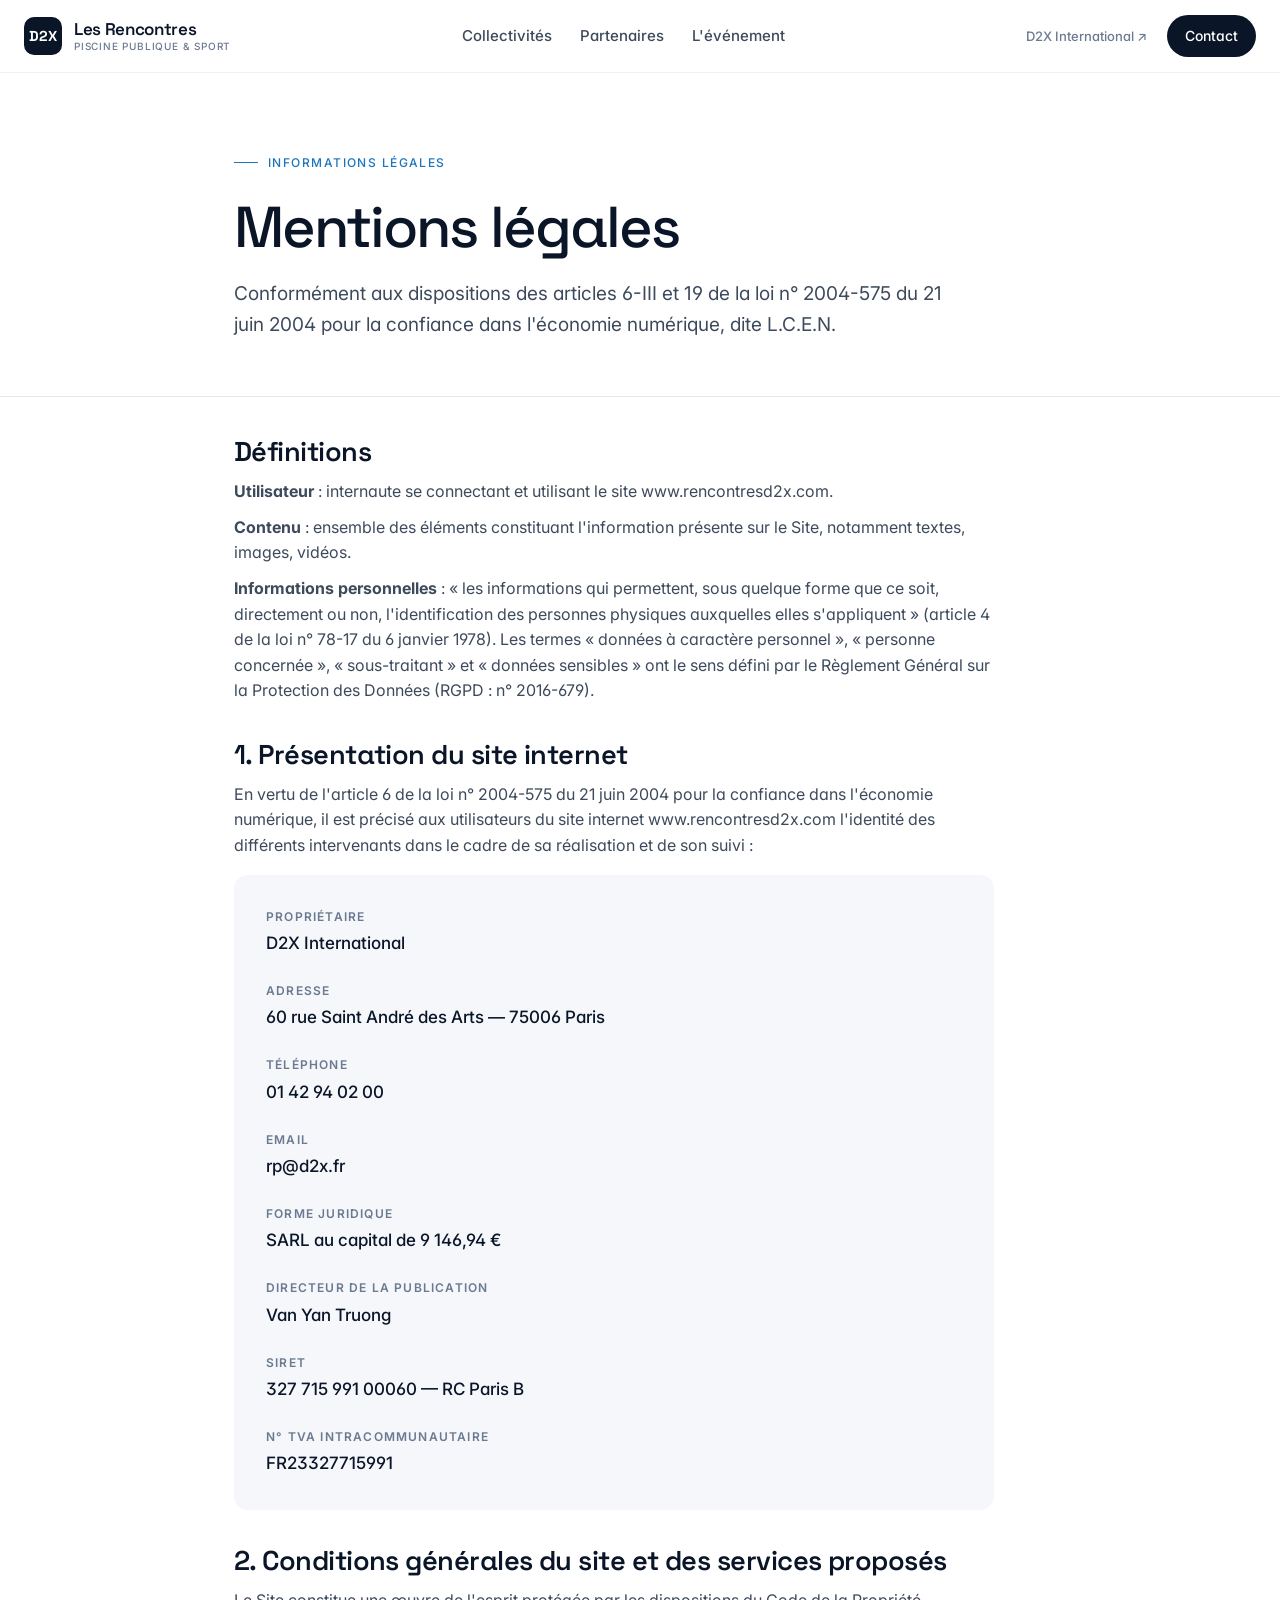
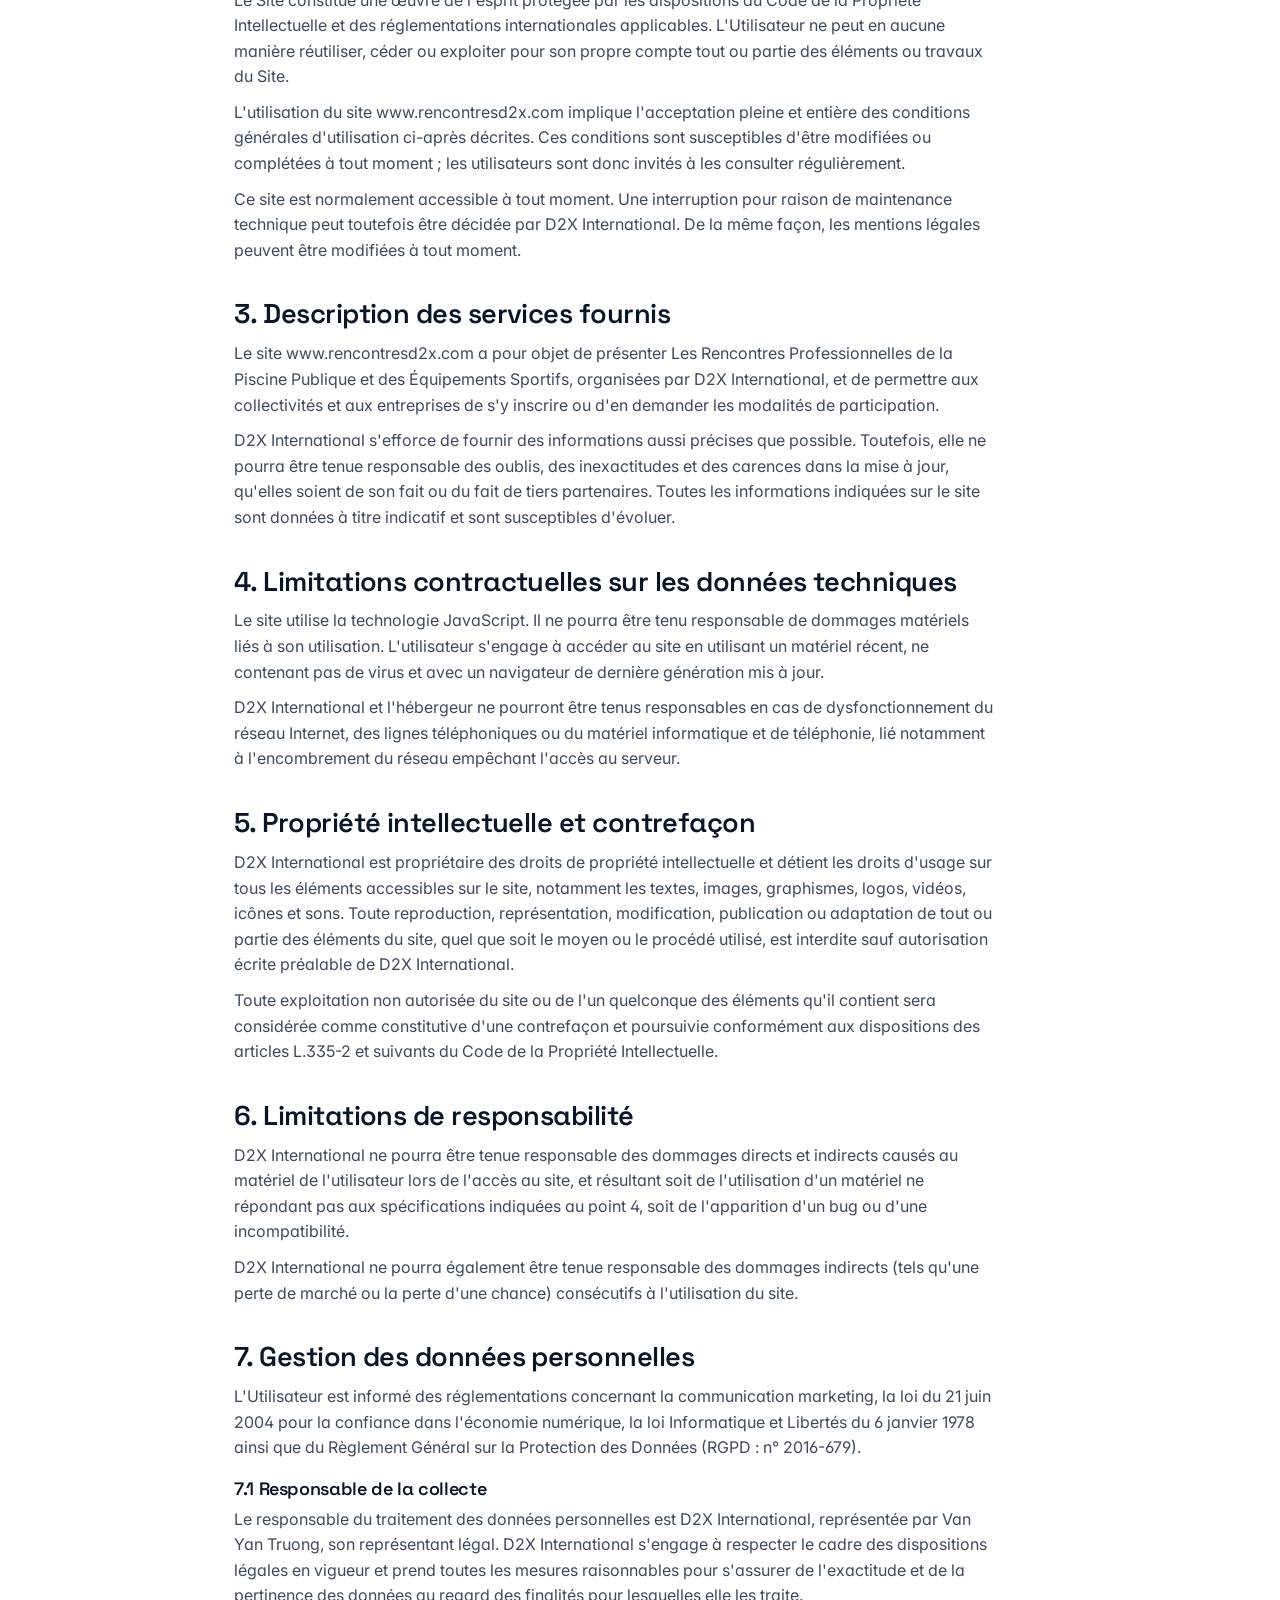
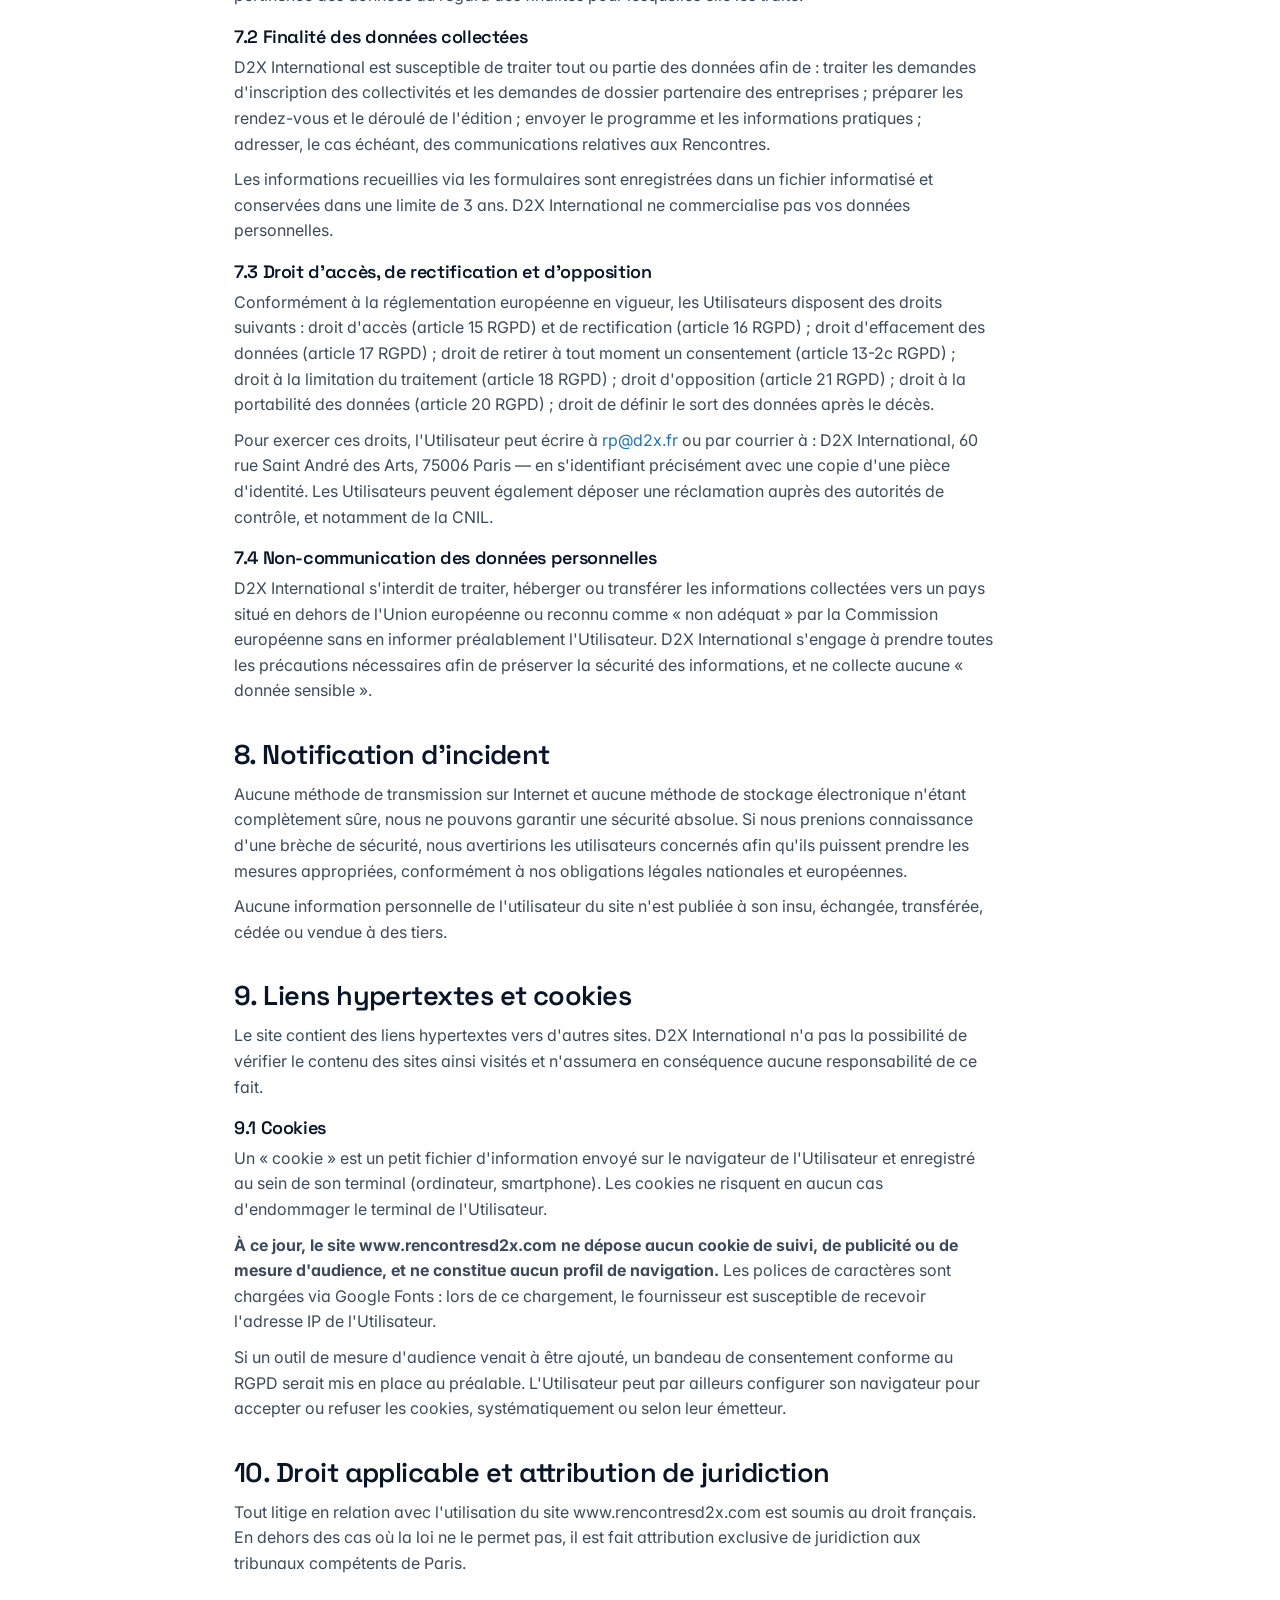
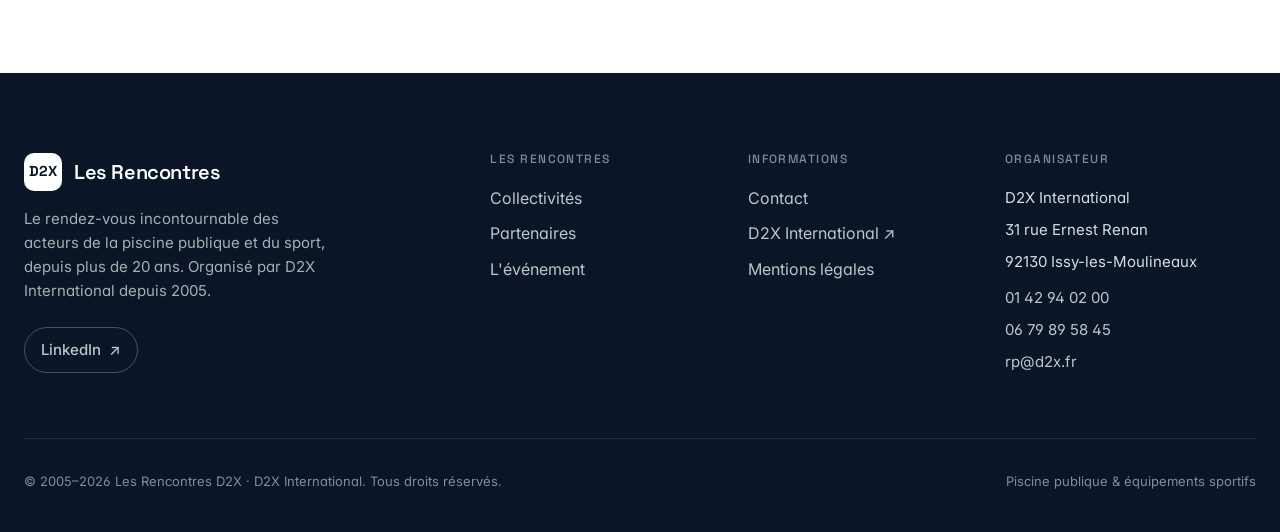
<file: mentions-legales.html>
<!DOCTYPE html>
<html lang="fr">
<head>
<meta charset="UTF-8" />
<meta name="viewport" content="width=device-width, initial-scale=1.0" />
<meta name="description" content="Mentions légales des Rencontres D2X, organisées par D2X International." />
<meta name="robots" content="noindex, follow" />
<link rel="canonical" href="https://www.rencontresd2x.com/mentions-legales" />
<link rel="icon" type="image/png" sizes="32x32" href="assets/favicon-32.png" />
<title>Mentions légales | Les Rencontres D2X</title>
<link rel="preconnect" href="https://fonts.googleapis.com" />
<link rel="preconnect" href="https://fonts.gstatic.com" crossorigin />
<link href="https://fonts.googleapis.com/css2?family=Inter:wght@400;500;600;700&family=Space+Grotesk:wght@400;500;600&family=Instrument+Serif&display=swap" rel="stylesheet" />
<link rel="stylesheet" href="styles.css" />
</head>
<body>

<header class="nav" id="nav">
  <div class="nav__inner">
    <a href="index.html" class="nav__logo" aria-label="Les Rencontres D2X — accueil">
      <span class="nav__logo-mark">D2X</span>
      <span class="nav__logo-text"><span class="nav__logo-name">Les Rencontres</span><span class="nav__logo-sub">Piscine publique &amp; sport</span></span>
    </a>
    <nav>
      <ul class="nav__links">
        <li><a href="collectivites.html">Collectivités</a></li>
        <li><a href="partenaires.html">Partenaires</a></li>
        <li><a href="evenement.html">L'événement</a></li>
      </ul>
    </nav>
    <div class="nav__right">
      <a href="https://www.d2x.fr/" target="_blank" rel="noopener" class="nav__corp">D2X International ↗</a>
      <a href="contact.html" class="nav__cta">Contact</a>
    </div>
    <button class="nav__burger" id="burger" aria-label="Menu"><span></span></button>
  </div>
  <div class="nav__mobile" id="mobileMenu">
    <a href="collectivites.html">Collectivités</a>
    <a href="partenaires.html">Partenaires</a>
    <a href="evenement.html">L'événement</a>
    <a href="contact.html">Contact</a>
    <a href="https://www.d2x.fr/" target="_blank" rel="noopener">D2X International ↗</a>
  </div>
</header>

<main>
  <section class="page-header page-header--plain">
    <div class="container container--narrow">
      <span class="eyebrow">Informations légales</span>
      <h1>Mentions légales</h1>
      <p>Conformément aux dispositions des articles 6-III et 19 de la loi n°&nbsp;2004-575 du 21 juin 2004 pour la confiance dans l'économie numérique, dite L.C.E.N.</p>
    </div>
  </section>

  <section style="padding-top:40px;">
    <div class="container container--narrow">
      <div class="two-col" style="grid-template-columns:1fr; gap:36px; max-width:760px;">

        <div>
          <h3 style="margin-bottom:12px;">Définitions</h3>
          <p><strong>Utilisateur</strong> : internaute se connectant et utilisant le site www.rencontresd2x.com.</p>
          <p style="margin-top:10px;"><strong>Contenu</strong> : ensemble des éléments constituant l'information présente sur le Site, notamment textes, images, vidéos.</p>
          <p style="margin-top:10px;"><strong>Informations personnelles</strong> : « les informations qui permettent, sous quelque forme que ce soit, directement ou non, l'identification des personnes physiques auxquelles elles s'appliquent » (article 4 de la loi n°&nbsp;78-17 du 6 janvier 1978). Les termes « données à caractère personnel », « personne concernée », « sous-traitant » et « données sensibles » ont le sens défini par le Règlement Général sur la Protection des Données (RGPD&nbsp;: n°&nbsp;2016-679).</p>
        </div>

        <div>
          <h3 style="margin-bottom:12px;">1. Présentation du site internet</h3>
          <p>En vertu de l'article 6 de la loi n°&nbsp;2004-575 du 21 juin 2004 pour la confiance dans l'économie numérique, il est précisé aux utilisateurs du site internet www.rencontresd2x.com l'identité des différents intervenants dans le cadre de sa réalisation et de son suivi&nbsp;:</p>
          <div class="info-card" style="margin-top:16px;">
            <div class="info-card__item"><span class="info-card__label">Propriétaire</span><span class="info-card__value">D2X International</span></div>
            <div class="info-card__item"><span class="info-card__label">Adresse</span><span class="info-card__value">60 rue Saint André des Arts — 75006 Paris</span></div>
            <div class="info-card__item"><span class="info-card__label">Téléphone</span><span class="info-card__value"><a href="tel:+33142940200">01 42 94 02 00</a></span></div>
            <div class="info-card__item"><span class="info-card__label">Email</span><span class="info-card__value"><a href="mailto:rp@d2x.fr">rp@d2x.fr</a></span></div>
            <div class="info-card__item"><span class="info-card__label">Forme juridique</span><span class="info-card__value">SARL au capital de 9&nbsp;146,94&nbsp;€</span></div>
            <div class="info-card__item"><span class="info-card__label">Directeur de la publication</span><span class="info-card__value">Van Yan Truong</span></div>
            <div class="info-card__item"><span class="info-card__label">SIRET</span><span class="info-card__value">327 715 991 00060 — RC Paris B</span></div>
            <div class="info-card__item"><span class="info-card__label">N° TVA intracommunautaire</span><span class="info-card__value">FR23327715991</span></div>
          </div>
        </div>

        <div>
          <h3 style="margin-bottom:12px;">2. Conditions générales du site et des services proposés</h3>
          <p>Le Site constitue une œuvre de l'esprit protégée par les dispositions du Code de la Propriété Intellectuelle et des réglementations internationales applicables. L'Utilisateur ne peut en aucune manière réutiliser, céder ou exploiter pour son propre compte tout ou partie des éléments ou travaux du Site.</p>
          <p style="margin-top:10px;">L'utilisation du site www.rencontresd2x.com implique l'acceptation pleine et entière des conditions générales d'utilisation ci-après décrites. Ces conditions sont susceptibles d'être modifiées ou complétées à tout moment&nbsp;; les utilisateurs sont donc invités à les consulter régulièrement.</p>
          <p style="margin-top:10px;">Ce site est normalement accessible à tout moment. Une interruption pour raison de maintenance technique peut toutefois être décidée par D2X International. De la même façon, les mentions légales peuvent être modifiées à tout moment.</p>
        </div>

        <div>
          <h3 style="margin-bottom:12px;">3. Description des services fournis</h3>
          <p>Le site www.rencontresd2x.com a pour objet de présenter Les Rencontres Professionnelles de la Piscine Publique et des Équipements Sportifs, organisées par D2X International, et de permettre aux collectivités et aux entreprises de s'y inscrire ou d'en demander les modalités de participation.</p>
          <p style="margin-top:10px;">D2X International s'efforce de fournir des informations aussi précises que possible. Toutefois, elle ne pourra être tenue responsable des oublis, des inexactitudes et des carences dans la mise à jour, qu'elles soient de son fait ou du fait de tiers partenaires. Toutes les informations indiquées sur le site sont données à titre indicatif et sont susceptibles d'évoluer.</p>
        </div>

        <div>
          <h3 style="margin-bottom:12px;">4. Limitations contractuelles sur les données techniques</h3>
          <p>Le site utilise la technologie JavaScript. Il ne pourra être tenu responsable de dommages matériels liés à son utilisation. L'utilisateur s'engage à accéder au site en utilisant un matériel récent, ne contenant pas de virus et avec un navigateur de dernière génération mis à jour.</p>
          <p style="margin-top:10px;">D2X International et l'hébergeur ne pourront être tenus responsables en cas de dysfonctionnement du réseau Internet, des lignes téléphoniques ou du matériel informatique et de téléphonie, lié notamment à l'encombrement du réseau empêchant l'accès au serveur.</p>
        </div>

        <div>
          <h3 style="margin-bottom:12px;">5. Propriété intellectuelle et contrefaçon</h3>
          <p>D2X International est propriétaire des droits de propriété intellectuelle et détient les droits d'usage sur tous les éléments accessibles sur le site, notamment les textes, images, graphismes, logos, vidéos, icônes et sons. Toute reproduction, représentation, modification, publication ou adaptation de tout ou partie des éléments du site, quel que soit le moyen ou le procédé utilisé, est interdite sauf autorisation écrite préalable de D2X International.</p>
          <p style="margin-top:10px;">Toute exploitation non autorisée du site ou de l'un quelconque des éléments qu'il contient sera considérée comme constitutive d'une contrefaçon et poursuivie conformément aux dispositions des articles L.335-2 et suivants du Code de la Propriété Intellectuelle.</p>
        </div>

        <div>
          <h3 style="margin-bottom:12px;">6. Limitations de responsabilité</h3>
          <p>D2X International ne pourra être tenue responsable des dommages directs et indirects causés au matériel de l'utilisateur lors de l'accès au site, et résultant soit de l'utilisation d'un matériel ne répondant pas aux spécifications indiquées au point 4, soit de l'apparition d'un bug ou d'une incompatibilité.</p>
          <p style="margin-top:10px;">D2X International ne pourra également être tenue responsable des dommages indirects (tels qu'une perte de marché ou la perte d'une chance) consécutifs à l'utilisation du site.</p>
        </div>

        <div>
          <h3 style="margin-bottom:12px;">7. Gestion des données personnelles</h3>
          <p>L'Utilisateur est informé des réglementations concernant la communication marketing, la loi du 21 juin 2004 pour la confiance dans l'économie numérique, la loi Informatique et Libertés du 6 janvier 1978 ainsi que du Règlement Général sur la Protection des Données (RGPD&nbsp;: n°&nbsp;2016-679).</p>
          <h4 style="margin:18px 0 8px;">7.1 Responsable de la collecte</h4>
          <p>Le responsable du traitement des données personnelles est D2X International, représentée par Van Yan Truong, son représentant légal. D2X International s'engage à respecter le cadre des dispositions légales en vigueur et prend toutes les mesures raisonnables pour s'assurer de l'exactitude et de la pertinence des données au regard des finalités pour lesquelles elle les traite.</p>
          <h4 style="margin:18px 0 8px;">7.2 Finalité des données collectées</h4>
          <p>D2X International est susceptible de traiter tout ou partie des données afin de&nbsp;: traiter les demandes d'inscription des collectivités et les demandes de dossier partenaire des entreprises&nbsp;; préparer les rendez-vous et le déroulé de l'édition&nbsp;; envoyer le programme et les informations pratiques&nbsp;; adresser, le cas échéant, des communications relatives aux Rencontres.</p>
          <p style="margin-top:10px;">Les informations recueillies via les formulaires sont enregistrées dans un fichier informatisé et conservées dans une limite de 3 ans. D2X International ne commercialise pas vos données personnelles.</p>
          <h4 style="margin:18px 0 8px;">7.3 Droit d'accès, de rectification et d'opposition</h4>
          <p>Conformément à la réglementation européenne en vigueur, les Utilisateurs disposent des droits suivants&nbsp;: droit d'accès (article 15 RGPD) et de rectification (article 16 RGPD)&nbsp;; droit d'effacement des données (article 17 RGPD)&nbsp;; droit de retirer à tout moment un consentement (article 13-2c RGPD)&nbsp;; droit à la limitation du traitement (article 18 RGPD)&nbsp;; droit d'opposition (article 21 RGPD)&nbsp;; droit à la portabilité des données (article 20 RGPD)&nbsp;; droit de définir le sort des données après le décès.</p>
          <p style="margin-top:10px;">Pour exercer ces droits, l'Utilisateur peut écrire à <a href="mailto:rp@d2x.fr" class="mono-accent">rp@d2x.fr</a> ou par courrier à&nbsp;: D2X International, 60 rue Saint André des Arts, 75006 Paris — en s'identifiant précisément avec une copie d'une pièce d'identité. Les Utilisateurs peuvent également déposer une réclamation auprès des autorités de contrôle, et notamment de la CNIL.</p>
          <h4 style="margin:18px 0 8px;">7.4 Non-communication des données personnelles</h4>
          <p>D2X International s'interdit de traiter, héberger ou transférer les informations collectées vers un pays situé en dehors de l'Union européenne ou reconnu comme « non adéquat » par la Commission européenne sans en informer préalablement l'Utilisateur. D2X International s'engage à prendre toutes les précautions nécessaires afin de préserver la sécurité des informations, et ne collecte aucune « donnée sensible ».</p>
        </div>

        <div>
          <h3 style="margin-bottom:12px;">8. Notification d'incident</h3>
          <p>Aucune méthode de transmission sur Internet et aucune méthode de stockage électronique n'étant complètement sûre, nous ne pouvons garantir une sécurité absolue. Si nous prenions connaissance d'une brèche de sécurité, nous avertirions les utilisateurs concernés afin qu'ils puissent prendre les mesures appropriées, conformément à nos obligations légales nationales et européennes.</p>
          <p style="margin-top:10px;">Aucune information personnelle de l'utilisateur du site n'est publiée à son insu, échangée, transférée, cédée ou vendue à des tiers.</p>
        </div>

        <div id="cookies">
          <h3 style="margin-bottom:12px;">9. Liens hypertextes et cookies</h3>
          <p>Le site contient des liens hypertextes vers d'autres sites. D2X International n'a pas la possibilité de vérifier le contenu des sites ainsi visités et n'assumera en conséquence aucune responsabilité de ce fait.</p>
          <h4 style="margin:18px 0 8px;">9.1 Cookies</h4>
          <p>Un « cookie » est un petit fichier d'information envoyé sur le navigateur de l'Utilisateur et enregistré au sein de son terminal (ordinateur, smartphone). Les cookies ne risquent en aucun cas d'endommager le terminal de l'Utilisateur.</p>
          <p style="margin-top:10px;"><strong>À ce jour, le site www.rencontresd2x.com ne dépose aucun cookie de suivi, de publicité ou de mesure d'audience, et ne constitue aucun profil de navigation.</strong> Les polices de caractères sont chargées via Google Fonts&nbsp;: lors de ce chargement, le fournisseur est susceptible de recevoir l'adresse IP de l'Utilisateur.</p>
          <p style="margin-top:10px;">Si un outil de mesure d'audience venait à être ajouté, un bandeau de consentement conforme au RGPD serait mis en place au préalable. L'Utilisateur peut par ailleurs configurer son navigateur pour accepter ou refuser les cookies, systématiquement ou selon leur émetteur.</p>
        </div>

        <div>
          <h3 style="margin-bottom:12px;">10. Droit applicable et attribution de juridiction</h3>
          <p>Tout litige en relation avec l'utilisation du site www.rencontresd2x.com est soumis au droit français. En dehors des cas où la loi ne le permet pas, il est fait attribution exclusive de juridiction aux tribunaux compétents de Paris.</p>
        </div>

      </div>
    </div>
  </section>
</main>

<footer class="footer">
  <div class="container">
    <div class="footer__grid">
      <div>
        <div class="footer__logo"><span class="nav__logo-mark">D2X</span><span class="footer__logo-name">Les Rencontres</span></div>
        <p class="footer__tagline">Le rendez-vous incontournable des acteurs de la piscine publique et du sport, depuis plus de 20 ans. Organisé par D2X International depuis 2005.</p>
        <a href="https://www.linkedin.com/company/d2x-international/" target="_blank" rel="noopener" class="btn btn--ghost-light" style="padding:10px 16px;">LinkedIn <span class="arrow">↗</span></a>
      </div>
      <div><h4>Les Rencontres</h4><ul><li><a href="collectivites.html">Collectivités</a></li><li><a href="partenaires.html">Partenaires</a></li><li><a href="evenement.html">L'événement</a></li></ul></div>
      <div><h4>Informations</h4><ul><li><a href="contact.html">Contact</a></li><li><a href="https://www.d2x.fr/" target="_blank" rel="noopener">D2X International ↗</a></li><li><a href="mentions-legales.html">Mentions légales</a></li></ul></div>
      <div><h4>Organisateur</h4><span class="footer__contact-line">D2X International</span><span class="footer__contact-line">31 rue Ernest Renan</span><span class="footer__contact-line">92130 Issy-les-Moulineaux</span><span class="footer__contact-line" style="margin-top:12px; display:block;"><a href="tel:+33142940200">01 42 94 02 00</a></span><span class="footer__contact-line"><a href="tel:+33679895845">06 79 89 58 45</a></span><span class="footer__contact-line"><a href="mailto:rp@d2x.fr">rp@d2x.fr</a></span></div>
    </div>
    <div class="footer__bottom"><span>© 2005–2026 Les Rencontres D2X · D2X International. Tous droits réservés.</span><span>Piscine publique &amp; équipements sportifs</span></div>
  </div>
</footer>

<script>
  const burger = document.getElementById('burger');
  const nav = document.getElementById('nav');
  if (burger) burger.addEventListener('click', () => nav.classList.toggle('is-open'));
</script>
</body>
</html>
</file>
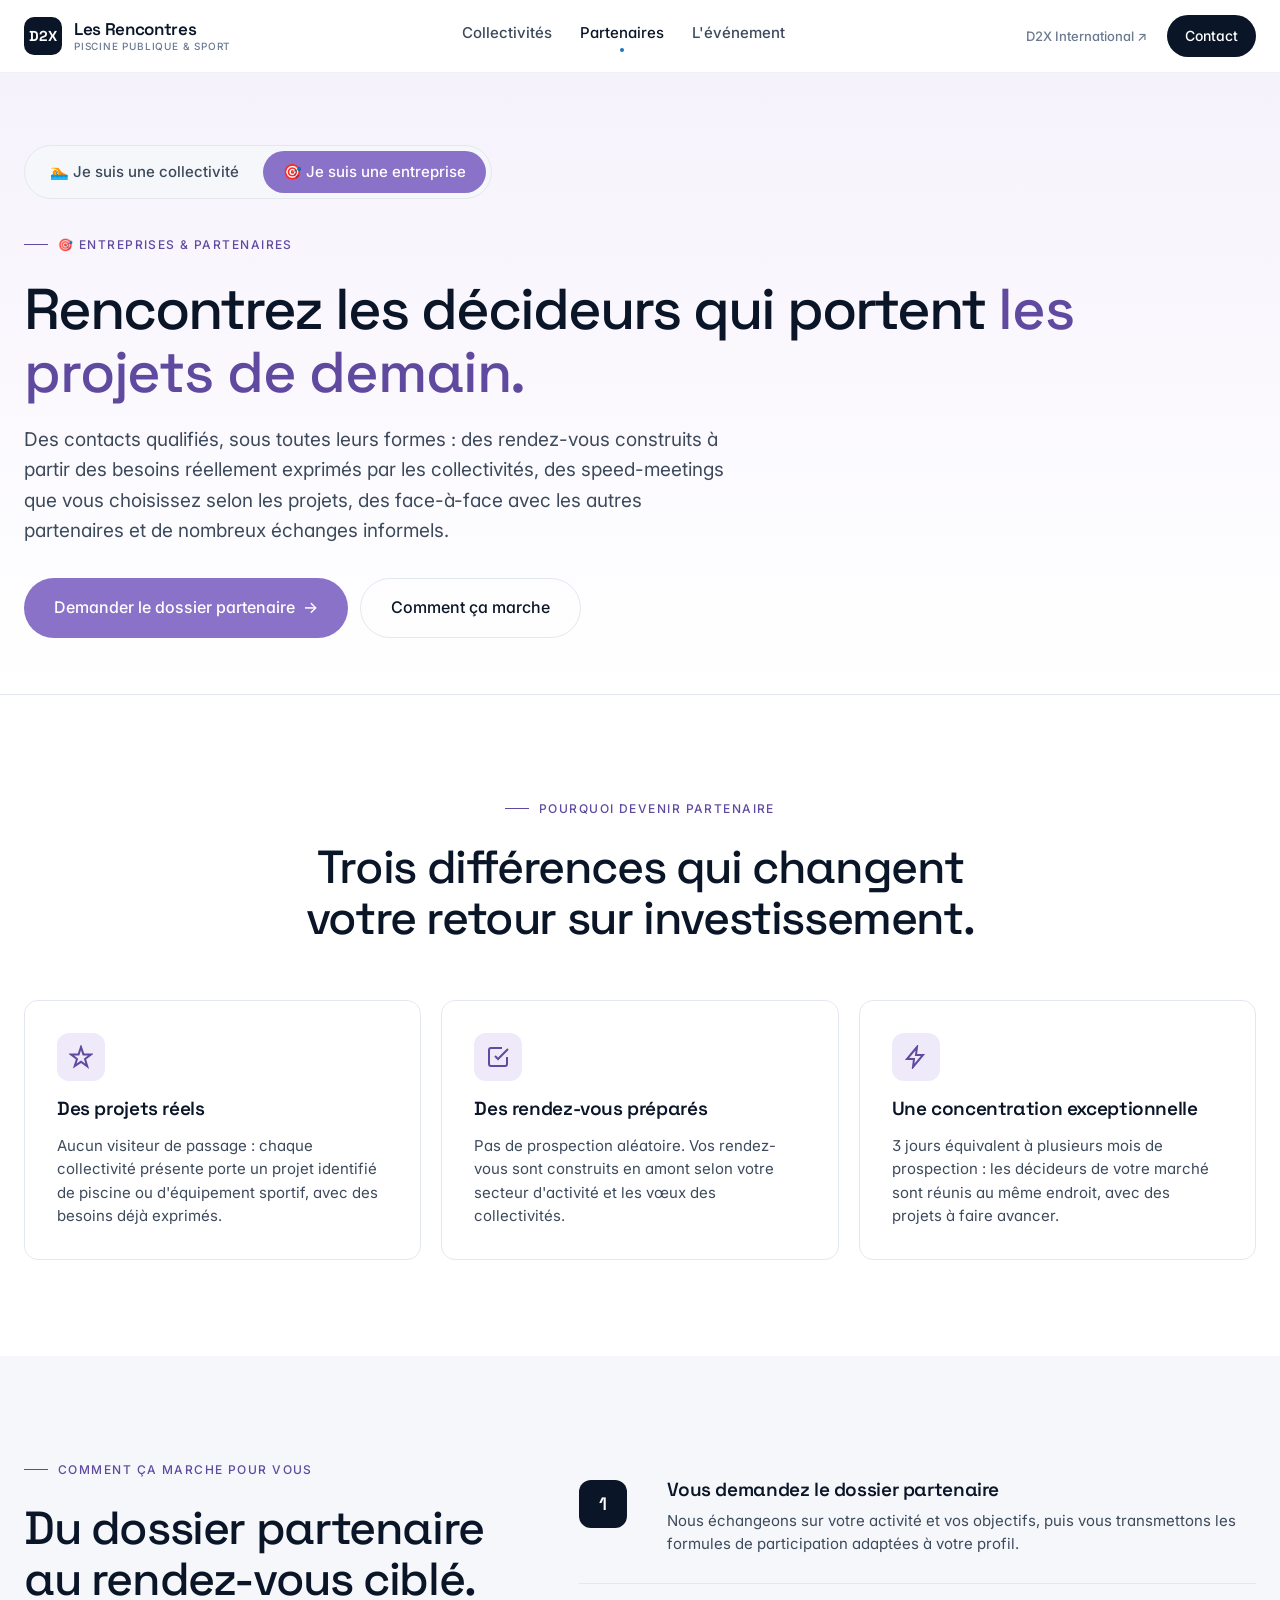
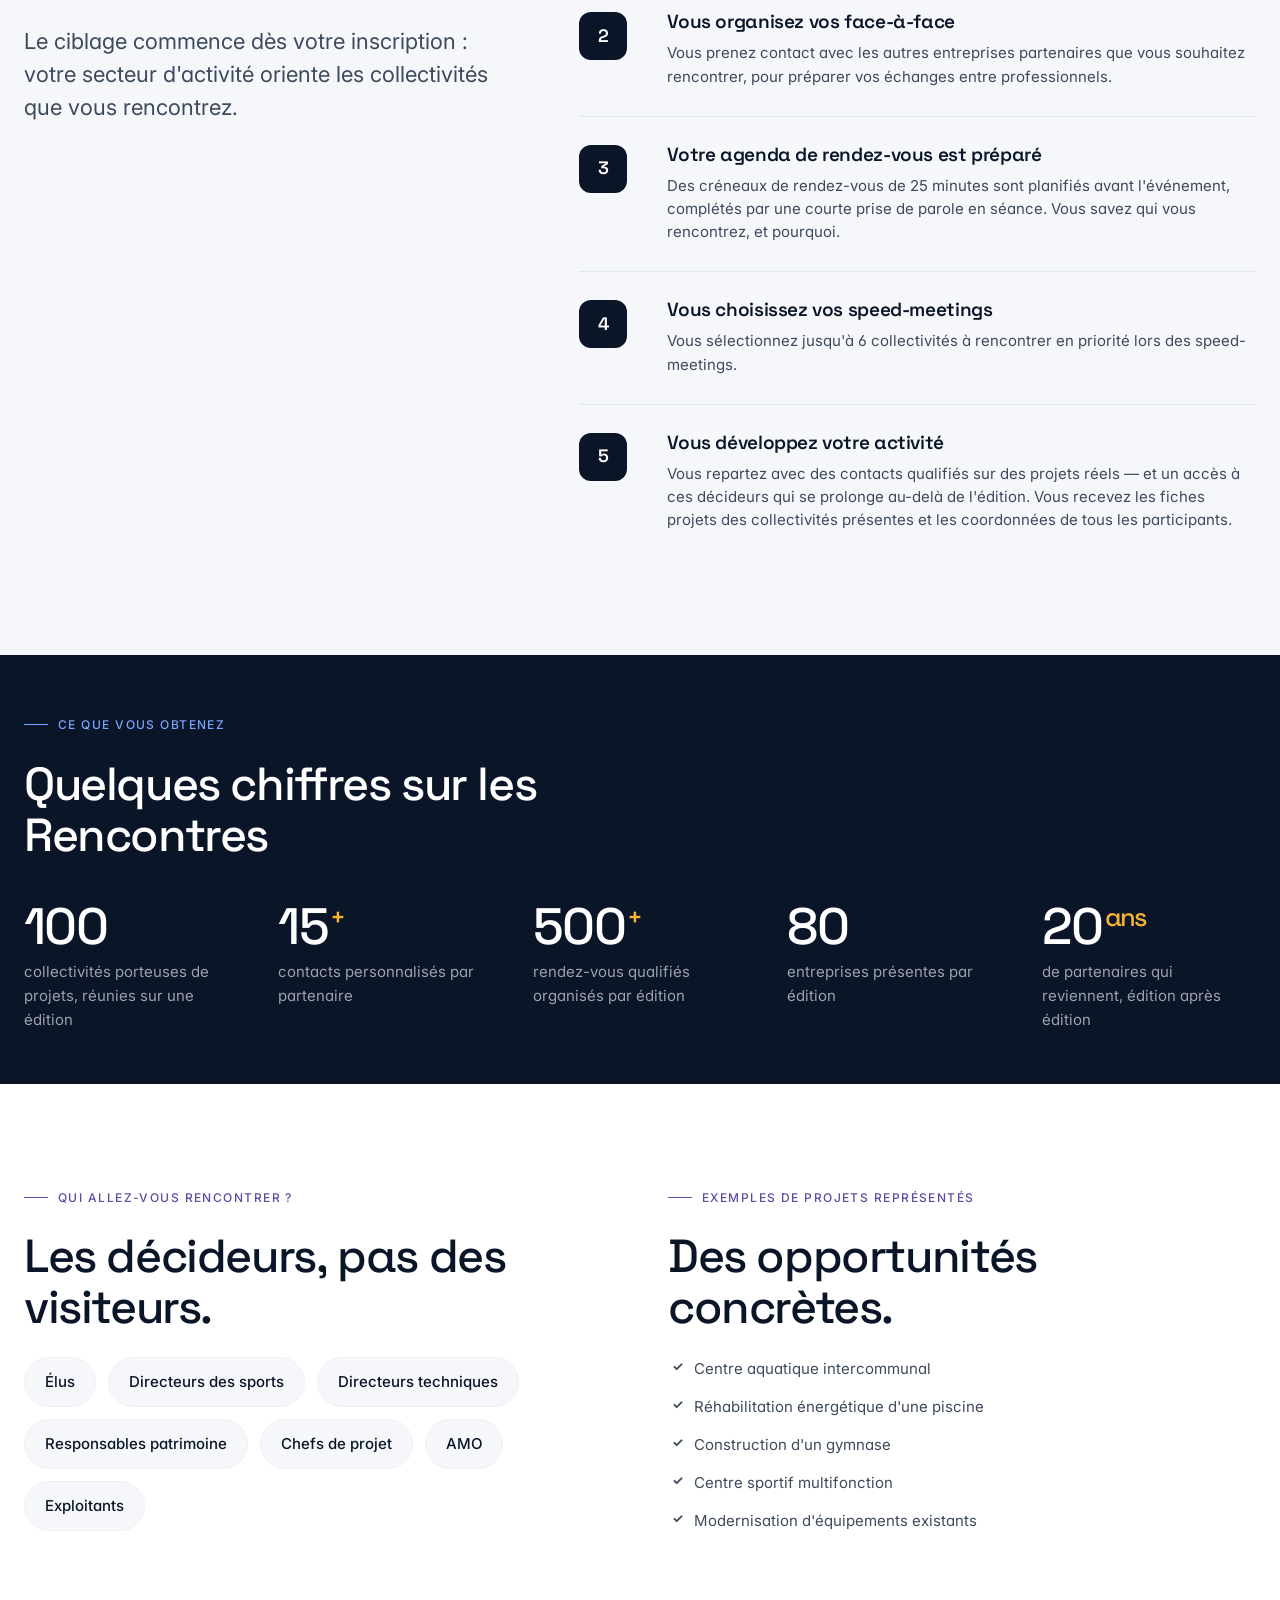
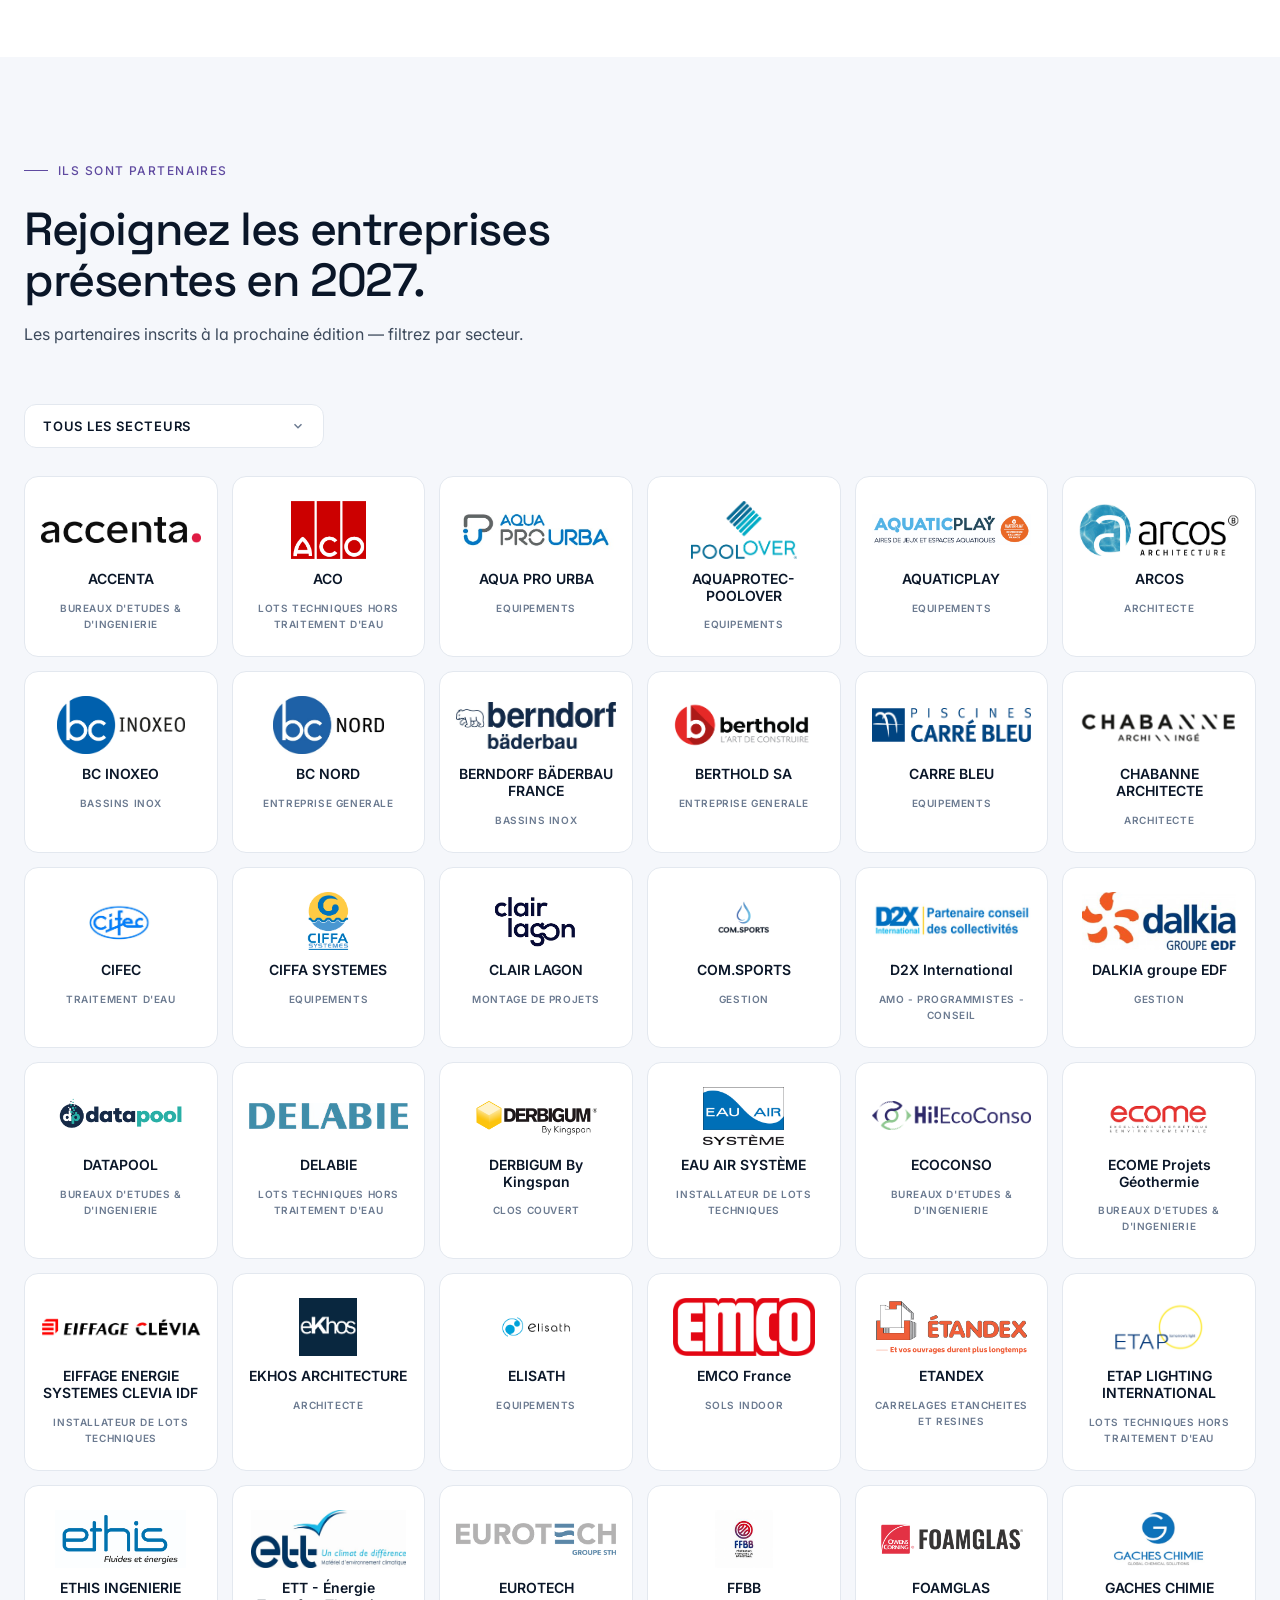
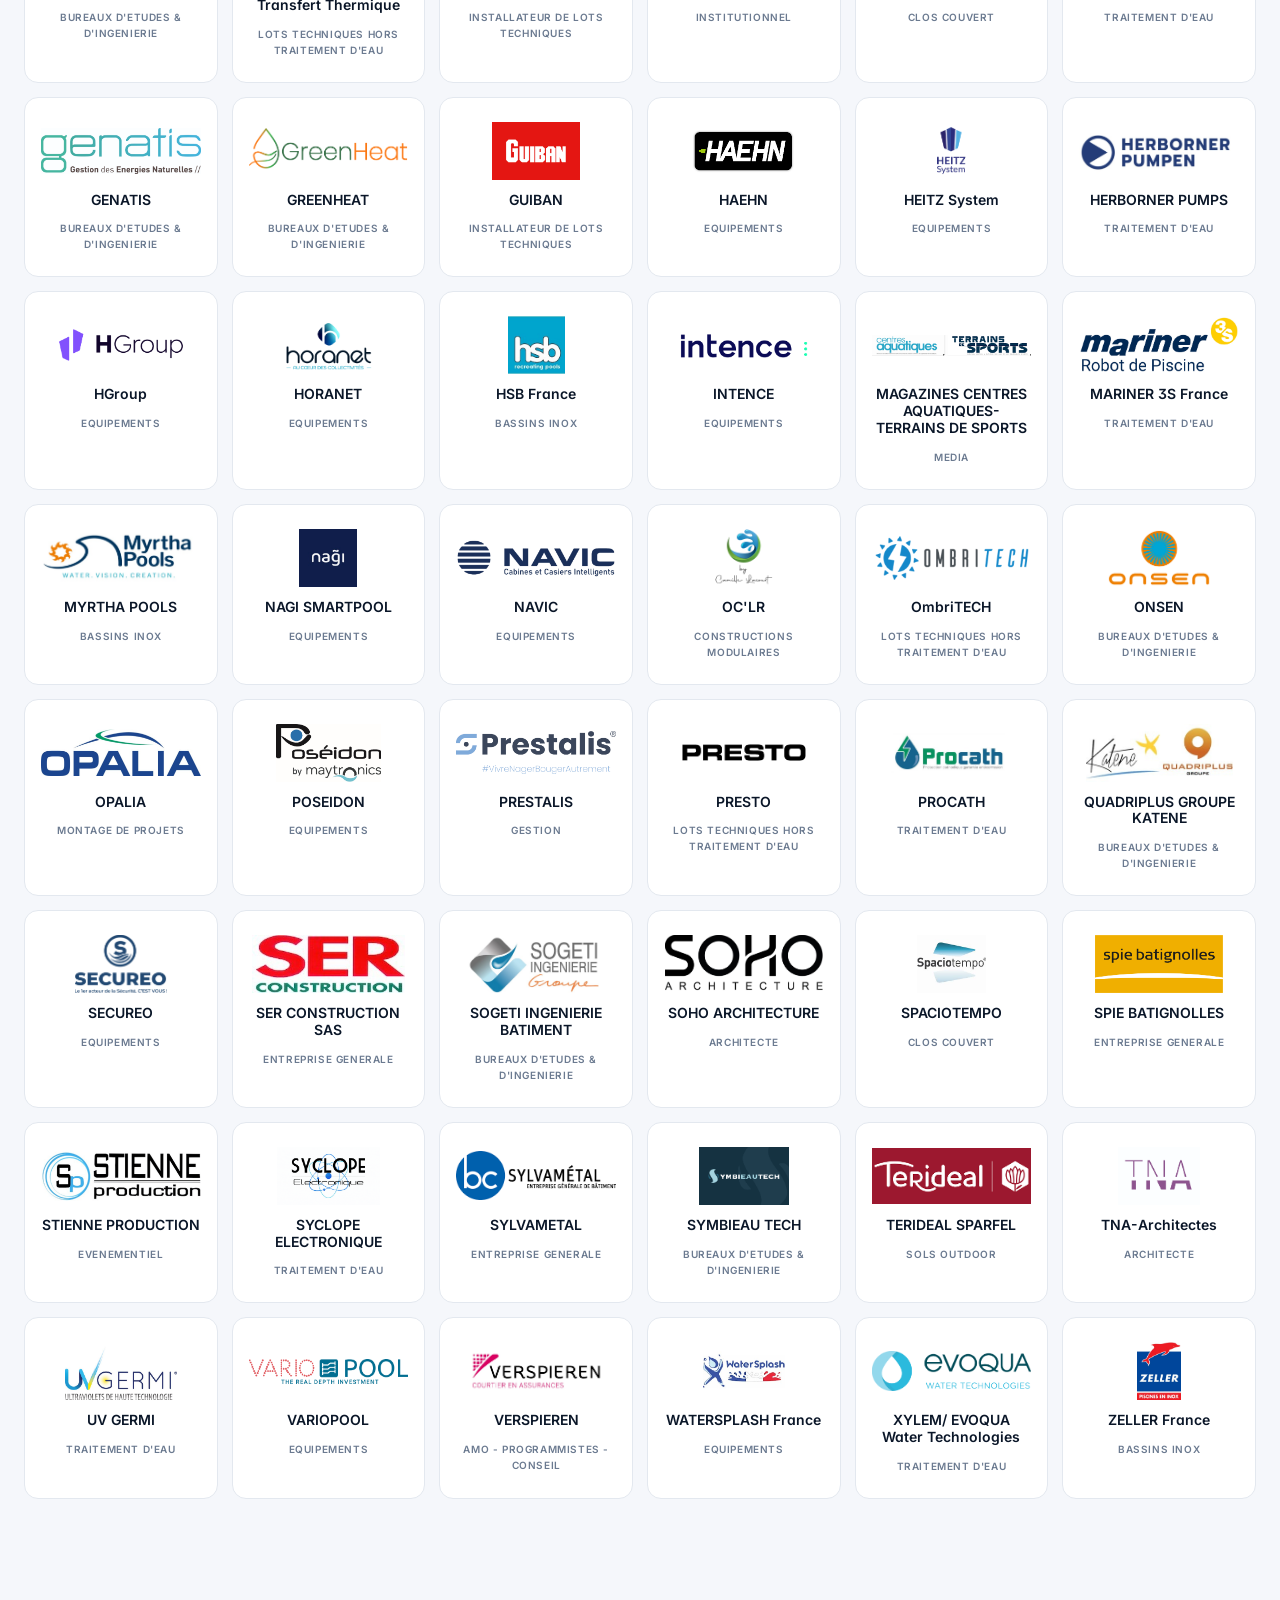
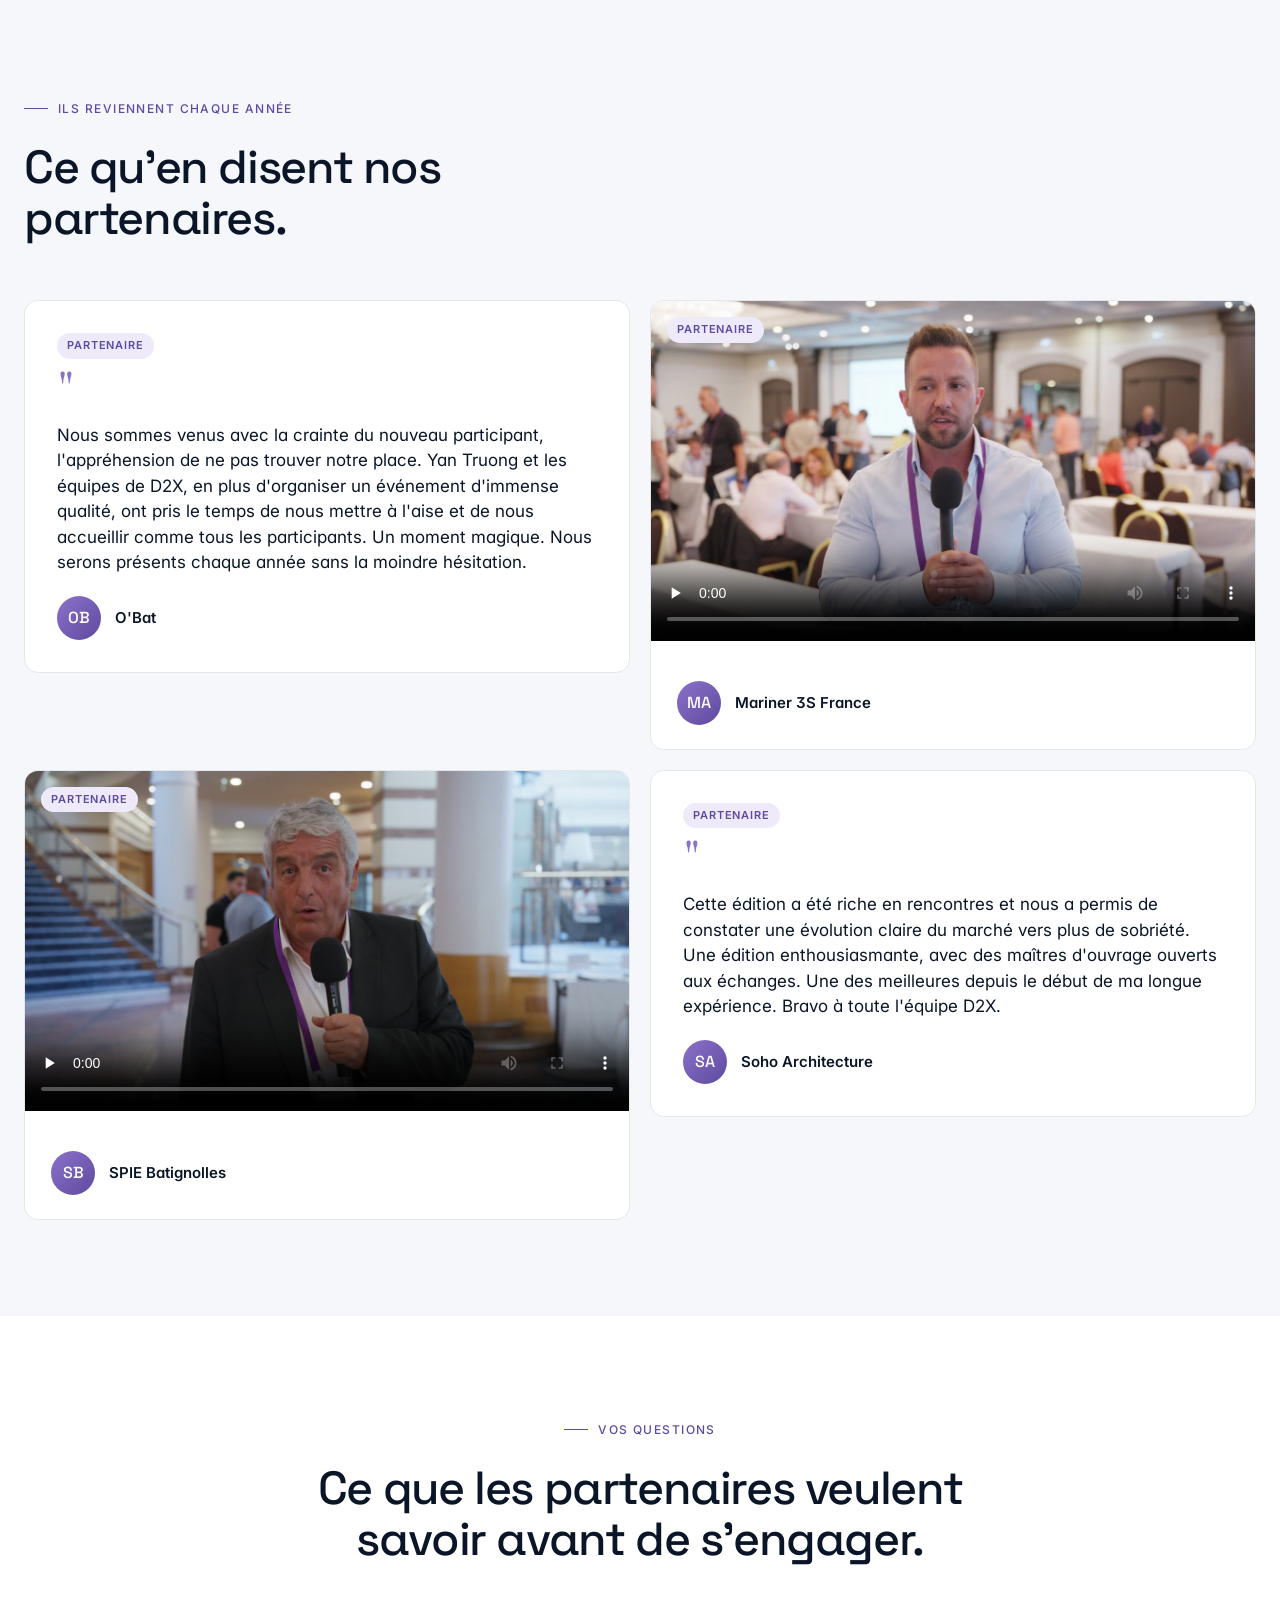
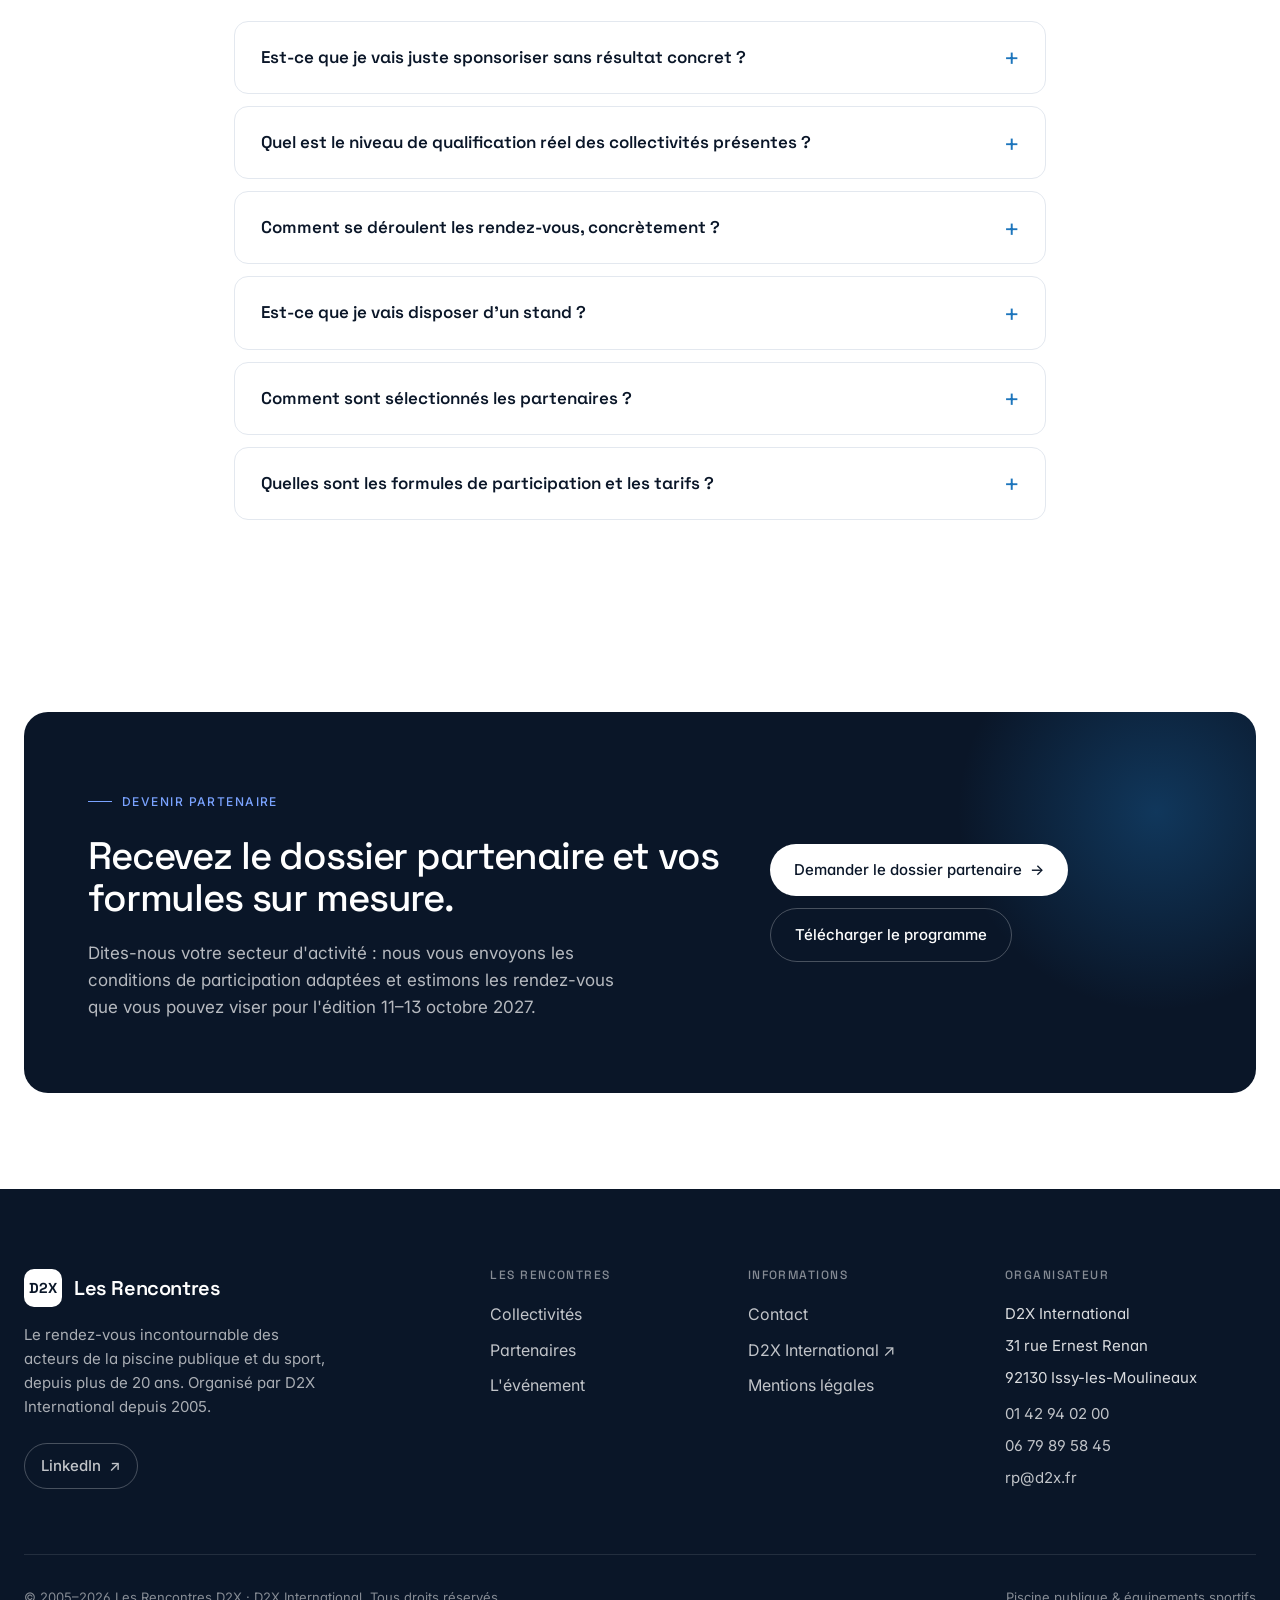
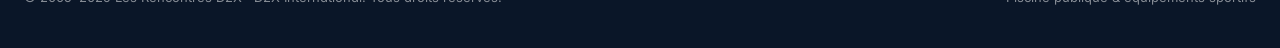
<file: partenaires.html>
<!DOCTYPE html>
<html lang="fr">
<head>
<meta charset="UTF-8" />
<meta name="viewport" content="width=device-width, initial-scale=1.0" />
<meta name="description" content="Rencontrez les décideurs qui portent les projets de piscine publique et d'équipements sportifs de demain. Des rendez-vous qualifiés construits à partir des besoins exprimés par les collectivités — pas des contacts pris au hasard." />
<meta name="robots" content="index, follow" />
<link rel="canonical" href="https://www.rencontresd2x.com/partenaires" />
<link rel="icon" type="image/png" sizes="32x32" href="assets/favicon-32.png" />
<link rel="apple-touch-icon" sizes="180x180" href="assets/apple-touch-icon.png" />
<title>Partenaires — Accédez à des projets publics qualifiés | Les Rencontres D2X</title>
<meta property="og:type" content="website" />
<meta property="og:title" content="Partenaires — Les Rencontres D2X" />
<meta property="og:description" content="Rencontrez les décideurs qui portent les projets de demain, via des rendez-vous construits à partir de besoins réels." />
<meta property="og:url" content="https://www.rencontresd2x.com/partenaires" />
<link rel="preconnect" href="https://fonts.googleapis.com" />
<link rel="preconnect" href="https://fonts.gstatic.com" crossorigin />
<link href="https://fonts.googleapis.com/css2?family=Inter:wght@400;500;600;700&family=Space+Grotesk:wght@400;500;600&family=Instrument+Serif&display=swap" rel="stylesheet" />
<link rel="stylesheet" href="styles.css" />
</head>
<body>

<header class="nav" id="nav">
  <div class="nav__inner">
    <a href="index.html" class="nav__logo" aria-label="Les Rencontres D2X — accueil">
      <span class="nav__logo-mark">D2X</span>
      <span class="nav__logo-text"><span class="nav__logo-name">Les Rencontres</span><span class="nav__logo-sub">Piscine publique &amp; sport</span></span>
    </a>
    <nav>
      <ul class="nav__links">
        <li><a href="collectivites.html">Collectivités</a></li>
        <li><a href="partenaires.html" class="is-active">Partenaires</a></li>
        <li><a href="evenement.html">L'événement</a></li>
      </ul>
    </nav>
    <div class="nav__right">
      <a href="https://www.d2x.fr/" target="_blank" rel="noopener" class="nav__corp">D2X International ↗</a>
      <a href="contact.html" class="nav__cta">Contact</a>
    </div>
    <button class="nav__burger" id="burger" aria-label="Menu"><span></span></button>
  </div>
  <div class="nav__mobile" id="mobileMenu">
    <a href="collectivites.html">Collectivités</a>
    <a href="partenaires.html">Partenaires</a>
    <a href="evenement.html">L'événement</a>
    <a href="contact.html">Contact</a>
    <a href="https://www.d2x.fr/" target="_blank" rel="noopener">D2X International ↗</a>
  </div>
</header>

<main>

  <!-- HERO -->
  <section class="page-header page-header--partenaire">
    <div class="container">
      <div class="persona-toggle">
        <a class="persona-toggle__opt persona-toggle__opt--collectivite" href="collectivites.html">🏊 Je suis une collectivité</a>
        <a class="persona-toggle__opt persona-toggle__opt--partenaire is-active" href="partenaires.html">🎯 Je suis une entreprise</a>
      </div>
      <span class="eyebrow eyebrow--partenaire">🎯 Entreprises &amp; partenaires</span>
      <h1>Rencontrez les décideurs qui portent <em>les projets de demain.</em></h1>
      <p>Des contacts qualifiés, sous toutes leurs formes : des rendez-vous construits à partir des besoins réellement exprimés par les collectivités, des speed-meetings que vous choisissez selon les projets, des face-à-face avec les autres partenaires et de nombreux échanges informels.</p>
      <div class="page-header__ctas">
        <a href="mailto:rp@d2x.fr?subject=Demande%20de%20dossier%20partenaire" class="btn btn--partenaire btn--lg">Demander le dossier partenaire <span class="arrow">→</span></a>
        <a href="#comment" class="btn btn--ghost btn--lg">Comment ça marche</a>
      </div>
    </div>
  </section>

  <!-- POURQUOI PARTICIPER -->
  <section>
    <div class="container">
      <div class="section-header section-header--center">
        <div class="section-header__text">
          <span class="eyebrow eyebrow--partenaire">Pourquoi devenir partenaire</span>
          <h2>Trois différences qui changent votre retour sur investissement.</h2>
        </div>
      </div>
      <div class="grid grid--3 reveal">
        <div class="card">
          <span class="card__icon" style="background:var(--partenaire-soft); color:var(--partenaire-deep);"><svg width="24" height="24" viewBox="0 0 24 24" fill="none" stroke="currentColor" stroke-width="2"><path d="M12 2l2.4 7.4H22l-6 4.6 2.3 7.4-6.3-4.6L5.7 21 8 14 2 9.4h7.6z"/></svg></span>
          <h3 class="card__title">Des projets réels</h3>
          <p class="card__desc">Aucun visiteur de passage : chaque collectivité présente porte un projet identifié de piscine ou d'équipement sportif, avec des besoins déjà exprimés.</p>
        </div>
        <div class="card">
          <span class="card__icon" style="background:var(--partenaire-soft); color:var(--partenaire-deep);"><svg width="24" height="24" viewBox="0 0 24 24" fill="none" stroke="currentColor" stroke-width="2"><path d="M9 11l3 3L22 4M21 12v7a2 2 0 01-2 2H5a2 2 0 01-2-2V5a2 2 0 012-2h11"/></svg></span>
          <h3 class="card__title">Des rendez-vous préparés</h3>
          <p class="card__desc">Pas de prospection aléatoire. Vos rendez-vous sont construits en amont selon votre secteur d'activité et les vœux des collectivités.</p>
        </div>
        <div class="card">
          <span class="card__icon" style="background:var(--partenaire-soft); color:var(--partenaire-deep);"><svg width="24" height="24" viewBox="0 0 24 24" fill="none" stroke="currentColor" stroke-width="2"><path d="M13 2L3 14h7l-1 8 10-12h-7z"/></svg></span>
          <h3 class="card__title">Une concentration exceptionnelle</h3>
          <p class="card__desc">3 jours équivalent à plusieurs mois de prospection : les décideurs de votre marché sont réunis au même endroit, avec des projets à faire avancer.</p>
        </div>
      </div>
    </div>
  </section>

  <!-- COMMENT ÇA MARCHE -->
  <section class="compare" id="comment">
    <div class="container">
      <div class="two-col two-col--sticky">
        <div class="two-col__aside">
          <span class="eyebrow eyebrow--partenaire">Comment ça marche pour vous</span>
          <h2>Du dossier partenaire au rendez-vous ciblé.</h2>
          <p class="lead" style="margin-top:20px;">Le ciblage commence dès votre inscription : votre secteur d'activité oriente les collectivités que vous rencontrez.</p>
        </div>
        <div>
          <div class="process">
            <div class="process__item"><span class="process__badge">1</span><div><h3 class="process__title">Vous demandez le dossier partenaire</h3><p class="process__desc">Nous échangeons sur votre activité et vos objectifs, puis vous transmettons les formules de participation adaptées à votre profil.</p></div></div>
            <div class="process__item"><span class="process__badge">2</span><div><h3 class="process__title">Vous organisez vos face-à-face</h3><p class="process__desc">Vous prenez contact avec les autres entreprises partenaires que vous souhaitez rencontrer, pour préparer vos échanges entre professionnels.</p></div></div>
            <div class="process__item"><span class="process__badge">3</span><div><h3 class="process__title">Votre agenda de rendez-vous est préparé</h3><p class="process__desc">Des créneaux de rendez-vous de 25 minutes sont planifiés avant l'événement, complétés par une courte prise de parole en séance. Vous savez qui vous rencontrez, et pourquoi.</p></div></div>
            <div class="process__item"><span class="process__badge">4</span><div><h3 class="process__title">Vous choisissez vos speed-meetings</h3><p class="process__desc">Vous sélectionnez jusqu'à 6 collectivités à rencontrer en priorité lors des speed-meetings.</p></div></div>
            <div class="process__item"><span class="process__badge">5</span><div><h3 class="process__title">Vous développez votre activité</h3><p class="process__desc">Vous repartez avec des contacts qualifiés sur des projets réels — et un accès à ces décideurs qui se prolonge au-delà de l'édition. Vous recevez les fiches projets des collectivités présentes et les coordonnées de tous les participants.</p></div></div>
          </div>
        </div>
      </div>
    </div>
  </section>

  <!-- CHIFFRES ROI -->
  <section class="stats">
    <div class="container">
      <div class="section-header" style="margin-bottom:40px;">
        <div class="section-header__text"><span class="eyebrow eyebrow--light">Ce que vous obtenez</span><h2 style="color:#fff;">Quelques chiffres sur les Rencontres</h2></div>
      </div>
      <div class="stats__grid stats__grid--5">
        <div class="stats__item"><div class="stats__num">100</div><div class="stats__label">collectivités porteuses de projets, réunies sur une édition</div></div>
        <div class="stats__item"><div class="stats__num">15<sup>+</sup></div><div class="stats__label">contacts personnalisés par partenaire</div></div>
        <div class="stats__item"><div class="stats__num">500<sup>+</sup></div><div class="stats__label">rendez-vous qualifiés organisés par édition</div></div>
        <div class="stats__item"><div class="stats__num">80</div><div class="stats__label">entreprises présentes par édition</div></div>
        <div class="stats__item"><div class="stats__num">20<sup>ans</sup></div><div class="stats__label">de partenaires qui reviennent, édition après édition</div></div>
      </div>
    </div>
  </section>

  <!-- QUI ALLEZ-VOUS RENCONTRER + PROJETS -->
  <section>
    <div class="container">
      <div class="two-col" style="grid-template-columns:1fr 1fr; gap:56px;">
        <div>
          <span class="eyebrow eyebrow--partenaire">Qui allez-vous rencontrer ?</span>
          <h2 style="margin-bottom:24px;">Les décideurs, pas des visiteurs.</h2>
          <div class="profiles">
            <span class="profile-tag">Élus</span>
            <span class="profile-tag">Directeurs des sports</span>
            <span class="profile-tag">Directeurs techniques</span>
            <span class="profile-tag">Responsables patrimoine</span>
            <span class="profile-tag">Chefs de projet</span>
            <span class="profile-tag">AMO</span>
            <span class="profile-tag">Exploitants</span>
          </div>
        </div>
        <div>
          <span class="eyebrow eyebrow--partenaire">Exemples de projets représentés</span>
          <h2 style="margin-bottom:24px;">Des opportunités concrètes.</h2>
          <ul class="persona-card__list" style="gap:14px;">
            <li>Centre aquatique intercommunal</li>
            <li>Réhabilitation énergétique d'une piscine</li>
            <li>Construction d'un gymnase</li>
            <li>Centre sportif multifonction</li>
            <li>Modernisation d'équipements existants</li>
          </ul>
        </div>
      </div>
    </div>
  </section>

  <!-- PARTENAIRES 2027 (annuaire réel) -->
  <section class="compare">
    <div class="container">
      <div class="section-header">
        <div class="section-header__text">
          <span class="eyebrow eyebrow--partenaire">Ils sont partenaires</span>
          <h2>Rejoignez les entreprises présentes en 2027.</h2>
          <p>Les partenaires inscrits à la prochaine édition — filtrez par secteur.</p>
        </div>
        
      </div>
      <div class="select-filter" id="partnerFilter">
        <button type="button" class="select-filter__btn" aria-haspopup="listbox" aria-expanded="false"><span class="select-filter__label">TOUS LES SECTEURS</span><svg class="select-filter__chev" width="14" height="14" viewBox="0 0 24 24" fill="none" stroke="currentColor" stroke-width="2.5"><path d="M6 9l6 6 6-6"/></svg></button>
        <div class="select-filter__menu" role="listbox">
          <button type="button" class="select-filter__opt is-selected" data-filter="all" role="option">TOUS LES SECTEURS</button>
          <button type="button" class="select-filter__opt" data-filter="AMO - PROGRAMMISTES - CONSEIL" role="option">AMO - PROGRAMMISTES - CONSEIL</button>
          <button type="button" class="select-filter__opt" data-filter="ARCHITECTE" role="option">ARCHITECTE</button>
          <button type="button" class="select-filter__opt" data-filter="BASSINS INOX" role="option">BASSINS INOX</button>
          <button type="button" class="select-filter__opt" data-filter="BUREAUX D&#x27;ETUDES &amp; D&#x27;INGENIERIE" role="option">BUREAUX D&#x27;ETUDES &amp; D&#x27;INGENIERIE</button>
          <button type="button" class="select-filter__opt" data-filter="CARRELAGES ETANCHEITES ET RESINES" role="option">CARRELAGES ETANCHEITES ET RESINES</button>
          <button type="button" class="select-filter__opt" data-filter="CLOS COUVERT" role="option">CLOS COUVERT</button>
          <button type="button" class="select-filter__opt" data-filter="CONSTRUCTIONS MODULAIRES" role="option">CONSTRUCTIONS MODULAIRES</button>
          <button type="button" class="select-filter__opt" data-filter="ENTREPRISE GENERALE" role="option">ENTREPRISE GENERALE</button>
          <button type="button" class="select-filter__opt" data-filter="EQUIPEMENTS" role="option">EQUIPEMENTS</button>
          <button type="button" class="select-filter__opt" data-filter="EVENEMENTIEL" role="option">EVENEMENTIEL</button>
          <button type="button" class="select-filter__opt" data-filter="GESTION" role="option">GESTION</button>
          <button type="button" class="select-filter__opt" data-filter="INSTALLATEUR DE LOTS TECHNIQUES" role="option">INSTALLATEUR DE LOTS TECHNIQUES</button>
          <button type="button" class="select-filter__opt" data-filter="INSTITUTIONNEL" role="option">INSTITUTIONNEL</button>
          <button type="button" class="select-filter__opt" data-filter="LOTS TECHNIQUES hors traitement d&#x27;eau" role="option">LOTS TECHNIQUES HORS TRAITEMENT D&#x27;EAU</button>
          <button type="button" class="select-filter__opt" data-filter="MEDIA" role="option">MEDIA</button>
          <button type="button" class="select-filter__opt" data-filter="MONTAGE DE PROJETS" role="option">MONTAGE DE PROJETS</button>
          <button type="button" class="select-filter__opt" data-filter="SOLS INDOOR" role="option">SOLS INDOOR</button>
          <button type="button" class="select-filter__opt" data-filter="SOLS OUTDOOR" role="option">SOLS OUTDOOR</button>
          <button type="button" class="select-filter__opt" data-filter="TRAITEMENT D&#x27;EAU" role="option">TRAITEMENT D&#x27;EAU</button>
        </div>
      </div>
      <div class="partner-grid" id="partnerGrid">
        <a class="partner-card" href="https://www.accenta.ai" target="_blank" rel="noopener" data-sector="BUREAUX D&#x27;ETUDES &amp; D&#x27;INGENIERIE"><span class="partner-card__logo"><img src="assets/logos/accenta.jpg" alt="ACCENTA" loading="lazy" /></span><span class="partner-card__name">ACCENTA</span><span class="partner-card__sector">BUREAUX D&#x27;ETUDES &amp; D&#x27;INGENIERIE</span></a>
        <a class="partner-card" href="https://www.aco.fr" target="_blank" rel="noopener" data-sector="LOTS TECHNIQUES hors traitement d&#x27;eau"><span class="partner-card__logo"><img src="assets/logos/aco.png" alt="ACO" loading="lazy" /></span><span class="partner-card__name">ACO</span><span class="partner-card__sector">LOTS TECHNIQUES hors traitement d&#x27;eau</span></a>
        <a class="partner-card" href="https://www.aquaprourba.com" target="_blank" rel="noopener" data-sector="EQUIPEMENTS"><span class="partner-card__logo"><img src="assets/logos/aqua-pro-urba.jpg" alt="AQUA PRO URBA" loading="lazy" /></span><span class="partner-card__name">AQUA PRO URBA</span><span class="partner-card__sector">EQUIPEMENTS</span></a>
        <a class="partner-card" href="https://www.poolover.com" target="_blank" rel="noopener" data-sector="EQUIPEMENTS"><span class="partner-card__logo"><img src="assets/logos/aquaprotec-poolover.png" alt="AQUAPROTEC-POOLOVER" loading="lazy" /></span><span class="partner-card__name">AQUAPROTEC-POOLOVER</span><span class="partner-card__sector">EQUIPEMENTS</span></a>
        <a class="partner-card" href="https://www.aquaticplay.fr" target="_blank" rel="noopener" data-sector="EQUIPEMENTS"><span class="partner-card__logo"><img src="assets/logos/aquaticplay.jpg" alt="AQUATICPLAY" loading="lazy" /></span><span class="partner-card__name">AQUATICPLAY</span><span class="partner-card__sector">EQUIPEMENTS</span></a>
        <a class="partner-card" href="https://www.arcosarchitecture.fr" target="_blank" rel="noopener" data-sector="ARCHITECTE"><span class="partner-card__logo"><img src="assets/logos/arcos.png" alt="ARCOS" loading="lazy" /></span><span class="partner-card__name">ARCOS</span><span class="partner-card__sector">ARCHITECTE</span></a>
        <a class="partner-card" href="https://www.bcinoxeo.com" target="_blank" rel="noopener" data-sector="BASSINS INOX"><span class="partner-card__logo"><img src="assets/logos/bc-inoxeo.jpg" alt="BC INOXEO" loading="lazy" /></span><span class="partner-card__name">BC INOXEO</span><span class="partner-card__sector">BASSINS INOX</span></a>
        <a class="partner-card" href="https://www.bcnord.com" target="_blank" rel="noopener" data-sector="ENTREPRISE GENERALE"><span class="partner-card__logo"><img src="assets/logos/bc-nord.jpg" alt="BC NORD" loading="lazy" /></span><span class="partner-card__name">BC NORD</span><span class="partner-card__sector">ENTREPRISE GENERALE</span></a>
        <a class="partner-card" href="https://www.berndorf-baederbau.com/fr" target="_blank" rel="noopener" data-sector="BASSINS INOX"><span class="partner-card__logo"><img src="assets/logos/berndorf-baderbau-france.jpg" alt="BERNDORF BÄDERBAU FRANCE" loading="lazy" /></span><span class="partner-card__name">BERNDORF BÄDERBAU FRANCE</span><span class="partner-card__sector">BASSINS INOX</span></a>
        <a class="partner-card" href="https://www.berthold-btp.com" target="_blank" rel="noopener" data-sector="ENTREPRISE GENERALE"><span class="partner-card__logo"><img src="assets/logos/berthold-sa.png" alt="BERTHOLD SA" loading="lazy" /></span><span class="partner-card__name">BERTHOLD SA</span><span class="partner-card__sector">ENTREPRISE GENERALE</span></a>
        <a class="partner-card" href="https://www.piscines-carrebleu.fr" target="_blank" rel="noopener" data-sector="EQUIPEMENTS"><span class="partner-card__logo"><img src="assets/logos/carre-bleu.jpg" alt="CARRE BLEU" loading="lazy" /></span><span class="partner-card__name">CARRE BLEU</span><span class="partner-card__sector">EQUIPEMENTS</span></a>
        <a class="partner-card" href="https://www.agence-chabanne.fr" target="_blank" rel="noopener" data-sector="ARCHITECTE"><span class="partner-card__logo"><img src="assets/logos/chabanne-architecte.png" alt="CHABANNE ARCHITECTE" loading="lazy" /></span><span class="partner-card__name">CHABANNE ARCHITECTE</span><span class="partner-card__sector">ARCHITECTE</span></a>
        <a class="partner-card" href="https://www.cifec.fr" target="_blank" rel="noopener" data-sector="TRAITEMENT D&#x27;EAU"><span class="partner-card__logo"><img src="assets/logos/cifec.jpg" alt="CIFEC" loading="lazy" /></span><span class="partner-card__name">CIFEC</span><span class="partner-card__sector">TRAITEMENT D&#x27;EAU</span></a>
        <a class="partner-card" href="https://www.ciffasystemes.com" target="_blank" rel="noopener" data-sector="EQUIPEMENTS"><span class="partner-card__logo"><img src="assets/logos/ciffa-systemes.png" alt="CIFFA SYSTEMES" loading="lazy" /></span><span class="partner-card__name">CIFFA SYSTEMES</span><span class="partner-card__sector">EQUIPEMENTS</span></a>
        <a class="partner-card" href="https://www.clair-lagon.com" target="_blank" rel="noopener" data-sector="MONTAGE DE PROJETS"><span class="partner-card__logo"><img src="assets/logos/clair-lagon.png" alt="CLAIR LAGON" loading="lazy" /></span><span class="partner-card__name">CLAIR LAGON</span><span class="partner-card__sector">MONTAGE DE PROJETS</span></a>
        <a class="partner-card" href="https://www.groupecomsports.com" target="_blank" rel="noopener" data-sector="GESTION"><span class="partner-card__logo"><img src="assets/logos/com-sports.png" alt="COM.SPORTS" loading="lazy" /></span><span class="partner-card__name">COM.SPORTS</span><span class="partner-card__sector">GESTION</span></a>
        <a class="partner-card" href="https://www.d2x.fr" target="_blank" rel="noopener" data-sector="AMO - PROGRAMMISTES - CONSEIL"><span class="partner-card__logo"><img src="assets/logos/d2x-international.jpg" alt="D2X International" loading="lazy" /></span><span class="partner-card__name">D2X International</span><span class="partner-card__sector">AMO - PROGRAMMISTES - CONSEIL</span></a>
        <a class="partner-card" href="https://www.dalkia.fr" target="_blank" rel="noopener" data-sector="GESTION"><span class="partner-card__logo"><img src="assets/logos/dalkia-groupe-edf.png" alt="DALKIA groupe EDF" loading="lazy" /></span><span class="partner-card__name">DALKIA groupe EDF</span><span class="partner-card__sector">GESTION</span></a>
        <a class="partner-card" href="https://www.datapool.cloud" target="_blank" rel="noopener" data-sector="BUREAUX D&#x27;ETUDES &amp; D&#x27;INGENIERIE"><span class="partner-card__logo"><img src="assets/logos/datapool.png" alt="DATAPOOL" loading="lazy" /></span><span class="partner-card__name">DATAPOOL</span><span class="partner-card__sector">BUREAUX D&#x27;ETUDES &amp; D&#x27;INGENIERIE</span></a>
        <a class="partner-card" href="https://www.delabie.fr" target="_blank" rel="noopener" data-sector="LOTS TECHNIQUES hors traitement d&#x27;eau"><span class="partner-card__logo"><img src="assets/logos/delabie.jpg" alt="DELABIE" loading="lazy" /></span><span class="partner-card__name">DELABIE</span><span class="partner-card__sector">LOTS TECHNIQUES hors traitement d&#x27;eau</span></a>
        <a class="partner-card" href="https://www.derbigum.fr" target="_blank" rel="noopener" data-sector="CLOS COUVERT"><span class="partner-card__logo"><img src="assets/logos/derbigum-by-kingspan.png" alt="DERBIGUM By Kingspan" loading="lazy" /></span><span class="partner-card__name">DERBIGUM By Kingspan</span><span class="partner-card__sector">CLOS COUVERT</span></a>
        <a class="partner-card" href="https://www.eauairsysteme.com" target="_blank" rel="noopener" data-sector="INSTALLATEUR DE LOTS TECHNIQUES"><span class="partner-card__logo"><img src="assets/logos/eau-air-systeme.jpg" alt="EAU AIR SYSTÈME" loading="lazy" /></span><span class="partner-card__name">EAU AIR SYSTÈME</span><span class="partner-card__sector">INSTALLATEUR DE LOTS TECHNIQUES</span></a>
        <a class="partner-card" href="https://hiecoconso.com" target="_blank" rel="noopener" data-sector="BUREAUX D&#x27;ETUDES &amp; D&#x27;INGENIERIE"><span class="partner-card__logo"><img src="assets/logos/ecoconso.png" alt="ECOCONSO" loading="lazy" /></span><span class="partner-card__name">ECOCONSO</span><span class="partner-card__sector">BUREAUX D&#x27;ETUDES &amp; D&#x27;INGENIERIE</span></a>
        <a class="partner-card" href="https://www.ecome.fr" target="_blank" rel="noopener" data-sector="BUREAUX D&#x27;ETUDES &amp; D&#x27;INGENIERIE"><span class="partner-card__logo"><img src="assets/logos/ecome-projets-geothermie.png" alt="ECOME Projets Géothermie" loading="lazy" /></span><span class="partner-card__name">ECOME Projets Géothermie</span><span class="partner-card__sector">BUREAUX D&#x27;ETUDES &amp; D&#x27;INGENIERIE</span></a>
        <a class="partner-card" href="https://www.eiffageenergiesystemes.com" target="_blank" rel="noopener" data-sector="INSTALLATEUR DE LOTS TECHNIQUES"><span class="partner-card__logo"><img src="assets/logos/eiffage-energie-systemes-clevia-idf.png" alt="EIFFAGE ENERGIE SYSTEMES CLEVIA IDF" loading="lazy" /></span><span class="partner-card__name">EIFFAGE ENERGIE SYSTEMES CLEVIA IDF</span><span class="partner-card__sector">INSTALLATEUR DE LOTS TECHNIQUES</span></a>
        <a class="partner-card" href="https://www.ekhos.com" target="_blank" rel="noopener" data-sector="ARCHITECTE"><span class="partner-card__logo"><img src="assets/logos/ekhos-architecture.jpg" alt="EKHOS ARCHITECTURE" loading="lazy" /></span><span class="partner-card__name">EKHOS ARCHITECTURE</span><span class="partner-card__sector">ARCHITECTE</span></a>
        <a class="partner-card" href="https://www.elisath.fr" target="_blank" rel="noopener" data-sector="EQUIPEMENTS"><span class="partner-card__logo"><img src="assets/logos/elisath.png" alt="ELISATH" loading="lazy" /></span><span class="partner-card__name">ELISATH</span><span class="partner-card__sector">EQUIPEMENTS</span></a>
        <a class="partner-card" href="https://www.emco.fr" target="_blank" rel="noopener" data-sector="SOLS INDOOR"><span class="partner-card__logo"><img src="assets/logos/emco-france.png" alt="EMCO France" loading="lazy" /></span><span class="partner-card__name">EMCO France</span><span class="partner-card__sector">SOLS INDOOR</span></a>
        <a class="partner-card" href="https://www.etandex.fr" target="_blank" rel="noopener" data-sector="CARRELAGES ETANCHEITES ET RESINES"><span class="partner-card__logo"><img src="assets/logos/etandex.png" alt="ETANDEX" loading="lazy" /></span><span class="partner-card__name">ETANDEX</span><span class="partner-card__sector">CARRELAGES ETANCHEITES ET RESINES</span></a>
        <a class="partner-card" href="https://www.etaplighting.com" target="_blank" rel="noopener" data-sector="LOTS TECHNIQUES hors traitement d&#x27;eau"><span class="partner-card__logo"><img src="assets/logos/etap-lighting-international.jpg" alt="ETAP LIGHTING INTERNATIONAL" loading="lazy" /></span><span class="partner-card__name">ETAP LIGHTING INTERNATIONAL</span><span class="partner-card__sector">LOTS TECHNIQUES hors traitement d&#x27;eau</span></a>
        <a class="partner-card" href="https://www.ethis-ingenierie.fr" target="_blank" rel="noopener" data-sector="BUREAUX D&#x27;ETUDES &amp; D&#x27;INGENIERIE"><span class="partner-card__logo"><img src="assets/logos/ethis-ingenierie.jpg" alt="ETHIS INGENIERIE" loading="lazy" /></span><span class="partner-card__name">ETHIS INGENIERIE</span><span class="partner-card__sector">BUREAUX D&#x27;ETUDES &amp; D&#x27;INGENIERIE</span></a>
        <a class="partner-card" href="https://www.ett-hvac.com" target="_blank" rel="noopener" data-sector="LOTS TECHNIQUES hors traitement d&#x27;eau"><span class="partner-card__logo"><img src="assets/logos/ett-energie-transfert-thermique.jpg" alt="ETT - Énergie Transfert Thermique" loading="lazy" /></span><span class="partner-card__name">ETT - Énergie Transfert Thermique</span><span class="partner-card__sector">LOTS TECHNIQUES hors traitement d&#x27;eau</span></a>
        <a class="partner-card" href="https://www.eurotechnologie.fr" target="_blank" rel="noopener" data-sector="INSTALLATEUR DE LOTS TECHNIQUES"><span class="partner-card__logo"><img src="assets/logos/eurotech.png" alt="EUROTECH" loading="lazy" /></span><span class="partner-card__name">EUROTECH</span><span class="partner-card__sector">INSTALLATEUR DE LOTS TECHNIQUES</span></a>
        <a class="partner-card" href="https://www.ffbb.com" target="_blank" rel="noopener" data-sector="INSTITUTIONNEL"><span class="partner-card__logo"><img src="assets/logos/ffbb.jpg" alt="FFBB" loading="lazy" /></span><span class="partner-card__name">FFBB</span><span class="partner-card__sector">INSTITUTIONNEL</span></a>
        <a class="partner-card" href="https://www.foamglas.com" target="_blank" rel="noopener" data-sector="CLOS COUVERT"><span class="partner-card__logo"><img src="assets/logos/foamglas.png" alt="FOAMGLAS" loading="lazy" /></span><span class="partner-card__name">FOAMGLAS</span><span class="partner-card__sector">CLOS COUVERT</span></a>
        <a class="partner-card" href="https://www.gaches.com" target="_blank" rel="noopener" data-sector="TRAITEMENT D&#x27;EAU"><span class="partner-card__logo"><img src="assets/logos/gaches-chimie.jpg" alt="GACHES CHIMIE" loading="lazy" /></span><span class="partner-card__name">GACHES CHIMIE</span><span class="partner-card__sector">TRAITEMENT D&#x27;EAU</span></a>
        <a class="partner-card" href="https://www.genatis.com" target="_blank" rel="noopener" data-sector="BUREAUX D&#x27;ETUDES &amp; D&#x27;INGENIERIE"><span class="partner-card__logo"><img src="assets/logos/genatis.jpg" alt="GENATIS" loading="lazy" /></span><span class="partner-card__name">GENATIS</span><span class="partner-card__sector">BUREAUX D&#x27;ETUDES &amp; D&#x27;INGENIERIE</span></a>
        <a class="partner-card" href="https://www.green-heat.fr" target="_blank" rel="noopener" data-sector="BUREAUX D&#x27;ETUDES &amp; D&#x27;INGENIERIE"><span class="partner-card__logo"><img src="assets/logos/greenheat.png" alt="GREENHEAT" loading="lazy" /></span><span class="partner-card__name">GREENHEAT</span><span class="partner-card__sector">BUREAUX D&#x27;ETUDES &amp; D&#x27;INGENIERIE</span></a>
        <a class="partner-card" href="https://www.entrepriseguibansa.site-solocal.com" target="_blank" rel="noopener" data-sector="INSTALLATEUR DE LOTS TECHNIQUES"><span class="partner-card__logo"><img src="assets/logos/guiban.png" alt="GUIBAN" loading="lazy" /></span><span class="partner-card__name">GUIBAN</span><span class="partner-card__sector">INSTALLATEUR DE LOTS TECHNIQUES</span></a>
        <a class="partner-card" href="https://piscines.haehn.fr" target="_blank" rel="noopener" data-sector="EQUIPEMENTS"><span class="partner-card__logo"><img src="assets/logos/haehn.png" alt="HAEHN" loading="lazy" /></span><span class="partner-card__name">HAEHN</span><span class="partner-card__sector">EQUIPEMENTS</span></a>
        <a class="partner-card" href="https://www.heitzsystem.com" target="_blank" rel="noopener" data-sector="EQUIPEMENTS"><span class="partner-card__logo"><img src="assets/logos/heitz-system.png" alt="HEITZ System" loading="lazy" /></span><span class="partner-card__name">HEITZ System</span><span class="partner-card__sector">EQUIPEMENTS</span></a>
        <a class="partner-card" href="https://www.herborner-pumpen.com" target="_blank" rel="noopener" data-sector="TRAITEMENT D&#x27;EAU"><span class="partner-card__logo"><img src="assets/logos/herborner-pumps.jpg" alt="HERBORNER PUMPS" loading="lazy" /></span><span class="partner-card__name">HERBORNER PUMPS</span><span class="partner-card__sector">TRAITEMENT D&#x27;EAU</span></a>
        <a class="partner-card" href="https://hgroup-solutions.com" target="_blank" rel="noopener" data-sector="EQUIPEMENTS"><span class="partner-card__logo"><img src="assets/logos/hgroup.png" alt="HGroup" loading="lazy" /></span><span class="partner-card__name">HGroup</span><span class="partner-card__sector">EQUIPEMENTS</span></a>
        <a class="partner-card" href="https://www.horanet.com" target="_blank" rel="noopener" data-sector="EQUIPEMENTS"><span class="partner-card__logo"><img src="assets/logos/horanet.png" alt="HORANET" loading="lazy" /></span><span class="partner-card__name">HORANET</span><span class="partner-card__sector">EQUIPEMENTS</span></a>
        <a class="partner-card" href="https://www.hsb.eu/fr" target="_blank" rel="noopener" data-sector="BASSINS INOX"><span class="partner-card__logo"><img src="assets/logos/hsb-france.jpg" alt="HSB France" loading="lazy" /></span><span class="partner-card__name">HSB France</span><span class="partner-card__sector">BASSINS INOX</span></a>
        <a class="partner-card" href="https://www.intence.tech" target="_blank" rel="noopener" data-sector="EQUIPEMENTS"><span class="partner-card__logo"><img src="assets/logos/intence.png" alt="INTENCE" loading="lazy" /></span><span class="partner-card__name">INTENCE</span><span class="partner-card__sector">EQUIPEMENTS</span></a>
        <a class="partner-card" href="https://www.centresaquatiques.com" target="_blank" rel="noopener" data-sector="MEDIA"><span class="partner-card__logo"><img src="assets/logos/magazines-centres-aquatiques-terrains-de-sports.png" alt="MAGAZINES CENTRES AQUATIQUES-TERRAINS DE SPORTS" loading="lazy" /></span><span class="partner-card__name">MAGAZINES CENTRES AQUATIQUES-TERRAINS DE SPORTS</span><span class="partner-card__sector">MEDIA</span></a>
        <a class="partner-card" href="https://www.mariner-3s.com" target="_blank" rel="noopener" data-sector="TRAITEMENT D&#x27;EAU"><span class="partner-card__logo"><img src="assets/logos/mariner-3s-france.jpg" alt="MARINER 3S France" loading="lazy" /></span><span class="partner-card__name">MARINER 3S France</span><span class="partner-card__sector">TRAITEMENT D&#x27;EAU</span></a>
        <a class="partner-card" href="https://www.myrthapools.com/fr" target="_blank" rel="noopener" data-sector="BASSINS INOX"><span class="partner-card__logo"><img src="assets/logos/myrtha-pools.jpg" alt="MYRTHA POOLS" loading="lazy" /></span><span class="partner-card__name">MYRTHA POOLS</span><span class="partner-card__sector">BASSINS INOX</span></a>
        <a class="partner-card" href="https://www.nagi.es" target="_blank" rel="noopener" data-sector="EQUIPEMENTS"><span class="partner-card__logo"><img src="assets/logos/nagi-smartpool.jpeg" alt="NAGI SMARTPOOL" loading="lazy" /></span><span class="partner-card__name">NAGI SMARTPOOL</span><span class="partner-card__sector">EQUIPEMENTS</span></a>
        <a class="partner-card" href="https://www.navic.fr" target="_blank" rel="noopener" data-sector="EQUIPEMENTS"><span class="partner-card__logo"><img src="assets/logos/navic.png" alt="NAVIC" loading="lazy" /></span><span class="partner-card__name">NAVIC</span><span class="partner-card__sector">EQUIPEMENTS</span></a>
        <a class="partner-card" href="https://www.oc-lr.com" target="_blank" rel="noopener" data-sector="CONSTRUCTIONS MODULAIRES"><span class="partner-card__logo"><img src="assets/logos/oc-lr.png" alt="OC&#x27;LR" loading="lazy" /></span><span class="partner-card__name">OC&#x27;LR</span><span class="partner-card__sector">CONSTRUCTIONS MODULAIRES</span></a>
        <a class="partner-card" href="https://www.ombritech.com" target="_blank" rel="noopener" data-sector="LOTS TECHNIQUES hors traitement d&#x27;eau"><span class="partner-card__logo"><img src="assets/logos/ombritech.png" alt="OmbriTECH" loading="lazy" /></span><span class="partner-card__name">OmbriTECH</span><span class="partner-card__sector">LOTS TECHNIQUES hors traitement d&#x27;eau</span></a>
        <a class="partner-card" href="https://www.onsen-sas.com" target="_blank" rel="noopener" data-sector="BUREAUX D&#x27;ETUDES &amp; D&#x27;INGENIERIE"><span class="partner-card__logo"><img src="assets/logos/onsen.png" alt="ONSEN" loading="lazy" /></span><span class="partner-card__name">ONSEN</span><span class="partner-card__sector">BUREAUX D&#x27;ETUDES &amp; D&#x27;INGENIERIE</span></a>
        <a class="partner-card" href="https://www.opalia.fr" target="_blank" rel="noopener" data-sector="MONTAGE DE PROJETS"><span class="partner-card__logo"><img src="assets/logos/opalia.jpg" alt="OPALIA" loading="lazy" /></span><span class="partner-card__name">OPALIA</span><span class="partner-card__sector">MONTAGE DE PROJETS</span></a>
        <a class="partner-card" href="https://www.poseidon-tech.com/fr-FR" target="_blank" rel="noopener" data-sector="EQUIPEMENTS"><span class="partner-card__logo"><img src="assets/logos/poseidon.jpg" alt="POSEIDON" loading="lazy" /></span><span class="partner-card__name">POSEIDON</span><span class="partner-card__sector">EQUIPEMENTS</span></a>
        <a class="partner-card" href="https://www.prestalis.com" target="_blank" rel="noopener" data-sector="GESTION"><span class="partner-card__logo"><img src="assets/logos/prestalis.jpg" alt="PRESTALIS" loading="lazy" /></span><span class="partner-card__name">PRESTALIS</span><span class="partner-card__sector">GESTION</span></a>
        <a class="partner-card" href="https://www.presto.fr" target="_blank" rel="noopener" data-sector="LOTS TECHNIQUES hors traitement d&#x27;eau"><span class="partner-card__logo"><img src="assets/logos/presto.png" alt="PRESTO" loading="lazy" /></span><span class="partner-card__name">PRESTO</span><span class="partner-card__sector">LOTS TECHNIQUES hors traitement d&#x27;eau</span></a>
        <a class="partner-card" href="https://www.procath.fr" target="_blank" rel="noopener" data-sector="TRAITEMENT D&#x27;EAU"><span class="partner-card__logo"><img src="assets/logos/procath.jpeg" alt="PROCATH" loading="lazy" /></span><span class="partner-card__name">PROCATH</span><span class="partner-card__sector">TRAITEMENT D&#x27;EAU</span></a>
        <a class="partner-card" href="https://www.quadriplus-groupe.com" target="_blank" rel="noopener" data-sector="BUREAUX D&#x27;ETUDES &amp; D&#x27;INGENIERIE"><span class="partner-card__logo"><img src="assets/logos/quadriplus-groupe-katene.jpg" alt="QUADRIPLUS GROUPE KATENE" loading="lazy" /></span><span class="partner-card__name">QUADRIPLUS GROUPE KATENE</span><span class="partner-card__sector">BUREAUX D&#x27;ETUDES &amp; D&#x27;INGENIERIE</span></a>
        <a class="partner-card" href="https://secur-e-o.com" target="_blank" rel="noopener" data-sector="EQUIPEMENTS"><span class="partner-card__logo"><img src="assets/logos/secureo.png" alt="SECUREO" loading="lazy" /></span><span class="partner-card__name">SECUREO</span><span class="partner-card__sector">EQUIPEMENTS</span></a>
        <a class="partner-card" href="https://www.serconstruction.com" target="_blank" rel="noopener" data-sector="ENTREPRISE GENERALE"><span class="partner-card__logo"><img src="assets/logos/ser-construction-sas.jpg" alt="SER CONSTRUCTION SAS" loading="lazy" /></span><span class="partner-card__name">SER CONSTRUCTION SAS</span><span class="partner-card__sector">ENTREPRISE GENERALE</span></a>
        <a class="partner-card" href="https://www.sogeti-ingenierie.fr" target="_blank" rel="noopener" data-sector="BUREAUX D&#x27;ETUDES &amp; D&#x27;INGENIERIE"><span class="partner-card__logo"><img src="assets/logos/sogeti-ingenierie-batiment.jpg" alt="SOGETI INGENIERIE BATIMENT" loading="lazy" /></span><span class="partner-card__name">SOGETI INGENIERIE BATIMENT</span><span class="partner-card__sector">BUREAUX D&#x27;ETUDES &amp; D&#x27;INGENIERIE</span></a>
        <a class="partner-card" href="https://www.soho-archi.com" target="_blank" rel="noopener" data-sector="ARCHITECTE"><span class="partner-card__logo"><img src="assets/logos/soho-architecture.jpg" alt="SOHO ARCHITECTURE" loading="lazy" /></span><span class="partner-card__name">SOHO ARCHITECTURE</span><span class="partner-card__sector">ARCHITECTE</span></a>
        <a class="partner-card" href="https://www.spaciotempo.fr" target="_blank" rel="noopener" data-sector="CLOS COUVERT"><span class="partner-card__logo"><img src="assets/logos/spaciotempo.jpg" alt="SPACIOTEMPO" loading="lazy" /></span><span class="partner-card__name">SPACIOTEMPO</span><span class="partner-card__sector">CLOS COUVERT</span></a>
        <a class="partner-card" href="https://www.spiebatignolles.fr" target="_blank" rel="noopener" data-sector="ENTREPRISE GENERALE"><span class="partner-card__logo"><img src="assets/logos/spie-batignolles.png" alt="SPIE BATIGNOLLES" loading="lazy" /></span><span class="partner-card__name">SPIE BATIGNOLLES</span><span class="partner-card__sector">ENTREPRISE GENERALE</span></a>
        <a class="partner-card" href="https://www.stienneproduction.com" target="_blank" rel="noopener" data-sector="EVENEMENTIEL"><span class="partner-card__logo"><img src="assets/logos/stienne-production.png" alt="STIENNE PRODUCTION" loading="lazy" /></span><span class="partner-card__name">STIENNE PRODUCTION</span><span class="partner-card__sector">EVENEMENTIEL</span></a>
        <a class="partner-card" href="https://www.syclope.fr" target="_blank" rel="noopener" data-sector="TRAITEMENT D&#x27;EAU"><span class="partner-card__logo"><img src="assets/logos/syclope-electronique.gif" alt="SYCLOPE ELECTRONIQUE" loading="lazy" /></span><span class="partner-card__name">SYCLOPE ELECTRONIQUE</span><span class="partner-card__sector">TRAITEMENT D&#x27;EAU</span></a>
        <a class="partner-card" href="https://www.sylvametal.com" target="_blank" rel="noopener" data-sector="ENTREPRISE GENERALE"><span class="partner-card__logo"><img src="assets/logos/sylvametal.png" alt="SYLVAMETAL" loading="lazy" /></span><span class="partner-card__name">SYLVAMETAL</span><span class="partner-card__sector">ENTREPRISE GENERALE</span></a>
        <a class="partner-card" href="https://www.symbieautech.fr" target="_blank" rel="noopener" data-sector="BUREAUX D&#x27;ETUDES &amp; D&#x27;INGENIERIE"><span class="partner-card__logo"><img src="assets/logos/symbieau-tech.png" alt="SYMBIEAU TECH" loading="lazy" /></span><span class="partner-card__name">SYMBIEAU TECH</span><span class="partner-card__sector">BUREAUX D&#x27;ETUDES &amp; D&#x27;INGENIERIE</span></a>
        <a class="partner-card" href="https://www.terideal.fr" target="_blank" rel="noopener" data-sector="SOLS OUTDOOR"><span class="partner-card__logo"><img src="assets/logos/terideal-sparfel.png" alt="TERIDEAL SPARFEL" loading="lazy" /></span><span class="partner-card__name">TERIDEAL SPARFEL</span><span class="partner-card__sector">SOLS OUTDOOR</span></a>
        <a class="partner-card" href="https://www.tna.fr" target="_blank" rel="noopener" data-sector="ARCHITECTE"><span class="partner-card__logo"><img src="assets/logos/tna-architectes.jpg" alt="TNA-Architectes" loading="lazy" /></span><span class="partner-card__name">TNA-Architectes</span><span class="partner-card__sector">ARCHITECTE</span></a>
        <a class="partner-card" href="https://www.uvgermi.fr" target="_blank" rel="noopener" data-sector="TRAITEMENT D&#x27;EAU"><span class="partner-card__logo"><img src="assets/logos/uv-germi.jpeg" alt="UV GERMI" loading="lazy" /></span><span class="partner-card__name">UV GERMI</span><span class="partner-card__sector">TRAITEMENT D&#x27;EAU</span></a>
        <a class="partner-card" href="https://www.variopool.fr" target="_blank" rel="noopener" data-sector="EQUIPEMENTS"><span class="partner-card__logo"><img src="assets/logos/variopool.png" alt="VARIOPOOL" loading="lazy" /></span><span class="partner-card__name">VARIOPOOL</span><span class="partner-card__sector">EQUIPEMENTS</span></a>
        <a class="partner-card" href="https://www.verspieren.com/fr" target="_blank" rel="noopener" data-sector="AMO - PROGRAMMISTES - CONSEIL"><span class="partner-card__logo"><img src="assets/logos/verspieren.jpg" alt="VERSPIEREN" loading="lazy" /></span><span class="partner-card__name">VERSPIEREN</span><span class="partner-card__sector">AMO - PROGRAMMISTES - CONSEIL</span></a>
        <a class="partner-card" href="https://www.watersplashfrance.fr" target="_blank" rel="noopener" data-sector="EQUIPEMENTS"><span class="partner-card__logo"><img src="assets/logos/watersplash-france.jpg" alt="WATERSPLASH France" loading="lazy" /></span><span class="partner-card__name">WATERSPLASH France</span><span class="partner-card__sector">EQUIPEMENTS</span></a>
        <a class="partner-card" href="https://www.xylem.com/fr-fr" target="_blank" rel="noopener" data-sector="TRAITEMENT D&#x27;EAU"><span class="partner-card__logo"><img src="assets/logos/xylem-evoqua-water-technologies.png" alt="XYLEM/ EVOQUA Water Technologies" loading="lazy" /></span><span class="partner-card__name">XYLEM/ EVOQUA Water Technologies</span><span class="partner-card__sector">TRAITEMENT D&#x27;EAU</span></a>
        <a class="partner-card" href="https://www.zeller-france.fr" target="_blank" rel="noopener" data-sector="BASSINS INOX"><span class="partner-card__logo"><img src="assets/logos/zeller-france.jpg" alt="ZELLER France" loading="lazy" /></span><span class="partner-card__name">ZELLER France</span><span class="partner-card__sector">BASSINS INOX</span></a>
      </div>
    </div>
  </section>

  <!-- TÉMOIGNAGES partenaires -->
  <section class="compare">
    <div class="container">
      <div class="section-header">
        <div class="section-header__text"><span class="eyebrow eyebrow--partenaire">Ils reviennent chaque année</span><h2>Ce qu'en disent nos partenaires.</h2></div>
      </div>
      <div class="quotes quotes--mixed">
        <div class="quote quote--partenaire">
          <span class="quote__tag quote__tag--partenaire">Partenaire</span>
          <div class="quote__mark">"</div>
          <p class="quote__text">Nous sommes venus avec la crainte du nouveau participant, l'appréhension de ne pas trouver notre place. Yan Truong et les équipes de D2X, en plus d'organiser un événement d'immense qualité, ont pris le temps de nous mettre à l'aise et de nous accueillir comme tous les participants. Un moment magique. Nous serons présents chaque année sans la moindre hésitation.</p>
          <div class="quote__author"><span class="quote__avatar">OB</span><div><div class="quote__name">O'Bat</div></div></div>
        </div>
        <div class="quote quote--partenaire quote--video">
          <div class="quote-vid">
            <span class="quote__tag quote__tag--partenaire quote-vid__tag">Partenaire</span>
            <video controls playsinline preload="none" poster="assets/temoignage-mariner-poster.jpg">
              <source src="assets/temoignage-mariner.mp4" type="video/mp4" />
            </video>
          </div>
          <div class="quote__author"><span class="quote__avatar">MA</span><div><div class="quote__name">Mariner 3S France</div></div></div>
        </div>
        <div class="quote quote--partenaire quote--video">
          <div class="quote-vid">
            <span class="quote__tag quote__tag--partenaire quote-vid__tag">Partenaire</span>
            <video controls playsinline preload="none" poster="assets/temoignage-spie-poster.jpg">
              <source src="assets/temoignage-spie.mp4" type="video/mp4" />
            </video>
          </div>
          <div class="quote__author"><span class="quote__avatar">SB</span><div><div class="quote__name">SPIE Batignolles</div></div></div>
        </div>
        <div class="quote quote--partenaire">
          <span class="quote__tag quote__tag--partenaire">Partenaire</span>
          <div class="quote__mark">"</div>
          <p class="quote__text">Cette édition a été riche en rencontres et nous a permis de constater une évolution claire du marché vers plus de sobriété. Une édition enthousiasmante, avec des maîtres d'ouvrage ouverts aux échanges. Une des meilleures depuis le début de ma longue expérience. Bravo à toute l'équipe D2X.</p>
          <div class="quote__author"><span class="quote__avatar">SA</span><div><div class="quote__name">Soho Architecture</div></div></div>
        </div>
      </div>
    </div>
  </section>

  <!-- FAQ partenaires -->
  <section>
    <div class="container container--narrow">
      <div class="section-header section-header--center">
        <div class="section-header__text"><span class="eyebrow eyebrow--partenaire">Vos questions</span><h2>Ce que les partenaires veulent savoir avant de s'engager.</h2></div>
      </div>
      <div class="faq">
        <details class="faq__item"><summary class="faq__q">Est-ce que je vais juste sponsoriser sans résultat concret ?</summary><div class="faq__a"><p>Non. Le modèle n'est pas celui du sponsoring : il repose sur des contacts qualifiés. Votre participation vous donne des rendez-vous préparés avec des collectivités dont les besoins correspondent à votre activité, des speed-meetings que vous choisissez, des face-à-face entre partenaires et de nombreux échanges informels — pas un logo sur un mur.</p></div></details>
        <details class="faq__item"><summary class="faq__q">Quel est le niveau de qualification réel des collectivités présentes ?</summary><div class="faq__a"><p>Les collectivités déclarent leur projet et leurs secteurs d'intérêt à l'inscription. Elles viennent parce qu'elles ont un projet à faire avancer — construction, réhabilitation, exploitation. Ce sont ces déclarations qui servent de base à la préparation de vos rendez-vous.</p></div></details>
        <details class="faq__item"><summary class="faq__q">Comment se déroulent les rendez-vous, concrètement ?</summary><div class="faq__a"><p>Chaque entité dispose de créneaux de rendez-vous de 25 minutes, et vous sélectionnez jusqu'à 6 collectivités prioritaires à rencontrer. S'y ajoutent les speed-meetings, une courte intervention de présentation en séance et les temps d'échange informels (déjeuners, dîners).</p></div></details>
        <details class="faq__item"><summary class="faq__q">Est-ce que je vais disposer d'un stand&nbsp;?</summary><div class="faq__a"><p>Non, il n'y a pas de stand : vous disposez d'un espace dédié pour déposer votre documentation et installer un kakemono, avec votre table de rendez-vous. L'événement est basé sur des contacts personnalisés plus que sur un esprit de salon classique.</p></div></details>
        <details class="faq__item"><summary class="faq__q">Comment sont sélectionnés les partenaires ?</summary><div class="faq__a"><p>Les partenaires sont retenus selon leur pertinence pour la piscine publique et les équipements sportifs, afin que chaque collectivité rencontre des interlocuteurs réellement adaptés à son projet. L'objectif est la qualité des rencontres, pas le nombre de partenaires présents.</p></div></details>
        <details class="faq__item"><summary class="faq__q">Quelles sont les formules de participation et les tarifs ?</summary><div class="faq__a"><p>Plusieurs formules existent selon votre visibilité et le nombre de rendez-vous souhaités. Les entreprises participent sur devis : demandez le dossier partenaire pour recevoir les conditions adaptées à votre profil.</p></div></details>
      </div>
    </div>
  </section>

  <!-- CTA -->
  <section class="cta">
    <div class="container">
      <div class="cta__box">
        <div>
          <span class="eyebrow eyebrow--light">Devenir partenaire</span>
          <h2>Recevez le dossier partenaire et vos formules sur mesure.</h2>
          <p>Dites-nous votre secteur d'activité : nous vous envoyons les conditions de participation adaptées et estimons les rendez-vous que vous pouvez viser pour l'édition 11–13 octobre 2027.</p>
        </div>
        <div class="cta__actions">
          <a href="mailto:rp@d2x.fr?subject=Demande%20de%20dossier%20partenaire" class="btn btn--primary">Demander le dossier partenaire <span class="arrow">→</span></a>
          <a href="assets/programme-entreprises-2026.pdf" target="_blank" rel="noopener" class="btn btn--ghost-light">Télécharger le programme</a>
        </div>
      </div>
    </div>
  </section>

</main>

<footer class="footer">
  <div class="container">
    <div class="footer__grid">
      <div>
        <div class="footer__logo"><span class="nav__logo-mark">D2X</span><span class="footer__logo-name">Les Rencontres</span></div>
        <p class="footer__tagline">Le rendez-vous incontournable des acteurs de la piscine publique et du sport, depuis plus de 20 ans. Organisé par D2X International depuis 2005.</p>
        <a href="https://www.linkedin.com/company/d2x-international/" target="_blank" rel="noopener" class="btn btn--ghost-light" style="padding:10px 16px;">LinkedIn <span class="arrow">↗</span></a>
      </div>
      <div><h4>Les Rencontres</h4><ul><li><a href="collectivites.html">Collectivités</a></li><li><a href="partenaires.html">Partenaires</a></li><li><a href="evenement.html">L'événement</a></li></ul></div>
      <div><h4>Informations</h4><ul><li><a href="contact.html">Contact</a></li><li><a href="https://www.d2x.fr/" target="_blank" rel="noopener">D2X International ↗</a></li><li><a href="mentions-legales.html">Mentions légales</a></li></ul></div>
      <div><h4>Organisateur</h4><span class="footer__contact-line">D2X International</span><span class="footer__contact-line">31 rue Ernest Renan</span><span class="footer__contact-line">92130 Issy-les-Moulineaux</span><span class="footer__contact-line" style="margin-top:12px; display:block;"><a href="tel:+33142940200">01 42 94 02 00</a></span><span class="footer__contact-line"><a href="tel:+33679895845">06 79 89 58 45</a></span><span class="footer__contact-line"><a href="mailto:rp@d2x.fr">rp@d2x.fr</a></span></div>
    </div>
    <div class="footer__bottom"><span>© 2005–2026 Les Rencontres D2X · D2X International. Tous droits réservés.</span><span>Piscine publique &amp; équipements sportifs</span></div>
  </div>
</footer>

<script>
  const burger = document.getElementById('burger');
  const nav = document.getElementById('nav');
  if (burger) burger.addEventListener('click', () => nav.classList.toggle('is-open'));
  const sf = document.querySelector('.select-filter');
  if (sf) {
    const btn = sf.querySelector('.select-filter__btn');
    const label = sf.querySelector('.select-filter__label');
    const opts = sf.querySelectorAll('.select-filter__opt');
    const grid = document.getElementById('partnerGrid');
    btn.addEventListener('click', (e) => { e.stopPropagation(); const open = sf.classList.toggle('is-open'); btn.setAttribute('aria-expanded', open); });
    opts.forEach(o => o.addEventListener('click', () => {
      opts.forEach(x => x.classList.remove('is-selected'));
      o.classList.add('is-selected');
      label.textContent = o.textContent;
      const v = o.dataset.filter;
      grid.querySelectorAll('.partner-card').forEach(c => { c.hidden = !(v === 'all' || c.dataset.sector === v); });
      sf.classList.remove('is-open'); btn.setAttribute('aria-expanded', 'false');
    }));
    document.addEventListener('click', (e) => { if (!sf.contains(e.target)) sf.classList.remove('is-open'); });
    document.addEventListener('keydown', (e) => { if (e.key === 'Escape') sf.classList.remove('is-open'); });
  }
</script>
</body>
</html>
</file>
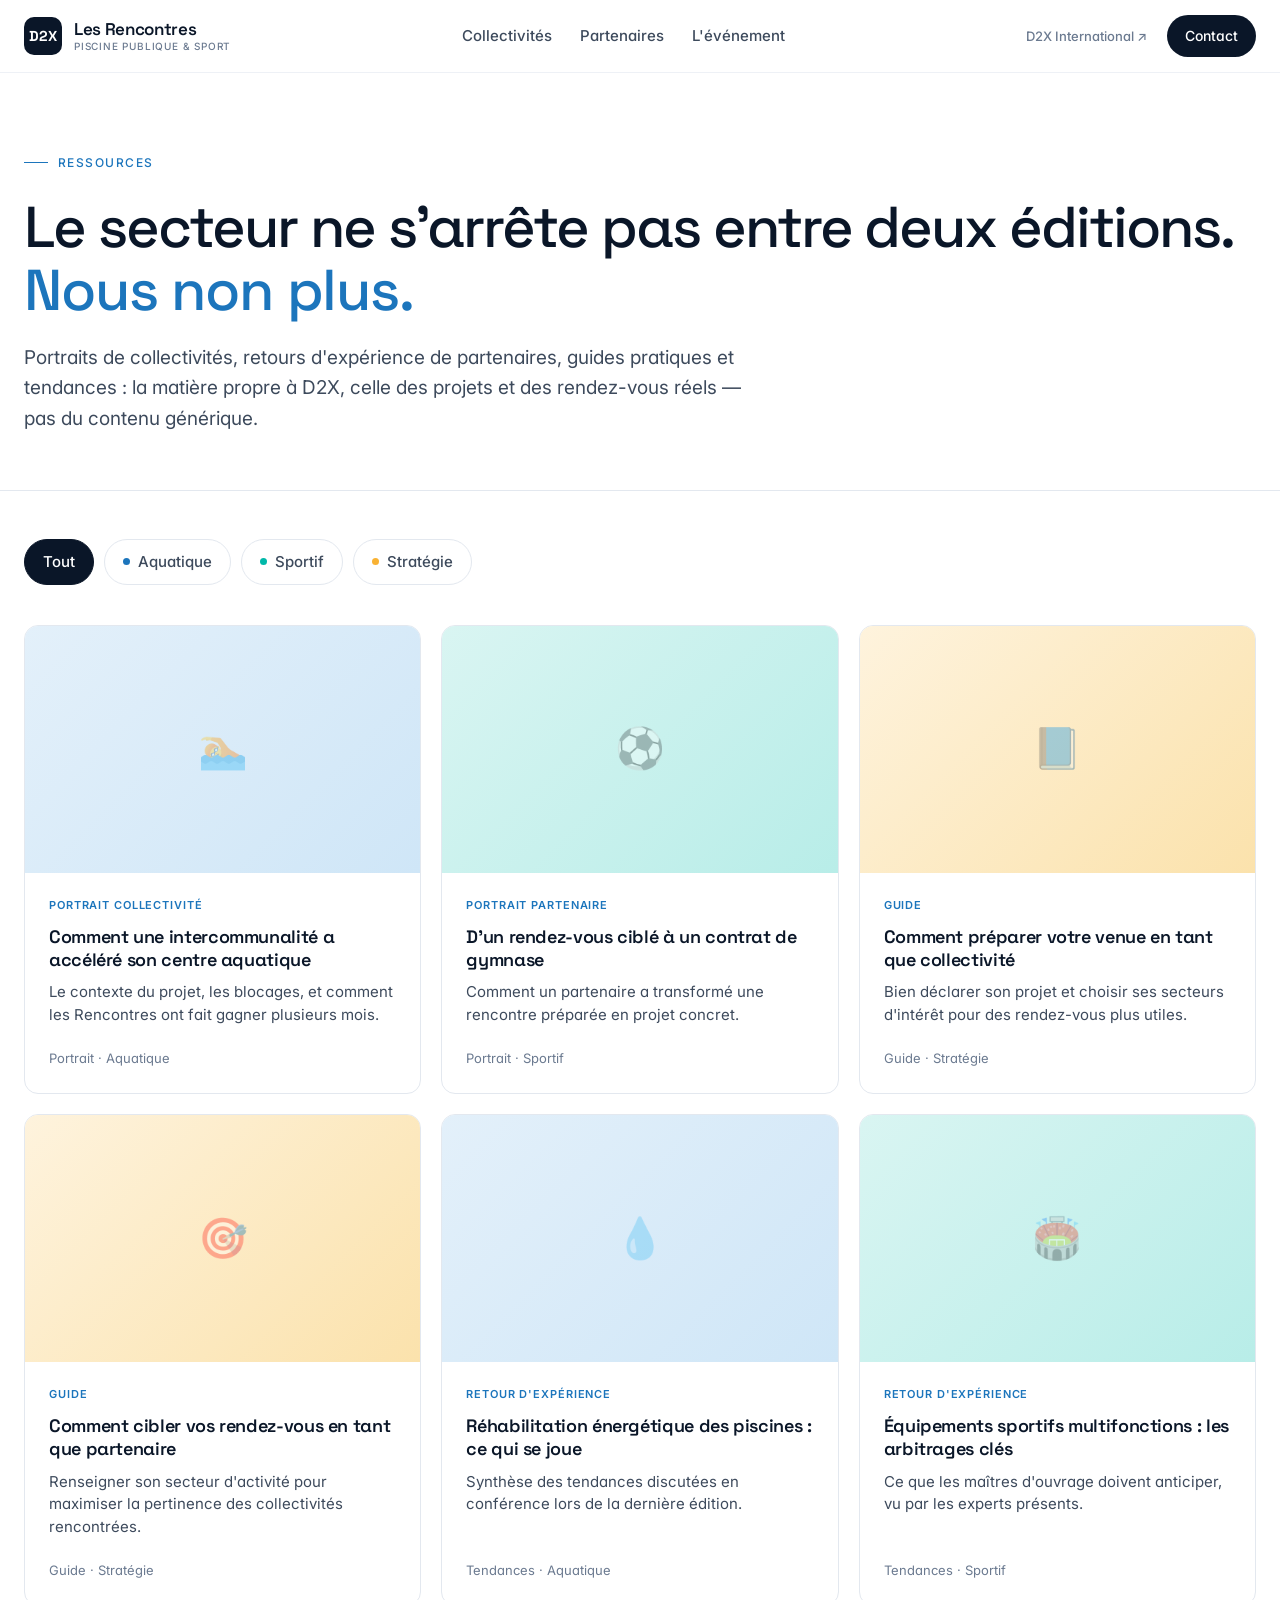
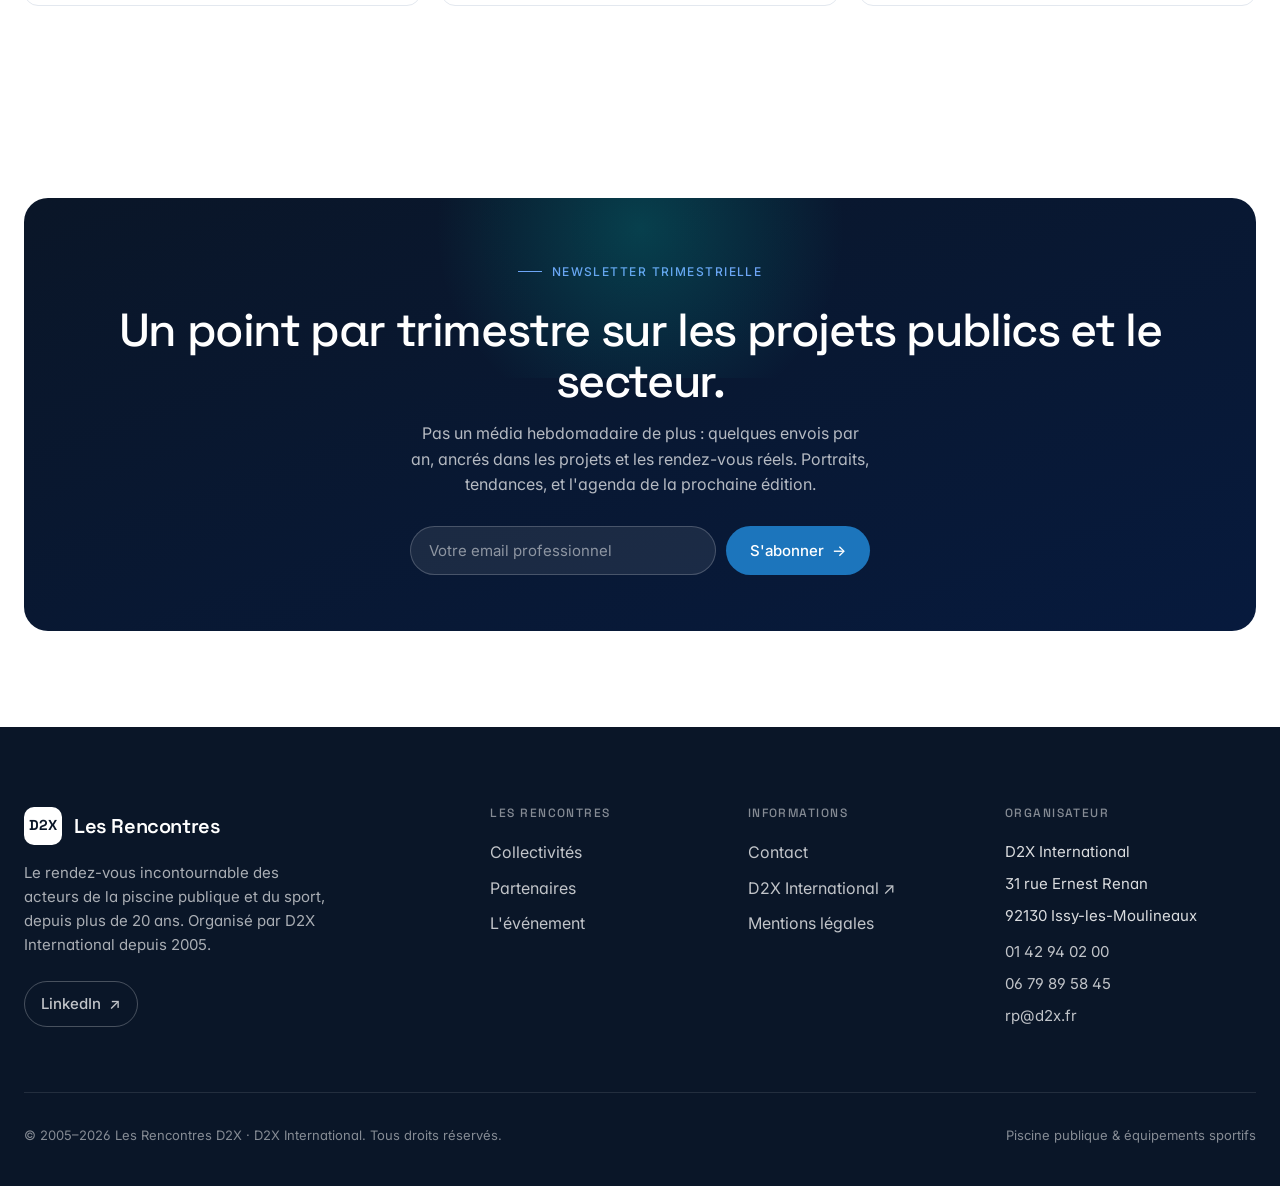
<file: ressources.html>
<!DOCTYPE html>
<html lang="fr">
<head>
<meta charset="UTF-8" />
<meta name="viewport" content="width=device-width, initial-scale=1.0" />
<meta name="description" content="Portraits de collectivités, retours d'expérience partenaires, guides et tendances du secteur de la piscine publique et des équipements sportifs. La plateforme des Rencontres D2X vit toute l'année." />
<meta name="robots" content="index, follow" />
<link rel="canonical" href="https://www.rencontresd2x.com/ressources" />
<link rel="icon" type="image/png" sizes="32x32" href="assets/favicon-32.png" />
<link rel="apple-touch-icon" sizes="180x180" href="assets/apple-touch-icon.png" />
<title>Ressources — Portraits, retours d'expérience &amp; tendances | Les Rencontres D2X</title>
<meta property="og:type" content="website" />
<meta property="og:title" content="Ressources — Les Rencontres D2X" />
<meta property="og:url" content="https://www.rencontresd2x.com/ressources" />
<link rel="preconnect" href="https://fonts.googleapis.com" />
<link rel="preconnect" href="https://fonts.gstatic.com" crossorigin />
<link href="https://fonts.googleapis.com/css2?family=Inter:wght@400;500;600;700&family=Space+Grotesk:wght@400;500;600&family=Instrument+Serif&display=swap" rel="stylesheet" />
<link rel="stylesheet" href="styles.css" />
</head>
<body>

<header class="nav" id="nav">
  <div class="nav__inner">
    <a href="index.html" class="nav__logo" aria-label="Les Rencontres D2X — accueil">
      <span class="nav__logo-mark">D2X</span>
      <span class="nav__logo-text"><span class="nav__logo-name">Les Rencontres</span><span class="nav__logo-sub">Piscine publique &amp; sport</span></span>
    </a>
    <nav>
      <ul class="nav__links">
        <li><a href="collectivites.html">Collectivités</a></li>
        <li><a href="partenaires.html">Partenaires</a></li>
        <li><a href="evenement.html">L'événement</a></li>
      </ul>
    </nav>
    <div class="nav__right">
      <a href="https://www.d2x.fr/" target="_blank" rel="noopener" class="nav__corp">D2X International ↗</a>
      <a href="contact.html" class="nav__cta">Contact</a>
    </div>
    <button class="nav__burger" id="burger" aria-label="Menu"><span></span></button>
  </div>
  <div class="nav__mobile" id="mobileMenu">
    <a href="collectivites.html">Collectivités</a>
    <a href="partenaires.html">Partenaires</a>
    <a href="evenement.html">L'événement</a>
    <a href="contact.html">Contact</a>
    <a href="https://www.d2x.fr/" target="_blank" rel="noopener">D2X International ↗</a>
  </div>
</header>

<main>
  <section class="page-header page-header--plain">
    <div class="container">
      <span class="eyebrow">Ressources</span>
      <h1>Le secteur ne s'arrête pas entre deux éditions. <em>Nous non plus.</em></h1>
      <p>Portraits de collectivités, retours d'expérience de partenaires, guides pratiques et tendances : la matière propre à D2X, celle des projets et des rendez-vous réels — pas du contenu générique.</p>
    </div>
  </section>

  <!-- FIL DE CONTENU -->
  <section style="padding-top:48px;">
    <div class="container">
      <div class="chips" id="filters" style="margin-bottom:40px;">
        <span class="chip is-interactive is-active" data-filter="all">Tout</span>
        <span class="chip is-interactive" data-filter="aqua"><span class="dot"></span>Aquatique</span>
        <span class="chip is-interactive chip--sport" data-filter="sport"><span class="dot"></span>Sportif</span>
        <span class="chip is-interactive chip--strat" data-filter="strat"><span class="dot"></span>Stratégie</span>
      </div>

      <div class="grid grid--3" id="grid">
        <a class="article-card" data-cat="aqua">
          <div class="article-card__media"><span>🏊</span></div>
          <div class="article-card__body">
            <span class="article-card__cat">Portrait collectivité</span>
            <h3 class="article-card__title">Comment une intercommunalité a accéléré son centre aquatique</h3>
            <p class="article-card__excerpt">Le contexte du projet, les blocages, et comment les Rencontres ont fait gagner plusieurs mois.</p>
            <span class="article-card__meta">Portrait · Aquatique</span>
          </div>
        </a>
        <a class="article-card" data-cat="sport">
          <div class="article-card__media article-card__media--sport"><span>⚽</span></div>
          <div class="article-card__body">
            <span class="article-card__cat">Portrait partenaire</span>
            <h3 class="article-card__title">D'un rendez-vous ciblé à un contrat de gymnase</h3>
            <p class="article-card__excerpt">Comment un partenaire a transformé une rencontre préparée en projet concret.</p>
            <span class="article-card__meta">Portrait · Sportif</span>
          </div>
        </a>
        <a class="article-card" data-cat="strat">
          <div class="article-card__media article-card__media--strat"><span>📘</span></div>
          <div class="article-card__body">
            <span class="article-card__cat">Guide</span>
            <h3 class="article-card__title">Comment préparer votre venue en tant que collectivité</h3>
            <p class="article-card__excerpt">Bien déclarer son projet et choisir ses secteurs d'intérêt pour des rendez-vous plus utiles.</p>
            <span class="article-card__meta">Guide · Stratégie</span>
          </div>
        </a>
        <a class="article-card" data-cat="strat">
          <div class="article-card__media article-card__media--strat"><span>🎯</span></div>
          <div class="article-card__body">
            <span class="article-card__cat">Guide</span>
            <h3 class="article-card__title">Comment cibler vos rendez-vous en tant que partenaire</h3>
            <p class="article-card__excerpt">Renseigner son secteur d'activité pour maximiser la pertinence des collectivités rencontrées.</p>
            <span class="article-card__meta">Guide · Stratégie</span>
          </div>
        </a>
        <a class="article-card" data-cat="aqua">
          <div class="article-card__media"><span>💧</span></div>
          <div class="article-card__body">
            <span class="article-card__cat">Retour d'expérience</span>
            <h3 class="article-card__title">Réhabilitation énergétique des piscines : ce qui se joue</h3>
            <p class="article-card__excerpt">Synthèse des tendances discutées en conférence lors de la dernière édition.</p>
            <span class="article-card__meta">Tendances · Aquatique</span>
          </div>
        </a>
        <a class="article-card" data-cat="sport">
          <div class="article-card__media article-card__media--sport"><span>🏟️</span></div>
          <div class="article-card__body">
            <span class="article-card__cat">Retour d'expérience</span>
            <h3 class="article-card__title">Équipements sportifs multifonctions : les arbitrages clés</h3>
            <p class="article-card__excerpt">Ce que les maîtres d'ouvrage doivent anticiper, vu par les experts présents.</p>
            <span class="article-card__meta">Tendances · Sportif</span>
          </div>
        </a>
      </div>
    </div>
  </section>

  <!-- NEWSLETTER -->
  <section>
    <div class="container">
      <div class="newsletter reveal">
        <span class="eyebrow eyebrow--light" style="justify-content:center;">Newsletter trimestrielle</span>
        <h2>Un point par trimestre sur les projets publics et le secteur.</h2>
        <p>Pas un média hebdomadaire de plus : quelques envois par an, ancrés dans les projets et les rendez-vous réels. Portraits, tendances, et l'agenda de la prochaine édition.</p>
        <form class="newsletter__form" onsubmit="this.querySelector('input').value=''; alert('Merci ! Vous êtes inscrit à la newsletter des Rencontres D2X.'); return false;">
          <input type="email" placeholder="Votre email professionnel" required />
          <button type="submit" class="btn btn--blue">S'abonner <span class="arrow">→</span></button>
        </form>
      </div>
    </div>
  </section>

</main>

<footer class="footer">
  <div class="container">
    <div class="footer__grid">
      <div>
        <div class="footer__logo"><span class="nav__logo-mark">D2X</span><span class="footer__logo-name">Les Rencontres</span></div>
        <p class="footer__tagline">Le rendez-vous incontournable des acteurs de la piscine publique et du sport, depuis plus de 20 ans. Organisé par D2X International depuis 2005.</p>
        <a href="https://www.linkedin.com/company/d2x-international/" target="_blank" rel="noopener" class="btn btn--ghost-light" style="padding:10px 16px;">LinkedIn <span class="arrow">↗</span></a>
      </div>
      <div><h4>Les Rencontres</h4><ul><li><a href="collectivites.html">Collectivités</a></li><li><a href="partenaires.html">Partenaires</a></li><li><a href="evenement.html">L'événement</a></li></ul></div>
      <div><h4>Informations</h4><ul><li><a href="contact.html">Contact</a></li><li><a href="https://www.d2x.fr/" target="_blank" rel="noopener">D2X International ↗</a></li><li><a href="mentions-legales.html">Mentions légales</a></li></ul></div>
      <div><h4>Organisateur</h4><span class="footer__contact-line">D2X International</span><span class="footer__contact-line">31 rue Ernest Renan</span><span class="footer__contact-line">92130 Issy-les-Moulineaux</span><span class="footer__contact-line" style="margin-top:12px; display:block;"><a href="tel:+33142940200">01 42 94 02 00</a></span><span class="footer__contact-line"><a href="tel:+33679895845">06 79 89 58 45</a></span><span class="footer__contact-line"><a href="mailto:rp@d2x.fr">rp@d2x.fr</a></span></div>
    </div>
    <div class="footer__bottom"><span>© 2005–2026 Les Rencontres D2X · D2X International. Tous droits réservés.</span><span>Piscine publique &amp; équipements sportifs</span></div>
  </div>
</footer>

<script>
  const burger = document.getElementById('burger');
  const nav = document.getElementById('nav');
  if (burger) burger.addEventListener('click', () => nav.classList.toggle('is-open'));

  // Resource filter
  const filters = document.querySelectorAll('#filters .chip');
  const cards = document.querySelectorAll('#grid .article-card');
  filters.forEach(f => f.addEventListener('click', () => {
    filters.forEach(x => x.classList.remove('is-active'));
    f.classList.add('is-active');
    const val = f.dataset.filter;
    cards.forEach(c => c.style.display = (val === 'all' || c.dataset.cat === val) ? 'flex' : 'none');
  }));
</script>
</body>
</html>
</file>
<file: styles.css>
/* Les Rencontres D2X — Design system
   Cohérent avec d2x.fr (Inter + Space Grotesk + Instrument Serif, navy/bleu/jaune),
   étendu pour un site orienté conversion : matching, comparatif, personas, FAQ. */

:root {
  --bg: #ffffff;
  --bg-soft: #f5f7fb;
  --bg-dark: #0a1628;
  --bg-blue: #071a3d;
  --ink: #0a1628;
  --ink-soft: #3d4a5c;
  --muted: #6b7a90;
  --line: #e3e8ef;
  --line-soft: #eef1f6;
  --blue: #1c75bc;
  --blue-deep: #0e4f85;
  --blue-soft: #e3f0fa;
  --yellow: #f9b233;
  --yellow-soft: #fef3dd;
  --accent: #00b8a9;
  --accent-soft: #d9f5f2;
  /* Code couleur persona : orange pastel = collectivités, violet pastel = entreprises */
  --collectivite: #e08a3c;
  --collectivite-deep: #b45f14;
  --collectivite-soft: #fbeede;
  --collectivite-border: #f0d8b8;
  --collectivite-grad: #fdf3e9;
  --partenaire: #8a72c9;
  --partenaire-deep: #5f4aa0;
  --partenaire-soft: #efeafa;
  --partenaire-border: #ddd2f2;
  --partenaire-grad: #f6f2fc;
  /* Parcours thématiques de l'événement : bleu = piscine, vert = sport */
  --piscine: var(--blue);
  --piscine-deep: var(--blue-deep);
  --piscine-soft: var(--blue-soft);
  --sport: #29a36a;
  --sport-deep: #1e7d50;
  --sport-soft: #e4f4ec;
  --radius: 14px;
  --radius-sm: 8px;
  --radius-lg: 24px;
  --container: 1280px;
  --ease: cubic-bezier(0.22, 1, 0.36, 1);
}

* { box-sizing: border-box; margin: 0; padding: 0; }

html { scroll-behavior: smooth; }

body {
  font-family: 'Inter', -apple-system, BlinkMacSystemFont, 'Segoe UI', sans-serif;
  font-size: 16px;
  line-height: 1.6;
  color: var(--ink);
  background: var(--bg);
  -webkit-font-smoothing: antialiased;
  -moz-osx-font-smoothing: grayscale;
  font-feature-settings: 'ss01', 'cv11';
}

img { max-width: 100%; display: block; }
a { color: inherit; text-decoration: none; }
button { font-family: inherit; cursor: pointer; border: none; background: none; }

.container {
  width: 100%;
  max-width: var(--container);
  margin: 0 auto;
  padding: 0 24px;
}
.container--narrow { max-width: 860px; }

/* Typography */
h1, h2, h3, h4 {
  font-family: 'Space Grotesk', 'Inter', sans-serif;
  letter-spacing: -0.02em;
  line-height: 1.1;
  font-weight: 600;
  color: var(--ink);
}
h1 { font-size: clamp(2.5rem, 5vw + 1rem, 5rem); font-weight: 500; letter-spacing: -0.035em; }
h2 { font-size: clamp(1.875rem, 3vw + 0.5rem, 3rem); font-weight: 500; letter-spacing: -0.03em; }
h3 { font-size: clamp(1.25rem, 1.5vw + 0.5rem, 1.75rem); font-weight: 600; }
h4 { font-size: 1.125rem; font-weight: 600; }
p { color: var(--ink-soft); }

.serif { font-family: 'Instrument Serif', Georgia, serif; font-weight: 400; font-style: normal; letter-spacing: -0.01em; }

.eyebrow {
  display: inline-flex;
  align-items: center;
  gap: 10px;
  font-size: 0.75rem;
  font-weight: 500;
  text-transform: uppercase;
  letter-spacing: 0.12em;
  color: var(--blue);
  margin-bottom: 24px;
}
.eyebrow::before { content: ''; width: 24px; height: 1px; background: currentColor; }
.eyebrow--yellow { color: #c98600; }
.eyebrow--collectivite { color: var(--collectivite-deep); }
.eyebrow--partenaire { color: var(--partenaire-deep); }
.eyebrow--light { color: #7aa3ff; }

.lead {
  font-size: clamp(1.125rem, 1vw + 0.875rem, 1.375rem);
  line-height: 1.5;
  color: var(--ink-soft);
  max-width: 60ch;
}

/* Navigation */
.nav {
  position: sticky;
  top: 0;
  z-index: 100;
  background: rgba(255, 255, 255, 0.82);
  backdrop-filter: saturate(180%) blur(20px);
  -webkit-backdrop-filter: saturate(180%) blur(20px);
  border-bottom: 1px solid var(--line-soft);
}
.nav__inner {
  display: flex;
  align-items: center;
  justify-content: space-between;
  height: 72px;
  max-width: var(--container);
  margin: 0 auto;
  padding: 0 24px;
}
.nav__logo {
  display: flex;
  align-items: center;
  gap: 12px;
  font-family: 'Space Grotesk', sans-serif;
  font-weight: 600;
  letter-spacing: -0.02em;
  line-height: 1;
}
.nav__logo-mark {
  display: inline-flex;
  align-items: center;
  justify-content: center;
  width: 38px;
  height: 38px;
  background: var(--ink);
  color: #fff;
  border-radius: 10px;
  font-weight: 700;
  font-size: 0.9rem;
  letter-spacing: 0;
}
.nav__logo-text { display: flex; flex-direction: column; gap: 3px; }
.nav__logo-name { font-size: 1.0625rem; }
.nav__logo-sub {
  font-family: 'Inter', sans-serif;
  font-size: 0.625rem;
  color: var(--muted);
  font-weight: 500;
  letter-spacing: 0.08em;
  text-transform: uppercase;
}
.nav__links { display: flex; gap: 2px; list-style: none; }
.nav__links a {
  display: inline-block;
  padding: 8px 13px;
  font-size: 0.9375rem;
  font-weight: 500;
  color: var(--ink-soft);
  border-radius: 8px;
  transition: all 0.2s var(--ease);
}
.nav__links a:hover { color: var(--ink); background: var(--bg-soft); }
.nav__links a.is-active { color: var(--ink); }
.nav__links a.is-active::after {
  content: ''; display: block; width: 4px; height: 4px;
  background: var(--blue); border-radius: 50%; margin: 3px auto 0;
}
.nav__right { display: flex; align-items: center; gap: 10px; }
.nav__corp {
  font-size: 0.8125rem;
  font-weight: 500;
  color: var(--muted);
  padding: 8px 10px;
  border-radius: 8px;
  transition: all 0.2s var(--ease);
}
.nav__corp:hover { color: var(--ink); background: var(--bg-soft); }
.nav__cta {
  display: inline-flex;
  align-items: center;
  gap: 6px;
  padding: 10px 18px;
  background: var(--ink);
  color: #fff;
  border-radius: 999px;
  font-size: 0.875rem;
  font-weight: 500;
  transition: all 0.2s var(--ease);
}
.nav__cta:hover { background: var(--blue); transform: translateY(-1px); }
.nav__burger {
  display: none; width: 40px; height: 40px; padding: 0;
  align-items: center; justify-content: center; border-radius: 8px;
}
.nav__burger span { display: block; width: 18px; height: 2px; background: var(--ink); position: relative; }
.nav__burger span::before, .nav__burger span::after {
  content: ''; position: absolute; left: 0; width: 100%; height: 2px; background: var(--ink);
}
.nav__burger span::before { top: -6px; }
.nav__burger span::after { top: 6px; }
.nav__mobile {
  display: none;
  flex-direction: column;
  padding: 12px 24px 24px;
  border-top: 1px solid var(--line-soft);
  gap: 2px;
}
.nav__mobile a { padding: 12px 0; font-size: 1rem; font-weight: 500; border-bottom: 1px solid var(--line-soft); }
.nav__mobile a:last-child { border-bottom: none; }
@media (max-width: 1040px) {
  .nav__links, .nav__corp { display: none; }
  .nav__burger { display: inline-flex; }
  .nav.is-open .nav__mobile { display: flex; }
}

/* Sections */
section { padding: 96px 0; }
@media (max-width: 768px) { section { padding: 64px 0; } }
.section-header {
  display: flex; align-items: flex-end; justify-content: space-between;
  gap: 40px; margin-bottom: 56px; flex-wrap: wrap;
}
.section-header--center { flex-direction: column; align-items: center; text-align: center; }
.section-header--center .section-header__text { margin: 0 auto; }
.section-header__text { max-width: 680px; }
.section-header__text p { margin-top: 16px; }

/* Buttons */
.btn {
  display: inline-flex; align-items: center; gap: 8px;
  padding: 14px 24px; border-radius: 999px;
  font-size: 0.9375rem; font-weight: 500;
  transition: all 0.2s var(--ease); white-space: nowrap;
}
.btn--primary { background: var(--ink); color: #fff; }
.btn--primary:hover { background: var(--blue); transform: translateY(-2px); box-shadow: 0 10px 30px rgba(28, 117, 188, 0.32); }
.btn--blue { background: var(--blue); color: #fff; }
.btn--blue:hover { background: var(--blue-deep); transform: translateY(-2px); box-shadow: 0 10px 30px rgba(28, 117, 188, 0.32); }
.btn--yellow { background: var(--yellow); color: var(--ink); }
.btn--yellow:hover { background: #f0a417; transform: translateY(-2px); box-shadow: 0 10px 30px rgba(249, 178, 51, 0.4); }
.btn--collectivite { background: var(--collectivite); color: #fff; }
.btn--collectivite:hover { background: var(--collectivite-deep); transform: translateY(-2px); box-shadow: 0 10px 30px rgba(224, 138, 60, 0.4); }
.btn--partenaire { background: var(--partenaire); color: #fff; }
.btn--partenaire:hover { background: var(--partenaire-deep); transform: translateY(-2px); box-shadow: 0 10px 30px rgba(138, 114, 201, 0.4); }
.btn--ghost { background: transparent; color: var(--ink); border: 1px solid var(--line); }
.btn--ghost:hover { background: var(--bg-soft); border-color: var(--ink); }
.btn--ghost-light { background: transparent; color: #fff; border: 1px solid rgba(255,255,255,0.25); }
.btn--ghost-light:hover { background: rgba(255,255,255,0.12); border-color: rgba(255,255,255,0.6); color: #fff; }
.btn--lg { padding: 16px 30px; font-size: 1rem; }
.arrow { display: inline-block; transition: transform 0.25s var(--ease); }
.btn:hover .arrow { transform: translateX(4px); }

/* Hero */
.hero { position: relative; padding: 44px 0 52px; overflow: hidden; }
.hero__bg {
  position: absolute; inset: 0; z-index: -1;
  background:
    radial-gradient(60% 50% at 80% 0%, rgba(28,117,188,0.10), transparent 70%),
    radial-gradient(50% 40% at 0% 100%, rgba(0,184,169,0.08), transparent 70%);
}
.hero__grid { display: grid; grid-template-columns: 1.1fr 1fr; gap: 56px; align-items: center; }
.hero__title {
  font-size: clamp(1.875rem, 3.2vw, 3.25rem);
  line-height: 1.08; letter-spacing: -0.035em; font-weight: 500; margin-bottom: 24px;
}
.hero__title em { font-style: normal; color: var(--blue); font-family: 'Space Grotesk', 'Inter', sans-serif; font-weight: 500; letter-spacing: -0.035em; }
.hero__desc { font-size: 1.125rem; line-height: 1.55; color: var(--ink-soft); max-width: 54ch; margin-bottom: 26px; }
.hero__ctas { display: flex; gap: 12px; flex-wrap: wrap; }
.hero__note { margin-top: 20px; font-size: 0.875rem; color: var(--muted); display: flex; align-items: center; gap: 8px; }
.hero__note strong { color: var(--ink); font-weight: 600; }
@media (max-width: 960px) { .hero__grid { grid-template-columns: 1fr; gap: 36px; } .hero { padding: 32px 0 48px; } }

/* Persona split (home) */
.persona-split { display: grid; grid-template-columns: 1fr 1fr; gap: 20px; }
.persona-card {
  position: relative; display: flex; flex-direction: column;
  padding: 40px; border-radius: var(--radius-lg); overflow: hidden;
  border: 1px solid var(--line); background: var(--bg);
  transition: all 0.3s var(--ease); min-height: 320px;
}
.persona-card:hover { transform: translateY(-4px); box-shadow: 0 24px 60px rgba(10,22,40,0.10); }
.persona-card--collectivite { background: linear-gradient(160deg, var(--collectivite-grad) 0%, #ffffff 60%); border-color: var(--collectivite-border); }
.persona-card--partenaire { background: linear-gradient(160deg, var(--partenaire-grad) 0%, #ffffff 60%); border-color: var(--partenaire-border); }
.persona-card__badge {
  display: inline-flex; align-items: center; gap: 8px;
  font-size: 0.75rem; font-weight: 600; text-transform: uppercase; letter-spacing: 0.1em;
  padding: 7px 14px; border-radius: 999px; width: fit-content; margin-bottom: 24px;
}
.persona-card--collectivite .persona-card__badge { background: var(--collectivite-soft); color: var(--collectivite-deep); }
.persona-card--partenaire .persona-card__badge { background: var(--partenaire-soft); color: var(--partenaire-deep); }
.persona-card__title { font-size: clamp(1.5rem, 2.5vw, 2rem); margin-bottom: 14px; }
.persona-card__desc { font-size: 1.0625rem; color: var(--ink-soft); margin-bottom: 24px; }
.persona-card__list { list-style: none; display: grid; gap: 10px; margin-bottom: 28px; }
.persona-card__list li { position: relative; padding-left: 26px; font-size: 0.9375rem; color: var(--ink-soft); }
.persona-card__list li::before {
  content: '✓'; position: absolute; left: 0; top: 0; font-weight: 700; font-size: 0.8125rem;
  width: 18px; height: 18px; border-radius: 50%; display: inline-flex; align-items: center; justify-content: center;
}
.persona-card--collectivite .persona-card__list li::before { background: var(--collectivite-soft); color: var(--collectivite-deep); }
.persona-card--partenaire .persona-card__list li::before { background: var(--partenaire-soft); color: var(--partenaire-deep); }
.persona-card__cta { margin-top: auto; }
@media (max-width: 820px) { .persona-split { grid-template-columns: 1fr; } }

/* Positioning : "Ce n'est pas un salon" comparison */
.compare { background: var(--bg-soft); }
.compare__table {
  display: grid; grid-template-columns: 1fr 1fr; gap: 1px;
  background: var(--line); border: 1px solid var(--line);
  border-radius: var(--radius); overflow: hidden; margin-top: 8px;
}
.compare__head { padding: 22px 28px; font-family: 'Space Grotesk', sans-serif; font-weight: 600; font-size: 1.0625rem; }
.compare__head--salon { background: #fff; color: var(--muted); }
.compare__head--d2x { background: var(--ink); color: #fff; }
.compare__cell { padding: 18px 28px; background: #fff; font-size: 0.9375rem; display: flex; align-items: center; gap: 12px; }
.compare__cell--salon { color: var(--muted); }
.compare__cell--d2x { color: var(--ink); font-weight: 500; background: #fbfdff; }
.compare__cell .ic { flex-shrink: 0; width: 20px; height: 20px; }
.compare__cell--salon .ic { color: #c2ccd8; }
.compare__cell--d2x .ic { color: var(--blue); }
@media (max-width: 600px) { .compare__head, .compare__cell { padding: 14px 18px; font-size: 0.875rem; } }

/* Matching mechanism : numbered steps */
.steps { display: grid; grid-template-columns: repeat(4, 1fr); gap: 20px; counter-reset: step; }
.step {
  position: relative; padding: 32px 28px; background: var(--bg);
  border: 1px solid var(--line); border-radius: var(--radius);
  display: flex; flex-direction: column; gap: 12px;
}
.step__num {
  display: inline-flex; align-items: center; justify-content: center;
  width: 44px; height: 44px; border-radius: 12px;
  background: var(--blue-soft); color: var(--blue);
  font-family: 'Space Grotesk', sans-serif; font-weight: 600; font-size: 1.25rem;
}
.step:nth-child(4) .step__num { background: var(--yellow-soft); color: #c98600; }
.step__title { font-size: 1.0625rem; font-weight: 600; }
.step__desc { font-size: 0.9375rem; color: var(--ink-soft); line-height: 1.5; }
.step__connector {
  position: absolute; right: -20px; top: 52px; width: 20px; height: 2px;
  background: var(--line); z-index: 1;
}
.step:last-child .step__connector { display: none; }
.steps--dark .step { background: rgba(255,255,255,0.04); border-color: rgba(255,255,255,0.12); }
.steps--dark .step__title { color: #fff; }
.steps--dark .step__desc { color: rgba(255,255,255,0.7); }
@media (max-width: 900px) { .steps { grid-template-columns: 1fr 1fr; } .step__connector { display: none; } }
@media (max-width: 520px) { .steps { grid-template-columns: 1fr; } }

/* Stats band */
.stats { padding: 52px 0; background: var(--bg-dark); color: #fff; }
.stats__grid { display: grid; grid-template-columns: repeat(4, 1fr); gap: 40px; }
.stats__num {
  font-family: 'Space Grotesk', sans-serif; font-size: clamp(2.5rem, 4vw, 3.5rem);
  font-weight: 500; letter-spacing: -0.03em; line-height: 1; color: #fff; margin-bottom: 8px;
}
.stats__num sup { font-size: 0.5em; color: var(--yellow); margin-left: 2px; }
.stats__label { font-size: 0.9375rem; color: rgba(255,255,255,0.6); }
@media (max-width: 768px) { .stats__grid { grid-template-columns: repeat(2, 1fr); gap: 32px; } }

/* "What you get" — outcome list */
.outcomes { display: grid; grid-template-columns: repeat(2, 1fr); gap: 16px; }
.outcome {
  display: flex; gap: 18px; padding: 28px; background: var(--bg);
  border: 1px solid var(--line); border-radius: var(--radius); align-items: flex-start;
}
.outcome__icon {
  flex-shrink: 0; width: 48px; height: 48px; border-radius: 12px;
  background: var(--accent-soft); color: var(--accent);
  display: inline-flex; align-items: center; justify-content: center;
}
.outcome__title { font-size: 1.0625rem; font-weight: 600; margin-bottom: 6px; }
.outcome__desc { font-size: 0.9375rem; color: var(--ink-soft); line-height: 1.5; }
@media (max-width: 700px) { .outcomes { grid-template-columns: 1fr; } }

/* Generic grid / cards */
.grid { display: grid; grid-template-columns: repeat(auto-fit, minmax(260px, 1fr)); gap: 20px; }
.grid--2 { grid-template-columns: repeat(2, 1fr); }
.grid--3 { grid-template-columns: repeat(3, 1fr); }
.grid--4 { grid-template-columns: repeat(4, 1fr); }
@media (max-width: 900px) { .grid--3, .grid--4 { grid-template-columns: repeat(2, 1fr); } }
@media (max-width: 600px) { .grid--2, .grid--3, .grid--4 { grid-template-columns: 1fr; } }

.card {
  position: relative; padding: 32px; background: var(--bg);
  border: 1px solid var(--line); border-radius: var(--radius);
  transition: all 0.3s var(--ease); display: flex; flex-direction: column; gap: 14px;
}
.card:hover { transform: translateY(-4px); border-color: var(--ink); box-shadow: 0 20px 50px rgba(10,22,40,0.08); }
.card__icon {
  width: 48px; height: 48px; border-radius: 12px; background: var(--blue-soft); color: var(--blue);
  display: inline-flex; align-items: center; justify-content: center; margin-bottom: 4px;
}
.card__title { font-size: 1.1875rem; font-weight: 600; }
.card__desc { font-size: 0.9375rem; color: var(--ink-soft); line-height: 1.55; }

/* Chips / typologies */
.chips { display: flex; flex-wrap: wrap; gap: 10px; }
.chip {
  padding: 10px 18px; background: var(--bg); border: 1px solid var(--line);
  border-radius: 999px; font-size: 0.9375rem; font-weight: 500; color: var(--ink-soft);
  transition: all 0.2s var(--ease); display: inline-flex; align-items: center; gap: 8px;
}
.chip .dot { width: 7px; height: 7px; border-radius: 50%; background: var(--blue); }
.chip--sport .dot { background: var(--accent); }
.chip--strat .dot { background: var(--yellow); }
.chip.is-interactive { cursor: pointer; }
.chip.is-interactive:hover { border-color: var(--ink); color: var(--ink); }
.chip.is-active { background: var(--ink); color: #fff; border-color: var(--ink); }
.chip.is-active .dot { background: #fff; }

/* Profiles ("qui vais-je rencontrer") */
.profiles { display: flex; flex-wrap: wrap; gap: 12px; }
.profile-tag {
  padding: 12px 20px; background: var(--bg-soft); border-radius: 999px;
  font-size: 0.9375rem; font-weight: 500; color: var(--ink);
  border: 1px solid var(--line-soft);
}

/* Testimonials */
.quotes { display: grid; grid-template-columns: repeat(auto-fit, minmax(300px, 1fr)); gap: 20px; }
.quote {
  padding: 32px; background: var(--bg); border: 1px solid var(--line);
  border-radius: var(--radius); display: flex; flex-direction: column; gap: 20px;
}
.quote__mark { font-family: 'Instrument Serif', Georgia, serif; font-size: 3rem; line-height: 0.5; color: var(--blue); height: 24px; }
.quote__text { font-size: 1.0625rem; color: var(--ink); line-height: 1.5; }
.quote__author { display: flex; align-items: center; gap: 14px; margin-top: auto; }
.quote__avatar {
  width: 44px; height: 44px; border-radius: 50%; flex-shrink: 0;
  background: linear-gradient(135deg, var(--blue), var(--blue-deep)); color: #fff;
  display: inline-flex; align-items: center; justify-content: center;
  font-family: 'Space Grotesk', sans-serif; font-weight: 500;
}
.quote--collectivite .quote__mark { color: var(--collectivite); }
.quote--collectivite .quote__avatar { background: linear-gradient(135deg, var(--collectivite), var(--collectivite-deep)); color: #fff; }
.quote--partenaire .quote__mark { color: var(--partenaire); }
.quote--partenaire .quote__avatar { background: linear-gradient(135deg, var(--partenaire), var(--partenaire-deep)); color: #fff; }
.quote__name { font-size: 0.9375rem; font-weight: 600; }
.quote__role { font-size: 0.8125rem; color: var(--muted); }
.quote__tag {
  font-size: 0.6875rem; font-weight: 600; text-transform: uppercase; letter-spacing: 0.08em;
  padding: 4px 10px; border-radius: 999px; width: fit-content;
}
.quote__tag--collectivite { background: var(--collectivite-soft); color: var(--collectivite-deep); }
.quote__tag--partenaire { background: var(--partenaire-soft); color: var(--partenaire-deep); }

/* Mixed testimonials grid (written + video) */
.quotes--mixed { grid-template-columns: repeat(2, 1fr); align-items: start; }
@media (max-width: 760px) { .quotes--mixed { grid-template-columns: 1fr; } }
.quote--video { padding: 0; overflow: hidden; }
.quote-vid {
  position: relative; aspect-ratio: 16 / 9; display: flex; align-items: center; justify-content: center;
  background: linear-gradient(135deg, #0a1628 0%, #12356b 65%, #1c75bc 130%);
}
.quote-vid::after {
  content: ''; position: absolute; inset: 0; pointer-events: none;
  background: radial-gradient(55% 55% at 50% 45%, rgba(28,117,188,0.35), transparent 70%);
}
.quote-vid__tag { position: absolute; top: 16px; left: 16px; z-index: 2; }
.quote-vid video { position: absolute; inset: 0; width: 100%; height: 100%; object-fit: cover; z-index: 1; background: #0a1628; }
.quote-vid .hero__video-play { position: relative; z-index: 2; width: 62px; height: 62px; }
.quote-vid__label {
  position: absolute; bottom: 14px; left: 18px; z-index: 2;
  display: inline-flex; align-items: center; gap: 8px;
  font-size: 0.8125rem; font-weight: 500; color: rgba(255,255,255,0.75);
}
.quote-vid__label::before { content: ''; width: 7px; height: 7px; border-radius: 50%; background: var(--yellow); box-shadow: 0 0 0 4px rgba(249,178,51,0.25); }
.quote--video .quote__author { padding: 20px 26px 24px; margin-top: 0; }

/* Timeline (éditions) */
.timeline { position: relative; padding-left: 40px; }
.timeline::before { content: ''; position: absolute; left: 14px; top: 12px; bottom: 12px; width: 1px; background: var(--line); }
.timeline__item { position: relative; padding-bottom: 40px; }
.timeline__item:last-child { padding-bottom: 0; }
.timeline__item::before {
  content: ''; position: absolute; left: -32px; top: 4px; width: 13px; height: 13px;
  background: var(--bg); border: 2px solid var(--blue); border-radius: 50%;
}
.timeline__year { font-family: 'Space Grotesk', sans-serif; font-size: 1.5rem; font-weight: 500; color: var(--blue); letter-spacing: -0.02em; margin-bottom: 6px; }
.timeline__title { font-size: 1.125rem; font-weight: 600; margin-bottom: 6px; }
.timeline__desc { font-size: 0.9375rem; color: var(--ink-soft); }

/* FAQ accordion */
.faq { display: grid; gap: 12px; max-width: 820px; }
.faq__item { border: 1px solid var(--line); border-radius: var(--radius); background: var(--bg); overflow: hidden; transition: border-color 0.2s var(--ease); }
.faq__item[open] { border-color: var(--blue); }
.faq__q {
  list-style: none; cursor: pointer; padding: 22px 26px;
  font-family: 'Space Grotesk', sans-serif; font-weight: 600; font-size: 1.0625rem; color: var(--ink);
  display: flex; align-items: center; justify-content: space-between; gap: 20px;
}
.faq__q::-webkit-details-marker { display: none; }
.faq__q::after {
  content: '+'; font-family: 'Inter', sans-serif; font-size: 1.5rem; font-weight: 400;
  color: var(--blue); transition: transform 0.2s var(--ease); flex-shrink: 0; line-height: 1;
}
.faq__item[open] .faq__q::after { transform: rotate(45deg); }
.faq__a { padding: 0 26px 24px; font-size: 0.9375rem; color: var(--ink-soft); line-height: 1.6; }
.faq__a p + p { margin-top: 12px; }

/* Steps / process cards on persona pages ("comment ça marche pour vous") */
.process { display: grid; gap: 0; counter-reset: proc; }
.process__item {
  display: grid; grid-template-columns: 64px 1fr; gap: 24px;
  padding: 28px 0; border-top: 1px solid var(--line); align-items: start;
}
.process__item:first-child { border-top: none; }
.process__badge {
  width: 48px; height: 48px; border-radius: 12px; background: var(--ink); color: #fff;
  display: inline-flex; align-items: center; justify-content: center;
  font-family: 'Space Grotesk', sans-serif; font-weight: 600; font-size: 1.125rem;
}
.process__title { font-size: 1.1875rem; font-weight: 600; margin-bottom: 8px; }
.process__desc { font-size: 0.9375rem; color: var(--ink-soft); line-height: 1.55; }

/* Reassurance / included */
.included { display: grid; grid-template-columns: repeat(3, 1fr); gap: 16px; }
.included__item {
  padding: 28px; background: var(--bg-soft); border-radius: var(--radius);
  display: flex; flex-direction: column; gap: 10px;
}
.included__icon { width: 40px; height: 40px; border-radius: 10px; background: var(--accent-soft); color: var(--accent); display: inline-flex; align-items: center; justify-content: center; }
.included__title { font-size: 1rem; font-weight: 600; }
.included__desc { font-size: 0.875rem; color: var(--ink-soft); }
@media (max-width: 800px) { .included { grid-template-columns: 1fr; } }

/* Next edition banner */
.edition {
  display: grid; grid-template-columns: auto 1fr auto; gap: 32px; align-items: center;
  padding: 36px 40px; background: var(--ink); color: #fff; border-radius: var(--radius-lg);
  position: relative; overflow: hidden;
}
.edition::before {
  content: ''; position: absolute; right: -80px; top: -80px; width: 320px; height: 320px;
  background: radial-gradient(circle, rgba(28,117,188,0.4), transparent 70%); pointer-events: none;
}
.edition__date { text-align: center; position: relative; z-index: 1; }
.edition__day { font-family: 'Space Grotesk', sans-serif; font-size: 3rem; font-weight: 500; line-height: 1; }
.edition__month { font-size: 0.875rem; text-transform: uppercase; letter-spacing: 0.1em; color: rgba(255,255,255,0.7); margin-top: 6px; }
.edition__info { position: relative; z-index: 1; }
.edition__info h3 { color: #fff; margin-bottom: 6px; }
.edition__info p { color: rgba(255,255,255,0.7); font-size: 0.9375rem; }
.edition__cta { position: relative; z-index: 1; }
@media (max-width: 820px) { .edition { grid-template-columns: 1fr; text-align: center; gap: 20px; padding: 32px 24px; } .edition__cta { justify-self: center; } }

/* CTA band */
.cta { padding: 96px 0; }
.cta__box {
  background: var(--bg-dark); color: #fff; border-radius: var(--radius-lg);
  padding: 72px 64px; display: grid; grid-template-columns: 1.5fr 1fr;
  align-items: center; gap: 48px; position: relative; overflow: hidden;
}
.cta__box::before {
  content: ''; position: absolute; right: -100px; top: -100px; width: 400px; height: 400px;
  background: radial-gradient(circle, rgba(28,117,188,0.35), transparent 70%); pointer-events: none;
}
.cta h2 { color: #fff; font-size: clamp(2rem, 3vw, 3rem); margin-bottom: 20px; }
.cta p { color: rgba(255,255,255,0.7); font-size: 1.0625rem; max-width: 48ch; }
.cta__actions { display: flex; gap: 12px; flex-wrap: wrap; position: relative; z-index: 1; justify-self: end; }
.cta .btn--primary { background: #fff; color: var(--ink); }
.cta .btn--primary:hover { background: var(--yellow); color: var(--ink); }
@media (max-width: 900px) { .cta__box { grid-template-columns: 1fr; padding: 48px 32px; gap: 32px; } .cta__actions { justify-self: start; } }

/* Page header (inner pages) */
.page-header { padding: 72px 0 56px; position: relative; overflow: hidden; }
.page-header--collectivite { background: linear-gradient(180deg, var(--collectivite-grad), #fff); border-bottom: 1px solid var(--line); }
.page-header--collectivite h1 em { color: var(--collectivite-deep); }
.page-header--partenaire { background: linear-gradient(180deg, var(--partenaire-grad), #fff); border-bottom: 1px solid var(--line); }
.page-header--partenaire h1 em { color: var(--partenaire-deep); }
.page-header--plain { border-bottom: 1px solid var(--line); }
.page-header h1 { font-size: clamp(2.25rem, 4.5vw, 4rem); margin-bottom: 20px; }
.page-header h1 em { font-style: normal; color: var(--blue); font-family: 'Space Grotesk', 'Inter', sans-serif; font-weight: 500; letter-spacing: -0.02em; }
.page-header p { font-size: 1.1875rem; max-width: 60ch; color: var(--ink-soft); }
.page-header__ctas { display: flex; gap: 12px; flex-wrap: wrap; margin-top: 32px; }

/* Breadcrumb / back to home persona switch */
.persona-bar {
  display: flex; align-items: center; gap: 8px; flex-wrap: wrap;
  font-size: 0.875rem; color: var(--muted); margin-bottom: 28px;
}
.persona-bar a { color: var(--blue); font-weight: 500; }
.persona-bar__sep { color: var(--line); }

/* Two-col */
.two-col { display: grid; grid-template-columns: 1fr 1.4fr; gap: 72px; align-items: start; }
.two-col--sticky .two-col__aside { position: sticky; top: 100px; }
@media (max-width: 900px) { .two-col { grid-template-columns: 1fr; gap: 40px; } .two-col--sticky .two-col__aside { position: static; } }

/* Form */
.form { display: grid; gap: 20px; }
.form__row { display: grid; grid-template-columns: 1fr 1fr; gap: 20px; }
@media (max-width: 600px) { .form__row { grid-template-columns: 1fr; } }
.form label { display: block; font-size: 0.75rem; font-weight: 600; color: var(--ink); margin-bottom: 8px; text-transform: uppercase; letter-spacing: 0.06em; }
.form input, .form textarea, .form select {
  width: 100%; padding: 14px 16px; background: var(--bg);
  border: 1px solid var(--line); border-radius: var(--radius-sm);
  font-family: inherit; font-size: 1rem; color: var(--ink); transition: all 0.2s var(--ease);
}
.form input:focus, .form textarea:focus, .form select:focus {
  outline: none; border-color: var(--blue); box-shadow: 0 0 0 4px rgba(28,117,188,0.12);
}
.form textarea { resize: vertical; min-height: 130px; }
.form__hint { font-size: 0.8125rem; color: var(--muted); margin-top: -8px; }

/* Choice cards (profile selector, step 1 of form) */
.choice { display: grid; grid-template-columns: 1fr 1fr; gap: 16px; }
.form .choice__card {
  padding: 28px; border: 1.5px solid var(--line); border-radius: var(--radius);
  cursor: pointer; transition: all 0.2s var(--ease); background: var(--bg);
  display: flex; flex-direction: column; gap: 10px;
  text-transform: none; letter-spacing: normal; margin-bottom: 0;
}
.form .choice__card:hover { border-color: var(--blue); background: #fbfdff; }
.form .choice__card input { position: absolute; opacity: 0; }
.form .choice__card.is-selected { border-color: var(--blue); background: var(--blue-soft); box-shadow: 0 0 0 3px rgba(28,117,188,0.12); }
.form #choiceCollectivite:hover { border-color: var(--collectivite); }
.form #choiceCollectivite.is-selected { border-color: var(--collectivite); background: var(--collectivite-soft); box-shadow: 0 0 0 3px rgba(224,138,60,0.15); }
.form #choiceCollectivite .choice__icon { background: var(--collectivite-soft); color: var(--collectivite-deep); }
.form #choicePartenaire:hover { border-color: var(--partenaire); }
.form #choicePartenaire.is-selected { border-color: var(--partenaire); background: var(--partenaire-soft); box-shadow: 0 0 0 3px rgba(138,114,201,0.15); }
.form #choicePartenaire .choice__icon { background: var(--partenaire-soft); color: var(--partenaire-deep); }
.form .choice__icon { width: 44px; height: 44px; border-radius: 11px; background: var(--blue-soft); color: var(--blue); display: inline-flex; align-items: center; justify-content: center; }
.form .choice__title { font-size: 1.0625rem; font-weight: 600; font-family: 'Space Grotesk', sans-serif; color: var(--ink); text-transform: none; letter-spacing: -0.01em; }
.form .choice__desc { font-size: 0.875rem; font-weight: 400; color: var(--ink-soft); text-transform: none; letter-spacing: normal; }
@media (max-width: 600px) { .choice { grid-template-columns: 1fr; } }

/* Info card */
.info-card { background: var(--bg-soft); border-radius: var(--radius); padding: 32px; display: grid; gap: 24px; }
.info-card__item { display: grid; gap: 4px; }
.info-card__label { font-size: 0.75rem; text-transform: uppercase; letter-spacing: 0.1em; color: var(--muted); font-weight: 600; }
.info-card__value { font-size: 1.0625rem; font-weight: 500; color: var(--ink); }

/* Newsletter block */
.newsletter {
  background: linear-gradient(160deg, var(--bg-dark), var(--bg-blue));
  color: #fff; border-radius: var(--radius-lg); padding: 56px; text-align: center;
  position: relative; overflow: hidden;
}
.newsletter::before {
  content: ''; position: absolute; left: 50%; top: -120px; transform: translateX(-50%);
  width: 500px; height: 300px; background: radial-gradient(circle, rgba(0,184,169,0.25), transparent 70%);
}
.newsletter h2 { color: #fff; margin-bottom: 14px; position: relative; }
.newsletter p { color: rgba(255,255,255,0.7); max-width: 46ch; margin: 0 auto 28px; position: relative; }
.newsletter__form { display: flex; gap: 10px; max-width: 460px; margin: 0 auto; position: relative; flex-wrap: wrap; }
.newsletter__form input {
  flex: 1; min-width: 200px; padding: 14px 18px; border-radius: 999px; border: 1px solid rgba(255,255,255,0.2);
  background: rgba(255,255,255,0.08); color: #fff; font-family: inherit; font-size: 0.9375rem;
}
.newsletter__form input::placeholder { color: rgba(255,255,255,0.5); }
.newsletter__form input:focus { outline: none; border-color: var(--accent); }

/* Resource / article cards */
.article-card {
  display: flex; flex-direction: column; background: var(--bg);
  border: 1px solid var(--line); border-radius: var(--radius); overflow: hidden;
  transition: all 0.3s var(--ease);
}
.article-card:hover { transform: translateY(-4px); border-color: var(--ink); box-shadow: 0 20px 50px rgba(10,22,40,0.08); }
.article-card__media { aspect-ratio: 16/10; background: linear-gradient(135deg, var(--blue-soft), #cfe6f7); position: relative; }
.article-card__media--sport { background: linear-gradient(135deg, var(--accent-soft), #b8ede8); }
.article-card__media--strat { background: linear-gradient(135deg, var(--yellow-soft), #fbe2ac); }
.article-card__media span {
  position: absolute; inset: 0; display: flex; align-items: center; justify-content: center;
  font-family: 'Space Grotesk', sans-serif; font-size: 2.5rem; opacity: 0.35;
}
.article-card__body { padding: 24px; display: flex; flex-direction: column; gap: 10px; flex: 1; }
.article-card__cat { font-size: 0.6875rem; font-weight: 600; text-transform: uppercase; letter-spacing: 0.08em; color: var(--blue); }
.article-card__title { font-size: 1.125rem; font-weight: 600; line-height: 1.3; }
.article-card__excerpt { font-size: 0.9375rem; color: var(--ink-soft); line-height: 1.5; }
.article-card__meta { margin-top: auto; padding-top: 12px; font-size: 0.8125rem; color: var(--muted); }

/* Placeholder marker */
.todo {
  display: inline-block; font-size: 0.75rem; font-weight: 600; color: #b07600;
  background: var(--yellow-soft); padding: 3px 8px; border-radius: 6px; letter-spacing: 0.02em;
}

/* Footer */
.footer { padding: 80px 0 40px; background: var(--bg-dark); color: #fff; }
.footer a { color: rgba(255,255,255,0.75); transition: color 0.2s var(--ease); }
.footer a:hover { color: #fff; }
.footer__grid { display: grid; grid-template-columns: 2fr 1fr 1fr 1.2fr; gap: 48px; margin-bottom: 56px; }
.footer h4 { color: rgba(255,255,255,0.5); font-size: 0.75rem; font-weight: 500; text-transform: uppercase; letter-spacing: 0.12em; margin-bottom: 20px; }
.footer ul { list-style: none; display: grid; gap: 10px; }
.footer__logo {
  display: flex; align-items: center; gap: 12px; margin-bottom: 16px;
  font-family: 'Space Grotesk', sans-serif; font-weight: 600; color: #fff;
}
.footer__logo .nav__logo-mark { background: #fff; color: var(--ink); }
.footer__logo-name { font-size: 1.25rem; letter-spacing: -0.02em; }
.footer__tagline { color: rgba(255,255,255,0.65); font-size: 0.9375rem; max-width: 34ch; margin-bottom: 24px; }
.footer__contact-line { display: block; color: rgba(255,255,255,0.85); font-size: 0.9375rem; margin-bottom: 8px; }
.footer__bottom {
  padding-top: 32px; border-top: 1px solid rgba(255,255,255,0.1);
  display: flex; justify-content: space-between; align-items: center; gap: 16px;
  flex-wrap: wrap; font-size: 0.8125rem; color: rgba(255,255,255,0.5);
}
@media (max-width: 900px) { .footer__grid { grid-template-columns: 1fr 1fr; } }
@media (max-width: 500px) { .footer__grid { grid-template-columns: 1fr; } }

/* Utility */
.sr-only { position: absolute; width: 1px; height: 1px; padding: 0; margin: -1px; overflow: hidden; clip: rect(0,0,0,0); white-space: nowrap; border: 0; }
.center { text-align: center; }
.mt-0 { margin-top: 0; }
.mono-accent { color: var(--blue); }

/* Reveal animation */
@media (prefers-reduced-motion: no-preference) {
  .reveal { opacity: 0; transform: translateY(16px); animation: reveal 0.8s var(--ease) forwards; }
  .reveal[data-delay="1"] { animation-delay: 0.08s; }
  .reveal[data-delay="2"] { animation-delay: 0.16s; }
  .reveal[data-delay="3"] { animation-delay: 0.24s; }
  .reveal[data-delay="4"] { animation-delay: 0.32s; }
}
@keyframes reveal { to { opacity: 1; transform: translateY(0); } }

/* Persona accent overrides (placed last to win over base .page-header h1 em) */
.page-header--collectivite h1 em { color: var(--collectivite-deep); }
.page-header--partenaire h1 em { color: var(--partenaire-deep); }

/* Hero event card (right column, replaces the stats card) */
.hero__side { display: flex; flex-direction: column; gap: 20px; }
.hero__event {
  background: var(--bg-dark); color: #fff; border-radius: var(--radius-lg);
  padding: 40px; position: relative; overflow: hidden;
}
.hero__event::before {
  content: ''; position: absolute; right: -90px; top: -90px; width: 320px; height: 320px;
  background: radial-gradient(circle, rgba(28,117,188,0.4), transparent 70%); pointer-events: none;
}
.hero__event > * { position: relative; z-index: 1; }
.hero__event .eyebrow { margin-bottom: 18px; }
.hero__event-date {
  font-family: 'Space Grotesk', sans-serif; font-size: clamp(2rem, 3.5vw, 2.75rem);
  font-weight: 500; letter-spacing: -0.02em; line-height: 1.05; color: #fff;
}
.hero__event-place { color: rgba(255,255,255,0.85); font-size: 1.0625rem; margin-top: 12px; }
.hero__event-meta { color: rgba(255,255,255,0.55); font-size: 0.9375rem; margin: 10px 0 24px; }

/* Hero "prochaine édition" badge (prominent, clickable) */
.hero__edition {
  display: flex; align-items: center; gap: 14px; width: 100%; margin-top: 0;
  padding: 12px 18px; background: #fff; border: 1px solid var(--line);
  border-radius: 14px; box-shadow: 0 8px 24px rgba(10,22,40,0.07);
  transition: all 0.2s var(--ease);
}
.hero__edition:hover { border-color: var(--ink); transform: translateY(-2px); box-shadow: 0 12px 30px rgba(10,22,40,0.11); }
.hero__edition-icon {
  width: 44px; height: 44px; border-radius: 12px; flex-shrink: 0;
  background: var(--yellow-soft); color: #c98600;
  display: inline-flex; align-items: center; justify-content: center;
}
.hero__edition-text { display: flex; flex-direction: column; line-height: 1.25; }
.hero__edition-tag { font-size: 0.6875rem; font-weight: 600; text-transform: uppercase; letter-spacing: 0.1em; color: var(--muted); }
.hero__edition-tag sup { font-size: 0.75em; text-transform: lowercase; letter-spacing: 0; }
.hero__edition-date { font-family: 'Space Grotesk', sans-serif; font-weight: 600; font-size: 1.0625rem; color: var(--ink); letter-spacing: -0.01em; }
.hero__edition .arrow { color: var(--muted); margin-left: auto; flex-shrink: 0; }
.hero__edition:hover .arrow { transform: translateX(3px); color: var(--ink); }

/* Hero video placeholder (right column) */
.hero__video {
  position: relative; aspect-ratio: 16 / 9; width: 100%;
  border-radius: var(--radius-lg); overflow: hidden;
  background: linear-gradient(135deg, #0a1628 0%, #12356b 60%, #1c75bc 130%);
  display: flex; align-items: center; justify-content: center;
  border: 1px solid rgba(255,255,255,0.08);
  box-shadow: 0 30px 60px rgba(10,22,40,0.25);
}
.hero__video::after {
  content: ''; position: absolute; inset: 0;
  background: radial-gradient(60% 60% at 50% 45%, rgba(28,117,188,0.35), transparent 70%);
  pointer-events: none;
}
.hero__video--player::after { display: none; }
.hero__video-el { position: absolute; inset: 0; width: 100%; height: 100%; object-fit: cover; z-index: 3; display: block; background: #0a1628; }
.hero__video-play {
  position: relative; z-index: 1;
  width: 76px; height: 76px; border-radius: 50%;
  background: rgba(255,255,255,0.95); color: var(--ink);
  display: inline-flex; align-items: center; justify-content: center;
  transition: transform 0.2s var(--ease), background 0.2s var(--ease);
  box-shadow: 0 8px 24px rgba(0,0,0,0.25);
}
.hero__video-play:hover { transform: scale(1.08); background: #fff; }
.hero__video-play svg { margin-left: 4px; }
.hero__video-label {
  position: absolute; bottom: 16px; left: 18px; z-index: 1;
  display: inline-flex; align-items: center; gap: 8px;
  font-size: 0.8125rem; font-weight: 500; color: rgba(255,255,255,0.75);
}
.hero__video-label::before {
  content: ''; width: 7px; height: 7px; border-radius: 50%;
  background: var(--yellow); box-shadow: 0 0 0 4px rgba(249,178,51,0.25);
}

/* Persona toggle (switch collectivité / partenaire) */
.persona-toggle {
  display: flex; width: fit-content; padding: 5px; gap: 4px; margin-bottom: 28px;
  background: var(--bg-soft); border: 1px solid var(--line); border-radius: 999px;
}
.persona-toggle__opt {
  display: inline-flex; align-items: center; gap: 8px;
  padding: 9px 20px; border-radius: 999px; font-size: 0.9375rem; font-weight: 500;
  color: var(--ink-soft); transition: all 0.2s var(--ease); white-space: nowrap;
}
.persona-toggle__opt:hover { color: var(--ink); }
.persona-toggle__opt.is-active { color: #fff; }
.persona-toggle__opt--collectivite.is-active { background: var(--collectivite); }
.persona-toggle__opt--partenaire.is-active { background: var(--partenaire); }
/* Media query APRÈS les règles de base : à priorité égale, la dernière règle gagne */
@media (max-width: 480px) {
  .persona-toggle { width: 100%; }
  .persona-toggle__opt {
    flex: 1 1 0; min-width: 0; justify-content: center; text-align: center;
    gap: 6px; padding: 9px 10px; font-size: 0.8125rem; line-height: 1.2; white-space: normal;
  }
}

/* Badge "100% pris en charge" */
.badge-100 {
  display: inline-flex; align-items: center; gap: 10px; margin: 0 auto 20px;
  padding: 10px 20px; background: var(--sport-soft); color: var(--sport-deep);
  border-radius: 999px; font-weight: 600; font-size: 0.9375rem;
}
.badge-100 svg { flex-shrink: 0; }
.badge-100 em { font-style: normal; font-weight: 500; opacity: 0.8; font-size: 0.8125rem; }

/* Download-programme email gate */
.dl-form { display: flex; gap: 10px; max-width: 480px; margin: 24px auto 0; flex-wrap: wrap; }
.dl-form input {
  flex: 1; min-width: 220px; padding: 14px 18px; border-radius: 999px;
  border: 1px solid var(--line); background: var(--bg); font-family: inherit;
  font-size: 0.9375rem; color: var(--ink);
}
.dl-form input:focus { outline: none; border-color: var(--collectivite); box-shadow: 0 0 0 4px rgba(224,138,60,0.12); }

/* Partner directory (logos + filter) */
.partner-filter {
  padding: 11px 40px 11px 18px; border: 1px solid var(--line); border-radius: 999px;
  font-family: inherit; font-size: 0.9375rem; font-weight: 500; color: var(--ink);
  background: #fff url("data:image/svg+xml,%3Csvg xmlns='http://www.w3.org/2000/svg' width='12' height='12' viewBox='0 0 24 24' fill='none' stroke='%236b7a90' stroke-width='2'%3E%3Cpath d='M6 9l6 6 6-6'/%3E%3C/svg%3E") no-repeat right 16px center;
  -webkit-appearance: none; appearance: none; cursor: pointer; max-width: 100%;
}
.partner-filter:focus { outline: none; border-color: var(--ink); }
/* Custom styled dropdown filter */
.select-filter { position: relative; display: inline-block; min-width: 300px; max-width: 100%; margin-bottom: 28px; }
.select-filter__btn {
  width: 100%; display: flex; align-items: center; justify-content: space-between; gap: 12px;
  padding: 13px 18px; background: #fff; border: 1px solid var(--line); border-radius: 12px;
  font-family: inherit; font-size: 0.8125rem; font-weight: 600; letter-spacing: 0.06em;
  text-transform: uppercase; color: var(--ink); cursor: pointer;
}
.select-filter__btn:hover { border-color: var(--ink); }
.select-filter.is-open .select-filter__btn { border-color: var(--ink); box-shadow: 0 0 0 4px rgba(10,22,40,0.06); }
.select-filter__chev { flex-shrink: 0; color: var(--muted); transition: transform 0.2s var(--ease); }
.select-filter.is-open .select-filter__chev { transform: rotate(180deg); }
.select-filter__menu {
  position: absolute; top: calc(100% + 6px); left: 0; right: 0; z-index: 30;
  background: #fff; border: 1px solid var(--line); border-radius: 12px;
  box-shadow: 0 24px 54px rgba(10,22,40,0.16); padding: 6px; max-height: 340px; overflow-y: auto; display: none;
}
.select-filter.is-open .select-filter__menu { display: block; }
.select-filter__opt {
  display: block; width: 100%; text-align: left; padding: 10px 14px; border-radius: 8px;
  font-family: inherit; font-size: 0.75rem; font-weight: 600; letter-spacing: 0.05em; text-transform: uppercase;
  color: var(--ink-soft); background: none; cursor: pointer; transition: background 0.15s var(--ease);
}
.select-filter__opt:hover { background: var(--bg-soft); color: var(--ink); }
.select-filter__opt.is-selected { background: var(--ink); color: #fff; }

.partner-grid { display: grid; grid-template-columns: repeat(auto-fill, minmax(178px, 1fr)); gap: 14px; }
.partner-card {
  display: flex; flex-direction: column; align-items: center; text-align: center; gap: 12px;
  padding: 24px 16px; background: #fff; border: 1px solid var(--line); border-radius: var(--radius);
  transition: all 0.25s var(--ease);
}
.partner-card:hover { border-color: var(--ink); transform: translateY(-3px); box-shadow: 0 16px 40px rgba(10,22,40,0.08); }
.partner-card__logo { height: 58px; width: 100%; display: flex; align-items: center; justify-content: center; }
.partner-card__logo img { max-height: 58px; max-width: 100%; object-fit: contain; }
.partner-card__logo--text { font-family: 'Space Grotesk', sans-serif; font-weight: 600; font-size: 0.95rem; color: var(--ink); }
.partner-card__name { font-size: 0.875rem; font-weight: 600; line-height: 1.2; color: var(--ink); }
.partner-card__sector { font-size: 0.625rem; font-weight: 600; letter-spacing: 0.06em; text-transform: uppercase; color: var(--muted); }
.partner-card[hidden] { display: none; }
@media (max-width: 600px) { .partner-grid { grid-template-columns: repeat(2, 1fr); } }

/* Thematic tracks (piscine / sport) */
.tracks { display: grid; grid-template-columns: 1fr 1fr; gap: 20px; }
.track {
  position: relative; padding: 36px; border-radius: var(--radius-lg);
  border: 1px solid var(--line); overflow: hidden; transition: all 0.3s var(--ease);
}
.track:hover { transform: translateY(-4px); box-shadow: 0 24px 60px rgba(10,22,40,0.10); }
.track--piscine { background: linear-gradient(160deg, #eef6fd 0%, #ffffff 60%); border-color: #cfe4f5; }
.track--sport { background: linear-gradient(160deg, #e9f6ef 0%, #ffffff 60%); border-color: #c8e8d5; }
.track__badge {
  display: inline-flex; align-items: center; gap: 8px;
  font-size: 0.75rem; font-weight: 600; text-transform: uppercase; letter-spacing: 0.1em;
  padding: 7px 14px; border-radius: 999px; width: fit-content; margin-bottom: 20px;
}
.track__badge::before { content: ''; width: 9px; height: 9px; border-radius: 50%; }
.track--piscine .track__badge { background: var(--piscine-soft); color: var(--piscine-deep); }
.track--piscine .track__badge::before { background: var(--piscine); }
.track--sport .track__badge { background: var(--sport-soft); color: var(--sport-deep); }
.track--sport .track__badge::before { background: var(--sport); }
.track__title { font-size: 1.5rem; margin-bottom: 12px; }
.track__desc { font-size: 1rem; color: var(--ink-soft); line-height: 1.55; }
@media (max-width: 700px) { .tracks { grid-template-columns: 1fr; } }

/* Stats band with 5 items (home) */
.stats__grid--5 { grid-template-columns: repeat(5, 1fr); }
@media (max-width: 900px) { .stats__grid--5 { grid-template-columns: repeat(3, 1fr); } }
@media (max-width: 560px) { .stats__grid--5 { grid-template-columns: repeat(2, 1fr); } }
</file>
